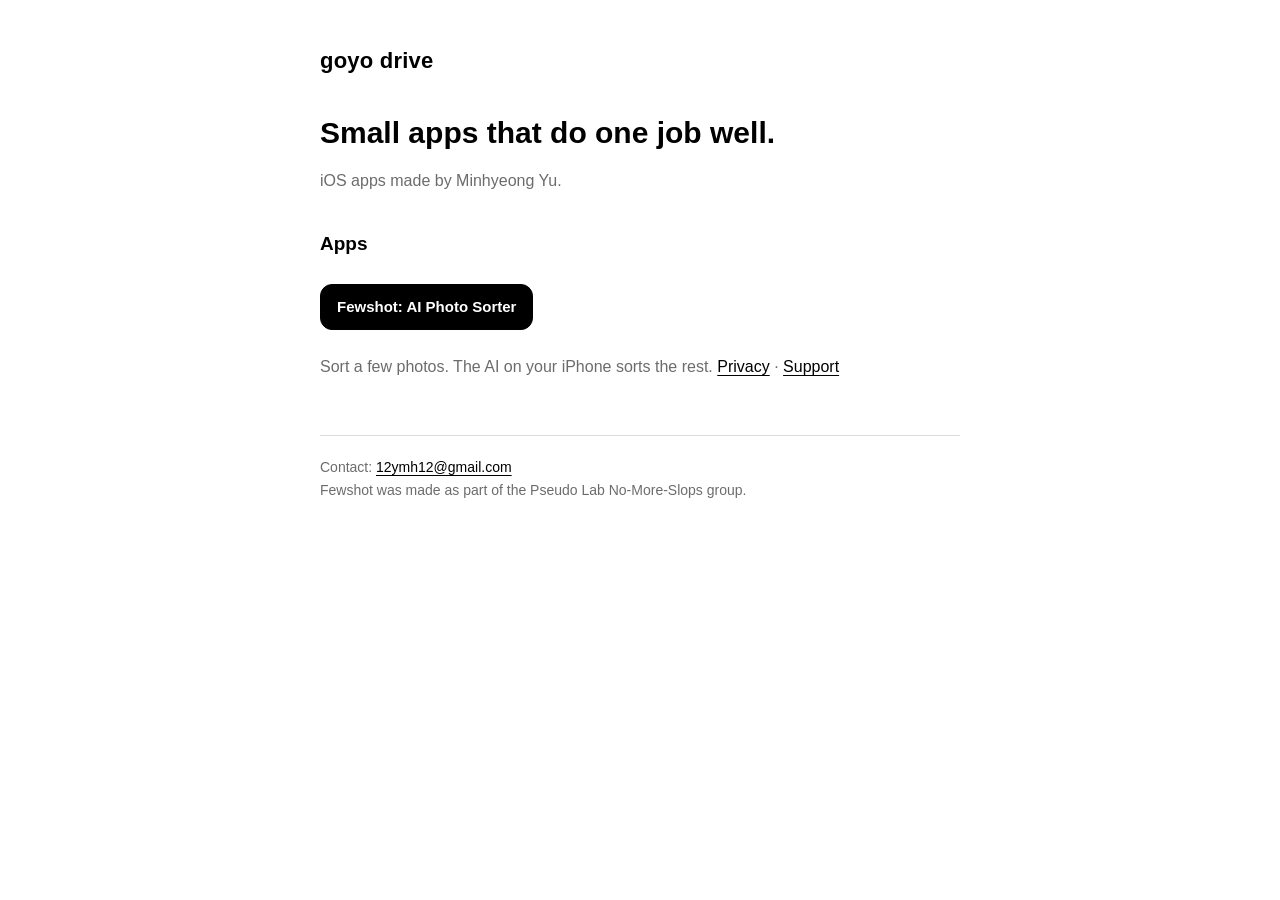
<file: index.html>
<!doctype html>
<html lang="en">
<head>
<meta charset="utf-8">
<meta name="viewport" content="width=device-width, initial-scale=1">
<title>goyo drive</title>
<meta name="description" content="Small iOS apps by goyo drive.">
<link rel="stylesheet" href="fewshot/style.css">
</head>
<body>
<main>
  <header><span class="wordmark">goyo drive</span></header>
  <h1>Small apps that do one job well.</h1>
  <p class="muted">iOS apps made by Minhyeong Yu.</p>

  <h2>Apps</h2>
  <div class="links">
    <a class="primary" href="fewshot/">Fewshot: AI Photo Sorter</a>
  </div>
  <p class="muted">Sort a few photos. The AI on your iPhone sorts the rest. <a href="fewshot/privacy/">Privacy</a> · <a href="fewshot/support/">Support</a></p>

  <footer>
    Contact: <a href="mailto:12ymh12@gmail.com">12ymh12@gmail.com</a><br>
    Fewshot was made as part of the Pseudo Lab No-More-Slops group.
  </footer>
</main>
</body>
</html>
</file>
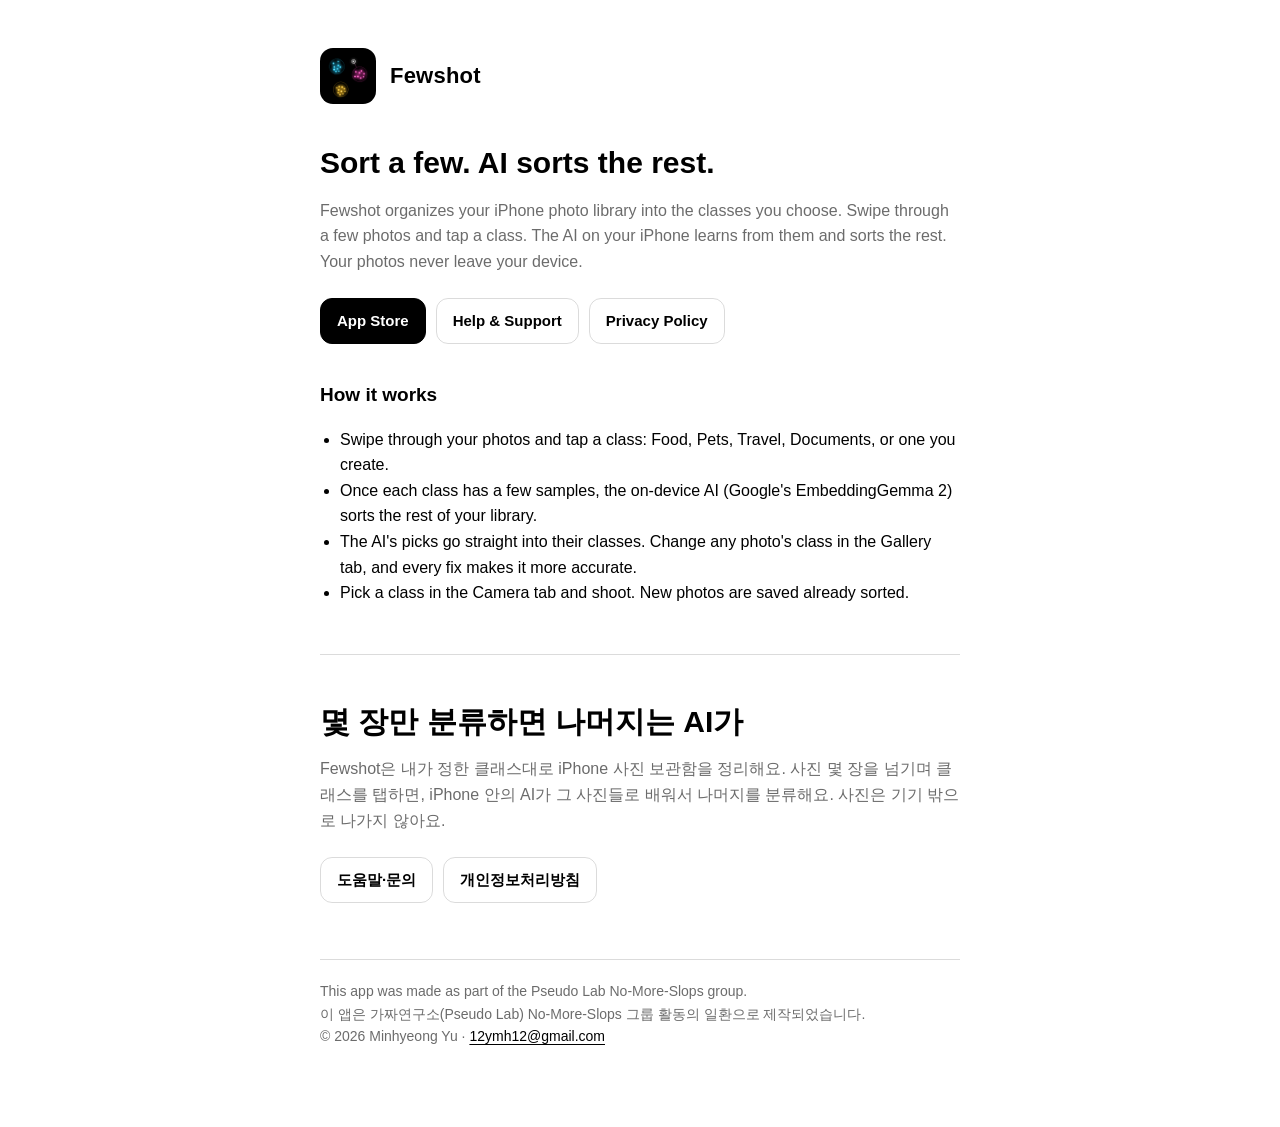
<file: albumate/index.html>
<!doctype html>
<html lang="en">
<head>
<meta charset="utf-8">
<meta name="viewport" content="width=device-width, initial-scale=1">
<title>Fewshot</title>
<!-- 앱 이름이 Albumate에서 Fewshot으로 바뀌었다. 옛 주소는 새 주소로 넘긴다. -->
<meta http-equiv="refresh" content="0; url=/fewshot/">
<link rel="canonical" href="https://goyo-drive.github.io/fewshot/">
</head>
<body><p><a href="/fewshot/">Moved to /fewshot/</a></p></body>
</html>
</file>
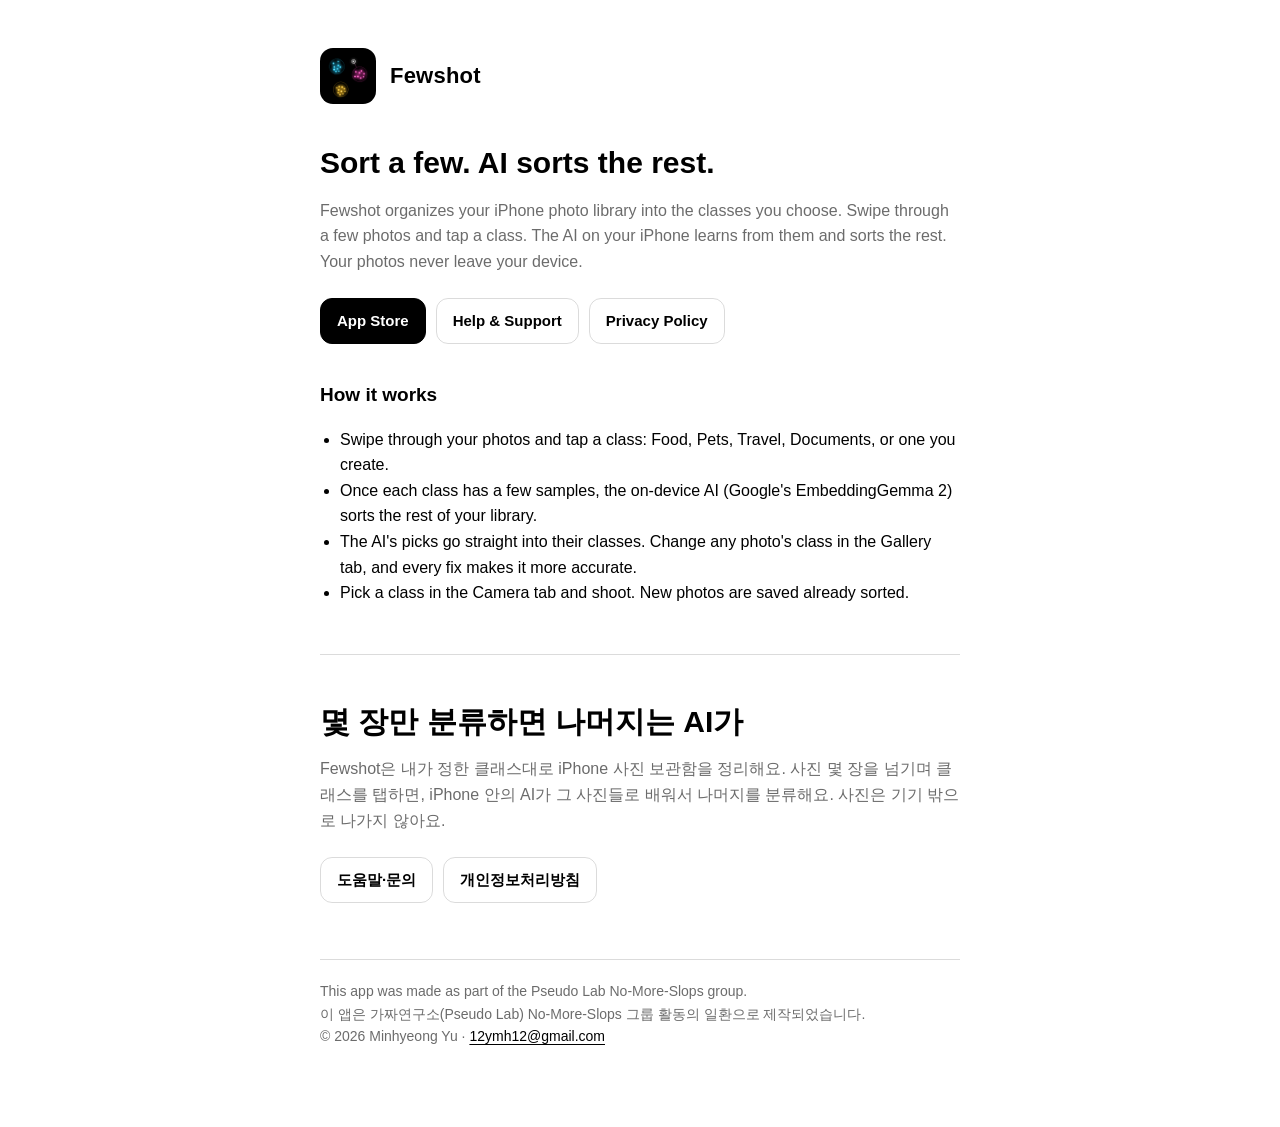
<file: fewshot/index.html>
<!doctype html>
<html lang="en">
<head>
<meta charset="utf-8">
<meta name="viewport" content="width=device-width, initial-scale=1">
<title>Fewshot: AI Photo Sorter</title>
<meta name="description" content="Sort a few photos. The AI on your iPhone sorts the rest. Your photos never leave your device.">
<link rel="stylesheet" href="style.css">
<link rel="icon" href="icon.png">
</head>
<body>
<main>
  <header><img src="icon.png" alt=""><span class="wordmark">Fewshot</span></header>

  <h1>Sort a few. AI sorts the rest.</h1>
  <p class="muted">Fewshot organizes your iPhone photo library into the classes you choose. Swipe through a few photos and tap a class. The AI on your iPhone learns from them and sorts the rest. Your photos never leave your device.</p>

  <div class="links">
    <a class="primary" href="#" id="app-store">App Store</a>
    <a href="support/">Help &amp; Support</a>
    <a href="privacy/">Privacy Policy</a>
  </div>

  <h2>How it works</h2>
  <ul>
    <li>Swipe through your photos and tap a class: Food, Pets, Travel, Documents, or one you create.</li>
    <li>Once each class has a few samples, the on-device AI (Google's EmbeddingGemma 2) sorts the rest of your library.</li>
    <li>The AI's picks go straight into their classes. Change any photo's class in the Gallery tab, and every fix makes it more accurate.</li>
    <li>Pick a class in the Camera tab and shoot. New photos are saved already sorted.</li>
  </ul>

  <hr>

  <div lang="ko">
    <h1>몇 장만 분류하면 나머지는 AI가</h1>
    <p class="muted">Fewshot은 내가 정한 클래스대로 iPhone 사진 보관함을 정리해요. 사진 몇 장을 넘기며 클래스를 탭하면, iPhone 안의 AI가 그 사진들로 배워서 나머지를 분류해요. 사진은 기기 밖으로 나가지 않아요.</p>
    <div class="links">
      <a href="support/#ko">도움말·문의</a>
      <a href="privacy/#ko">개인정보처리방침</a>
    </div>
  </div>

  <footer>
    This app was made as part of the Pseudo Lab No-More-Slops group.<br>
    이 앱은 가짜연구소(Pseudo Lab) No-More-Slops 그룹 활동의 일환으로 제작되었습니다.<br>
    © 2026 Minhyeong Yu · <a href="mailto:12ymh12@gmail.com">12ymh12@gmail.com</a>
  </footer>
</main>
</body>
</html>
</file>
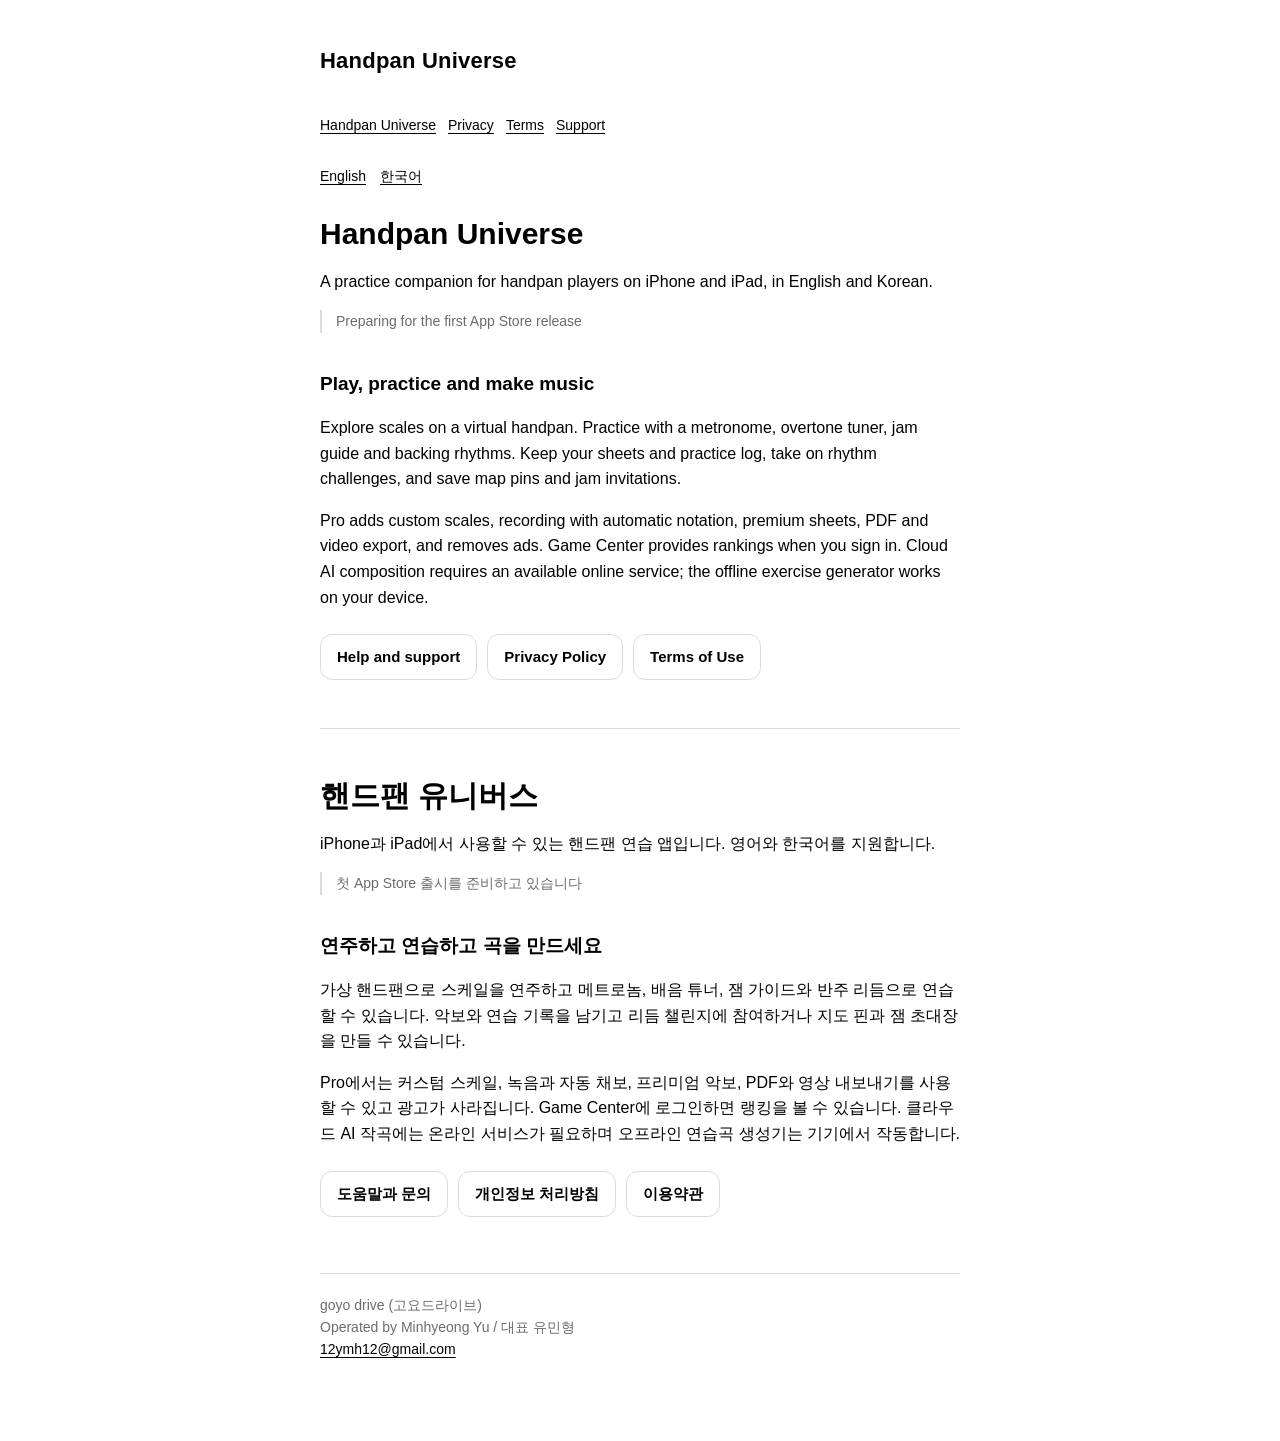
<file: handpan/index.html>
<!doctype html>
<html lang="en">
<head>
<meta charset="utf-8">
<meta name="viewport" content="width=device-width, initial-scale=1">
<title>Handpan Universe</title>
<link rel="stylesheet" href="style.css">
</head>
<body>
<main>
<header><a class="wordmark" href="./">Handpan Universe</a></header>
<nav class="site-nav"><a href="./">Handpan Universe</a><a href="privacy/">Privacy</a><a href="terms/">Terms</a><a href="support/">Support</a></nav>
<nav class="lang"><a href="#en">English</a><a href="#ko">한국어</a></nav>
<section id="en">
<h1>Handpan Universe</h1>
<p>A practice companion for handpan players on iPhone and iPad, in English and Korean.</p>
<p class="meta status">Preparing for the first App Store release</p>
<h2>Play, practice and make music</h2>
<p>Explore scales on a virtual handpan. Practice with a metronome, overtone tuner, jam guide and backing rhythms. Keep your sheets and practice log, take on rhythm challenges, and save map pins and jam invitations.</p>
<p>Pro adds custom scales, recording with automatic notation, premium sheets, PDF and video export, and removes ads. Game Center provides rankings when you sign in. Cloud AI composition requires an available online service; the offline exercise generator works on your device.</p>
<div class="links"><a href="support/">Help and support</a><a href="privacy/">Privacy Policy</a><a href="terms/">Terms of Use</a></div>
</section>
<hr>
<section id="ko" lang="ko">
<h1>핸드팬 유니버스</h1>
<p>iPhone과 iPad에서 사용할 수 있는 핸드팬 연습 앱입니다. 영어와 한국어를 지원합니다.</p>
<p class="meta status">첫 App Store 출시를 준비하고 있습니다</p>
<h2>연주하고 연습하고 곡을 만드세요</h2>
<p>가상 핸드팬으로 스케일을 연주하고 메트로놈, 배음 튜너, 잼 가이드와 반주 리듬으로 연습할 수 있습니다. 악보와 연습 기록을 남기고 리듬 챌린지에 참여하거나 지도 핀과 잼 초대장을 만들 수 있습니다.</p>
<p>Pro에서는 커스텀 스케일, 녹음과 자동 채보, 프리미엄 악보, PDF와 영상 내보내기를 사용할 수 있고 광고가 사라집니다. Game Center에 로그인하면 랭킹을 볼 수 있습니다. 클라우드 AI 작곡에는 온라인 서비스가 필요하며 오프라인 연습곡 생성기는 기기에서 작동합니다.</p>
<div class="links"><a href="support/#ko">도움말과 문의</a><a href="privacy/#ko">개인정보 처리방침</a><a href="terms/#ko">이용약관</a></div>
</section>
<footer>goyo drive (고요드라이브)<br>Operated by Minhyeong Yu / 대표 유민형<br><a href="mailto:12ymh12@gmail.com">12ymh12@gmail.com</a></footer>
</main>
</body>
</html>
</file>
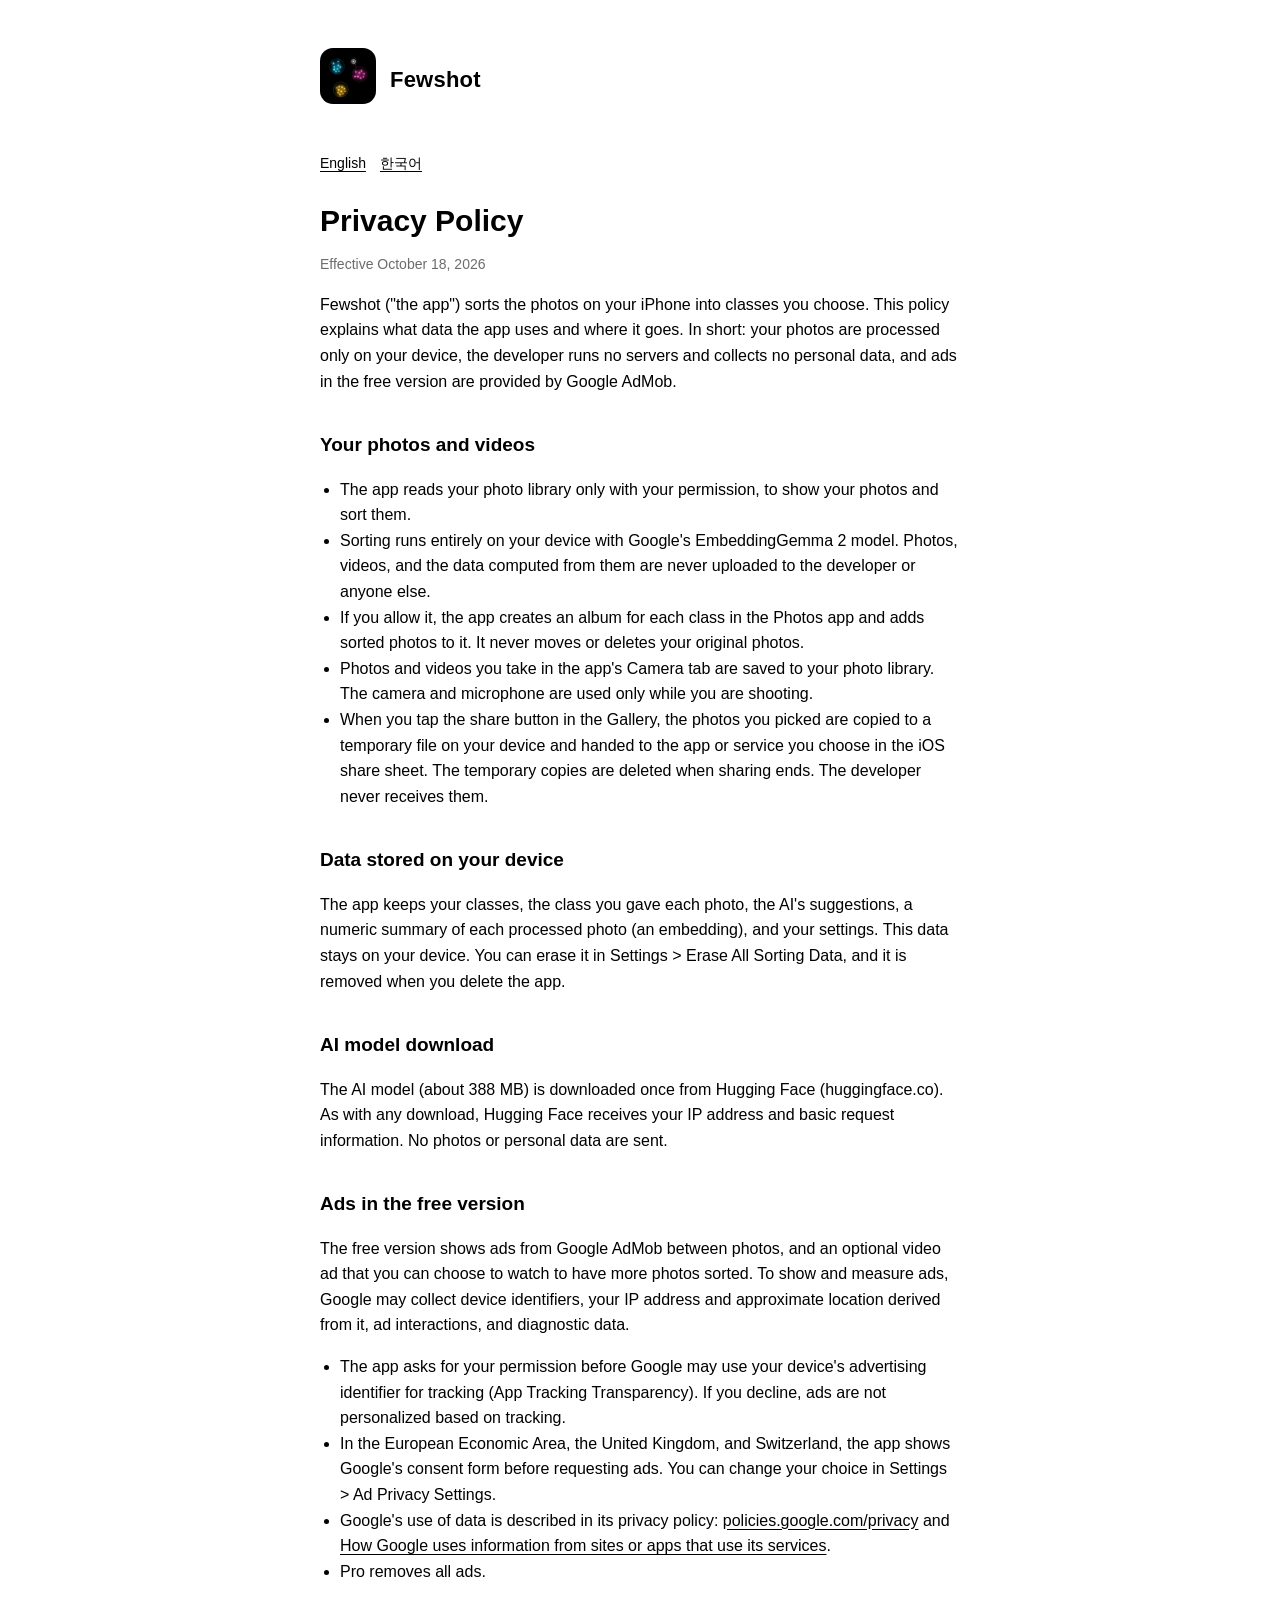
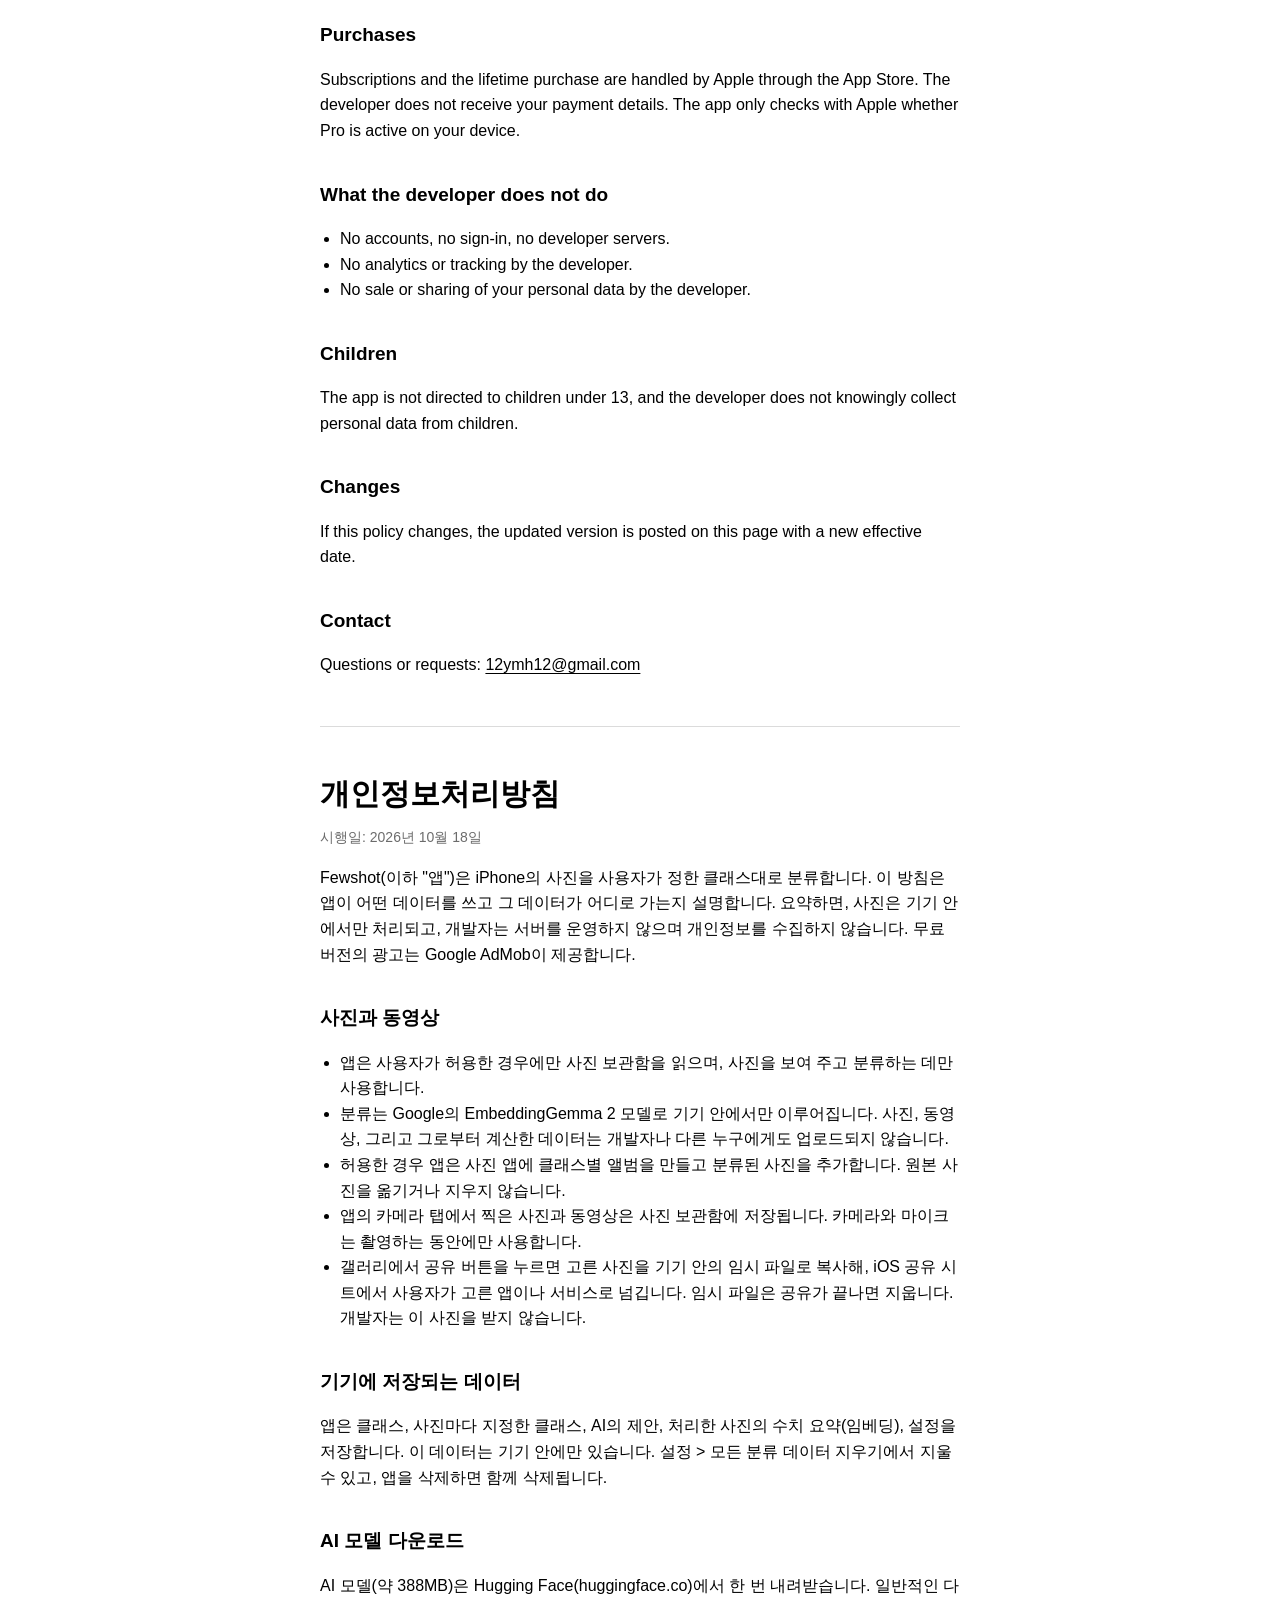
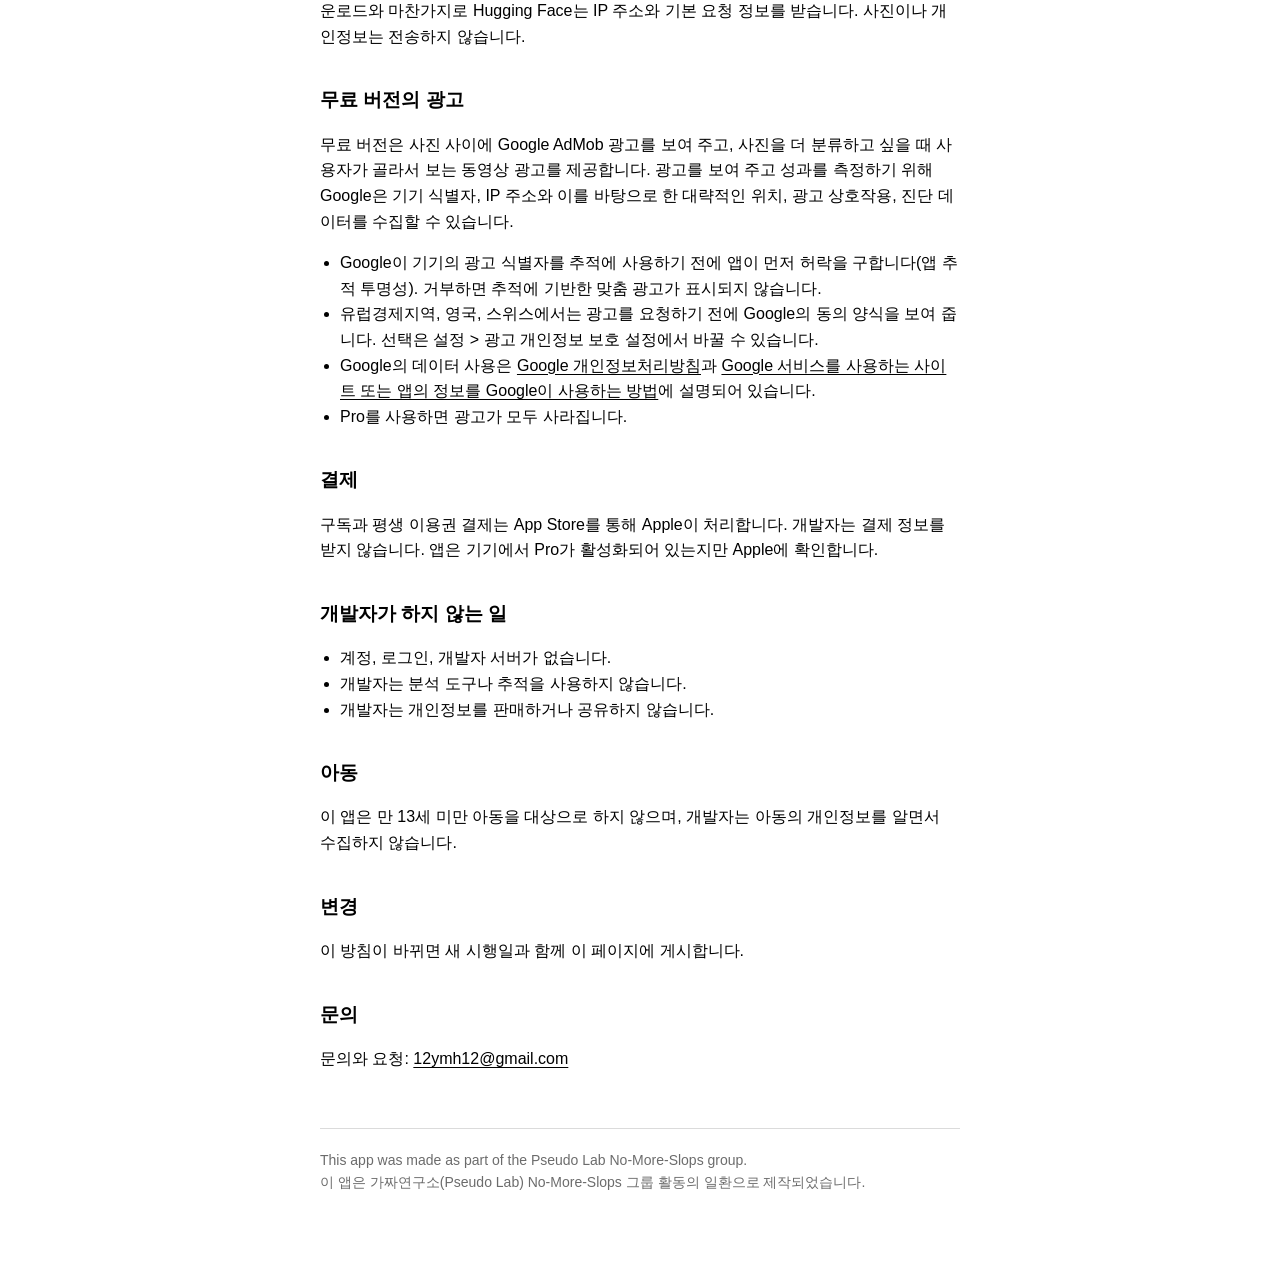
<file: albumate/privacy/index.html>
<!doctype html>
<html lang="en">
<head>
<meta charset="utf-8">
<meta name="viewport" content="width=device-width, initial-scale=1">
<title>Fewshot</title>
<!-- 앱 이름이 Albumate에서 Fewshot으로 바뀌었다. 옛 주소는 새 주소로 넘긴다. -->
<meta http-equiv="refresh" content="0; url=/fewshot/privacy/">
<link rel="canonical" href="https://goyo-drive.github.io/fewshot/privacy/">
</head>
<body><p><a href="/fewshot/privacy/">Moved to /fewshot/privacy/</a></p></body>
</html>
</file>
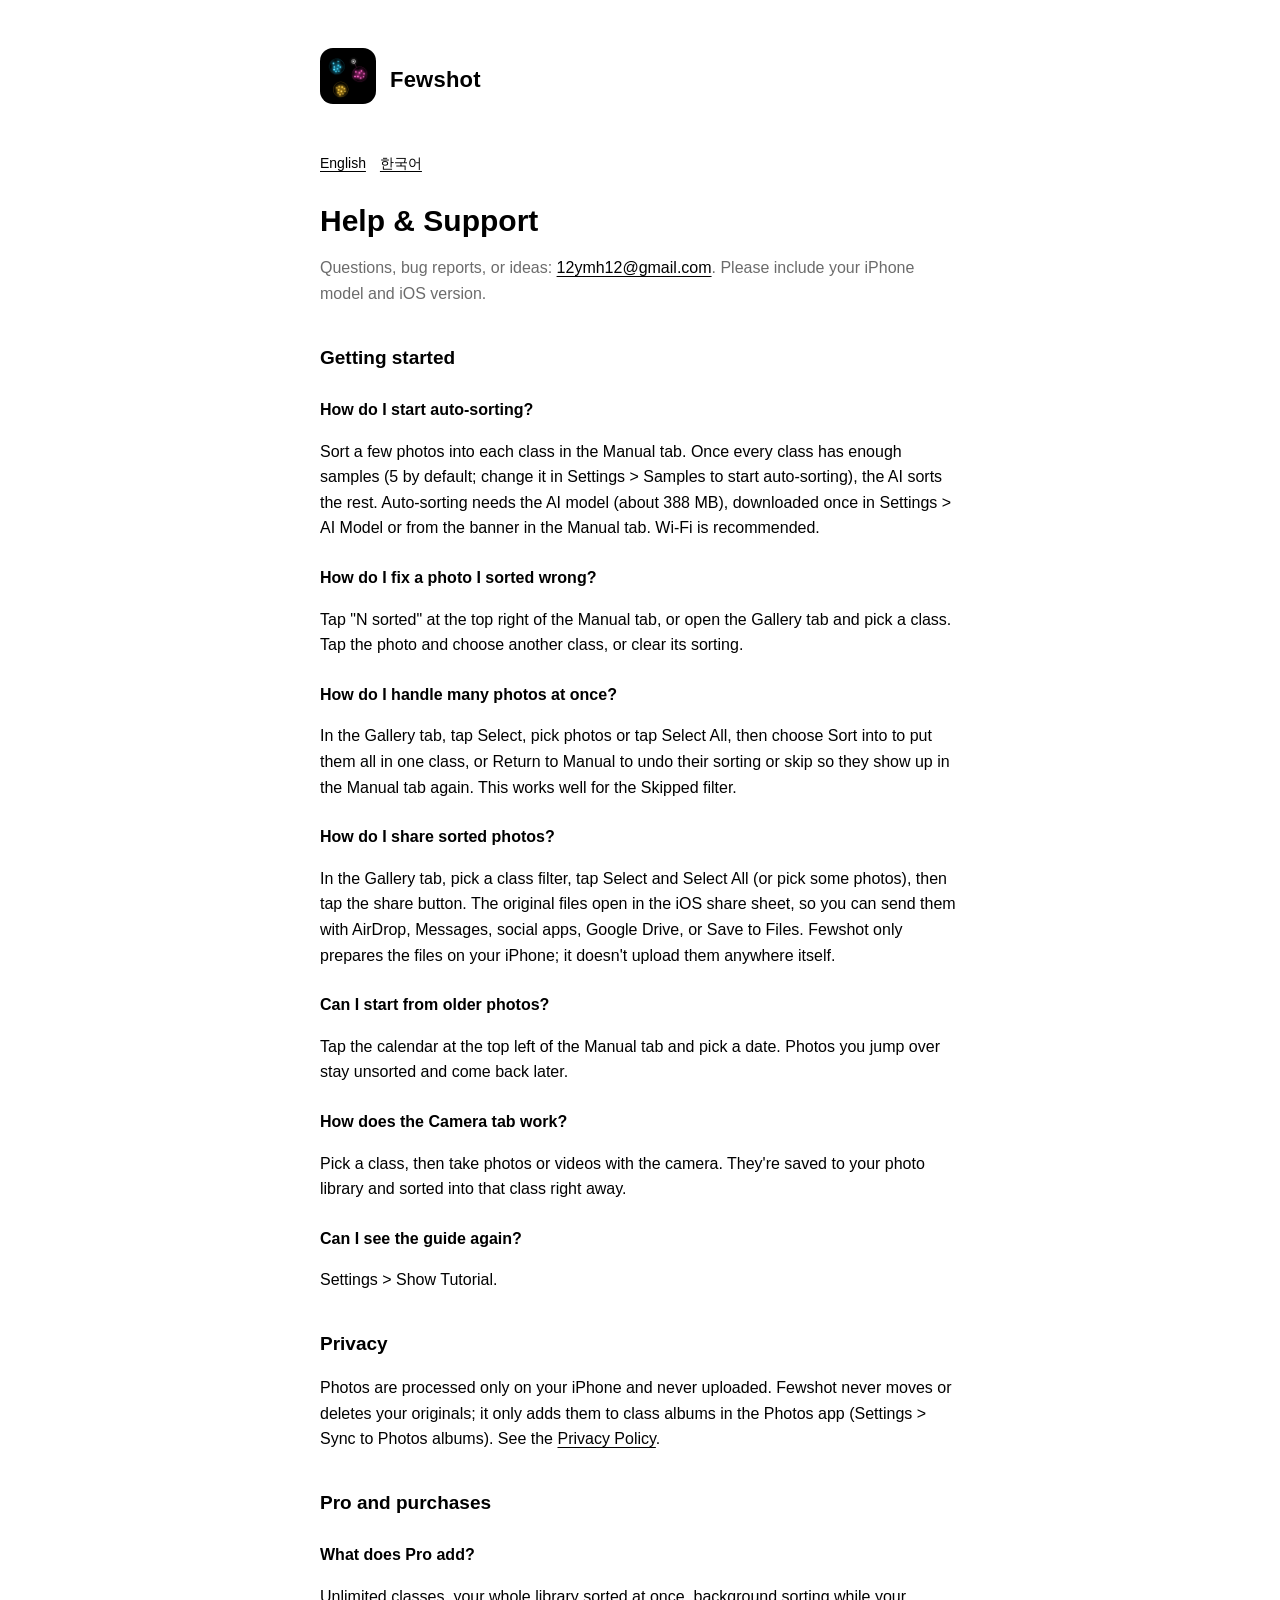
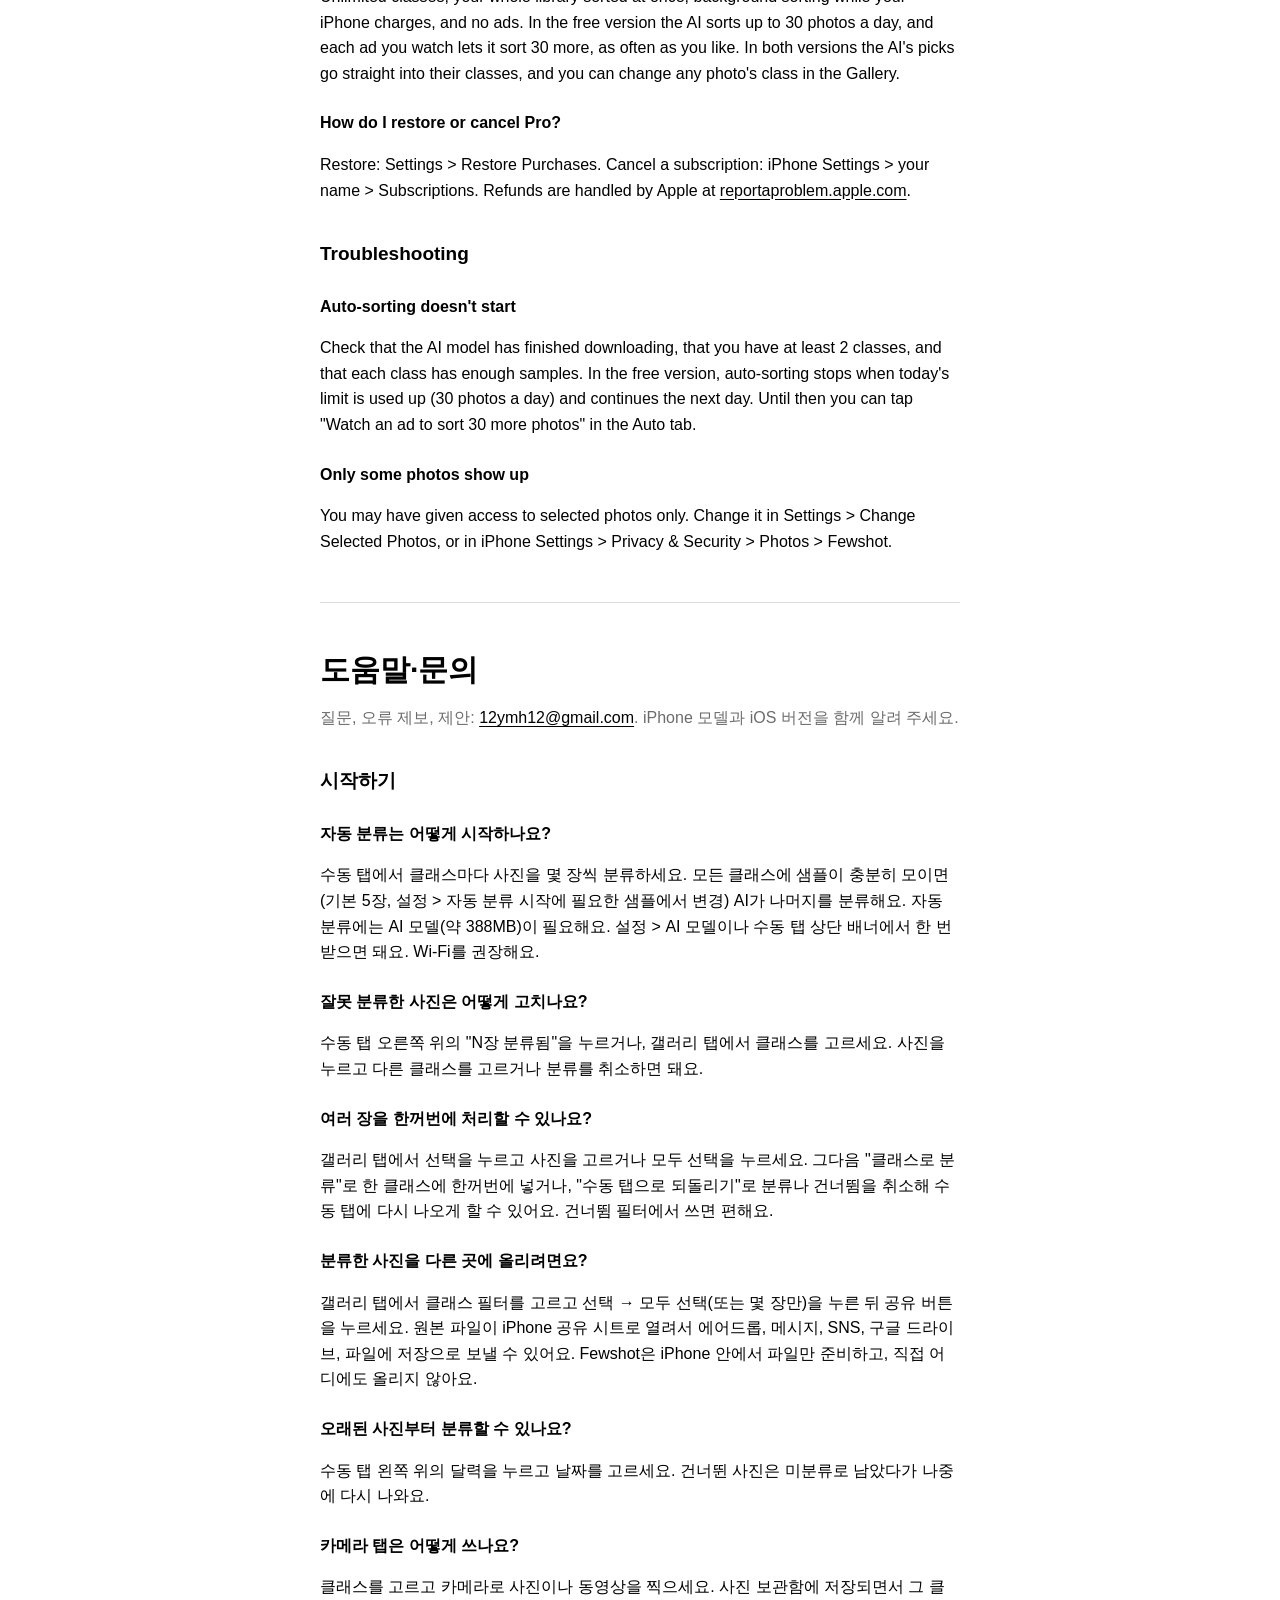
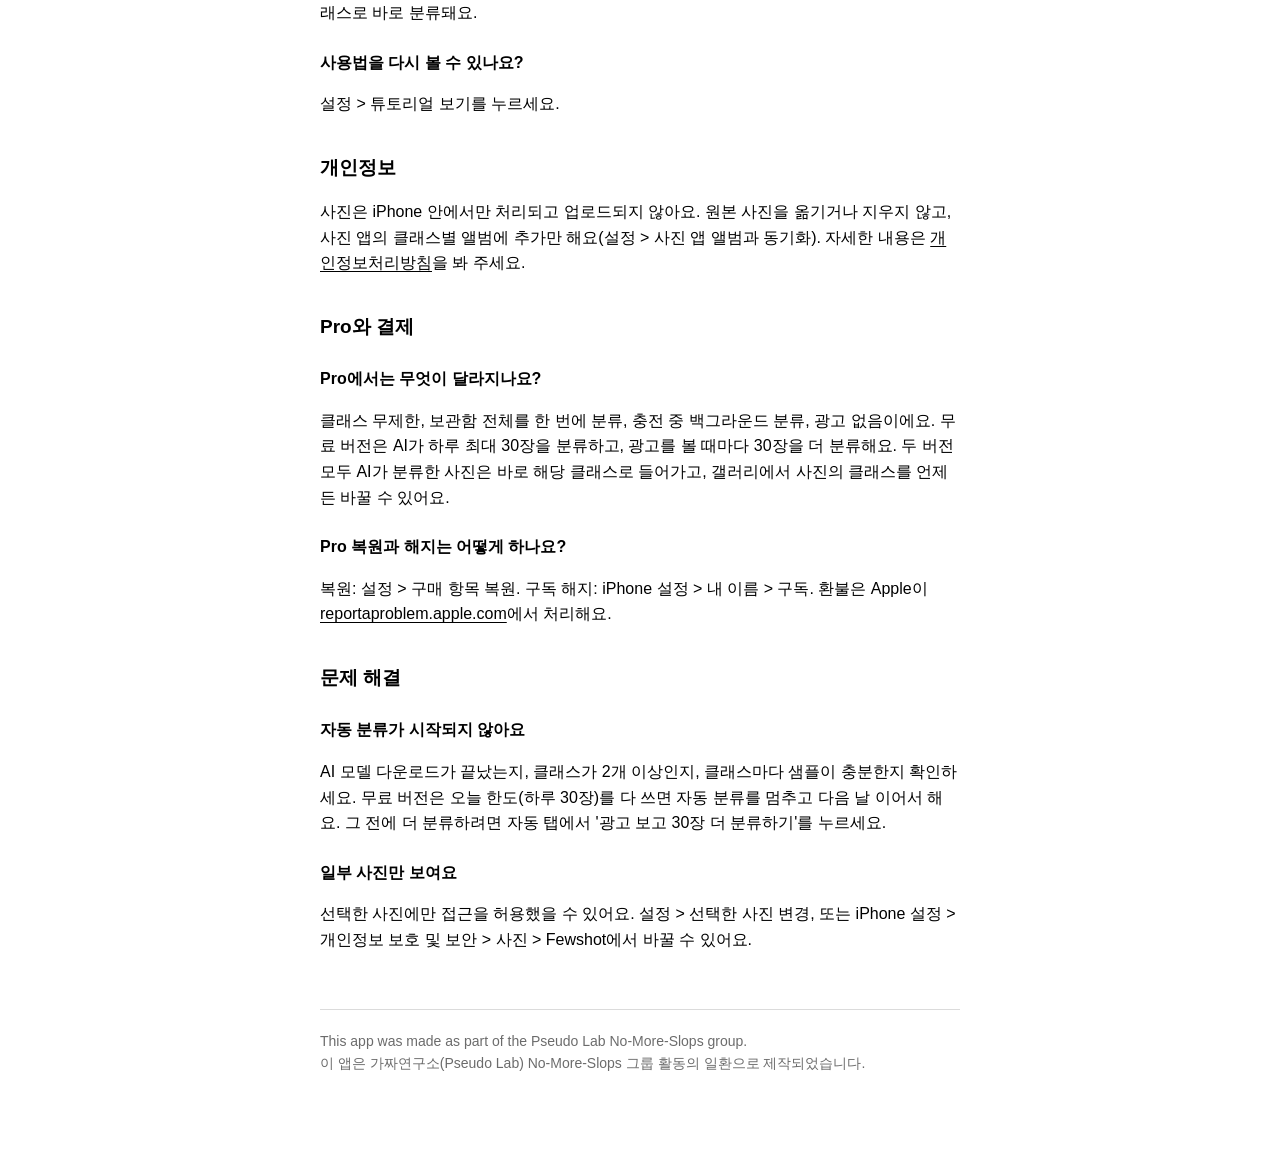
<file: albumate/support/index.html>
<!doctype html>
<html lang="en">
<head>
<meta charset="utf-8">
<meta name="viewport" content="width=device-width, initial-scale=1">
<title>Fewshot</title>
<!-- 앱 이름이 Albumate에서 Fewshot으로 바뀌었다. 옛 주소는 새 주소로 넘긴다. -->
<meta http-equiv="refresh" content="0; url=/fewshot/support/">
<link rel="canonical" href="https://goyo-drive.github.io/fewshot/support/">
</head>
<body><p><a href="/fewshot/support/">Moved to /fewshot/support/</a></p></body>
</html>
</file>
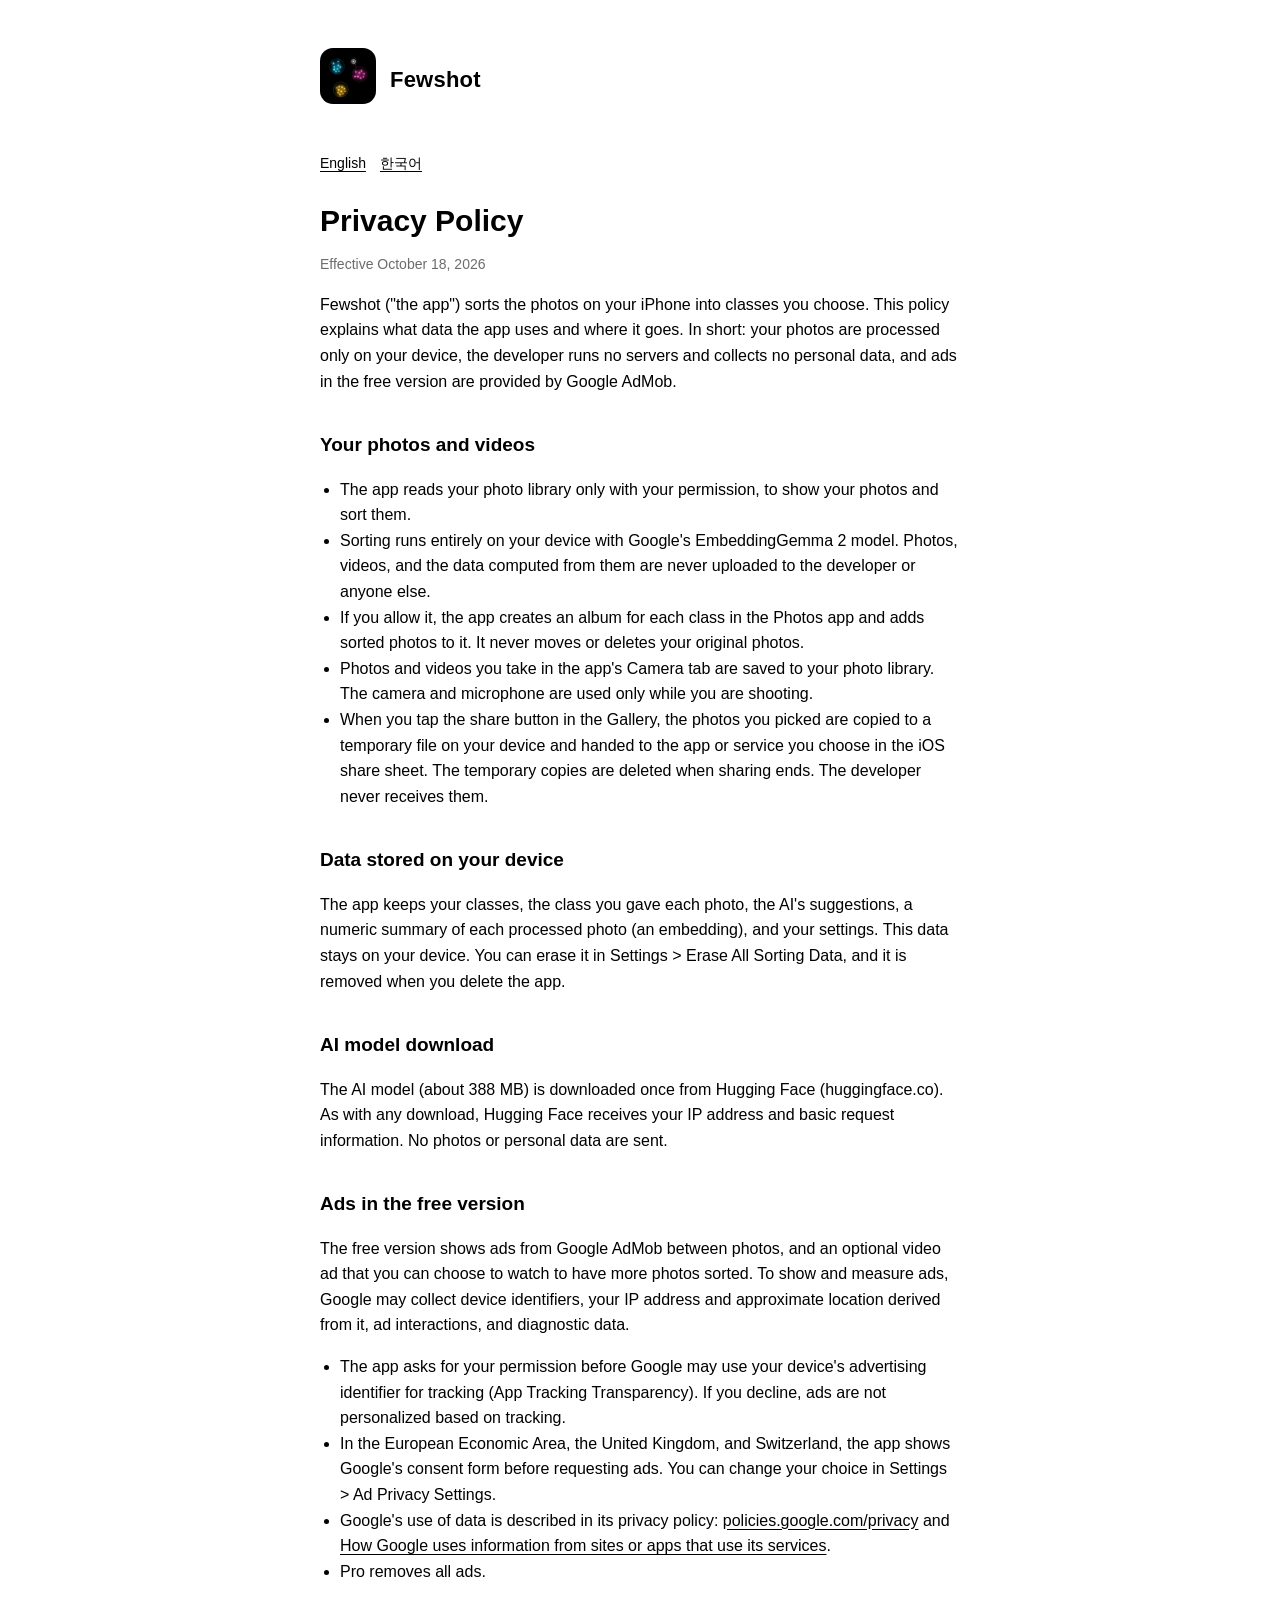
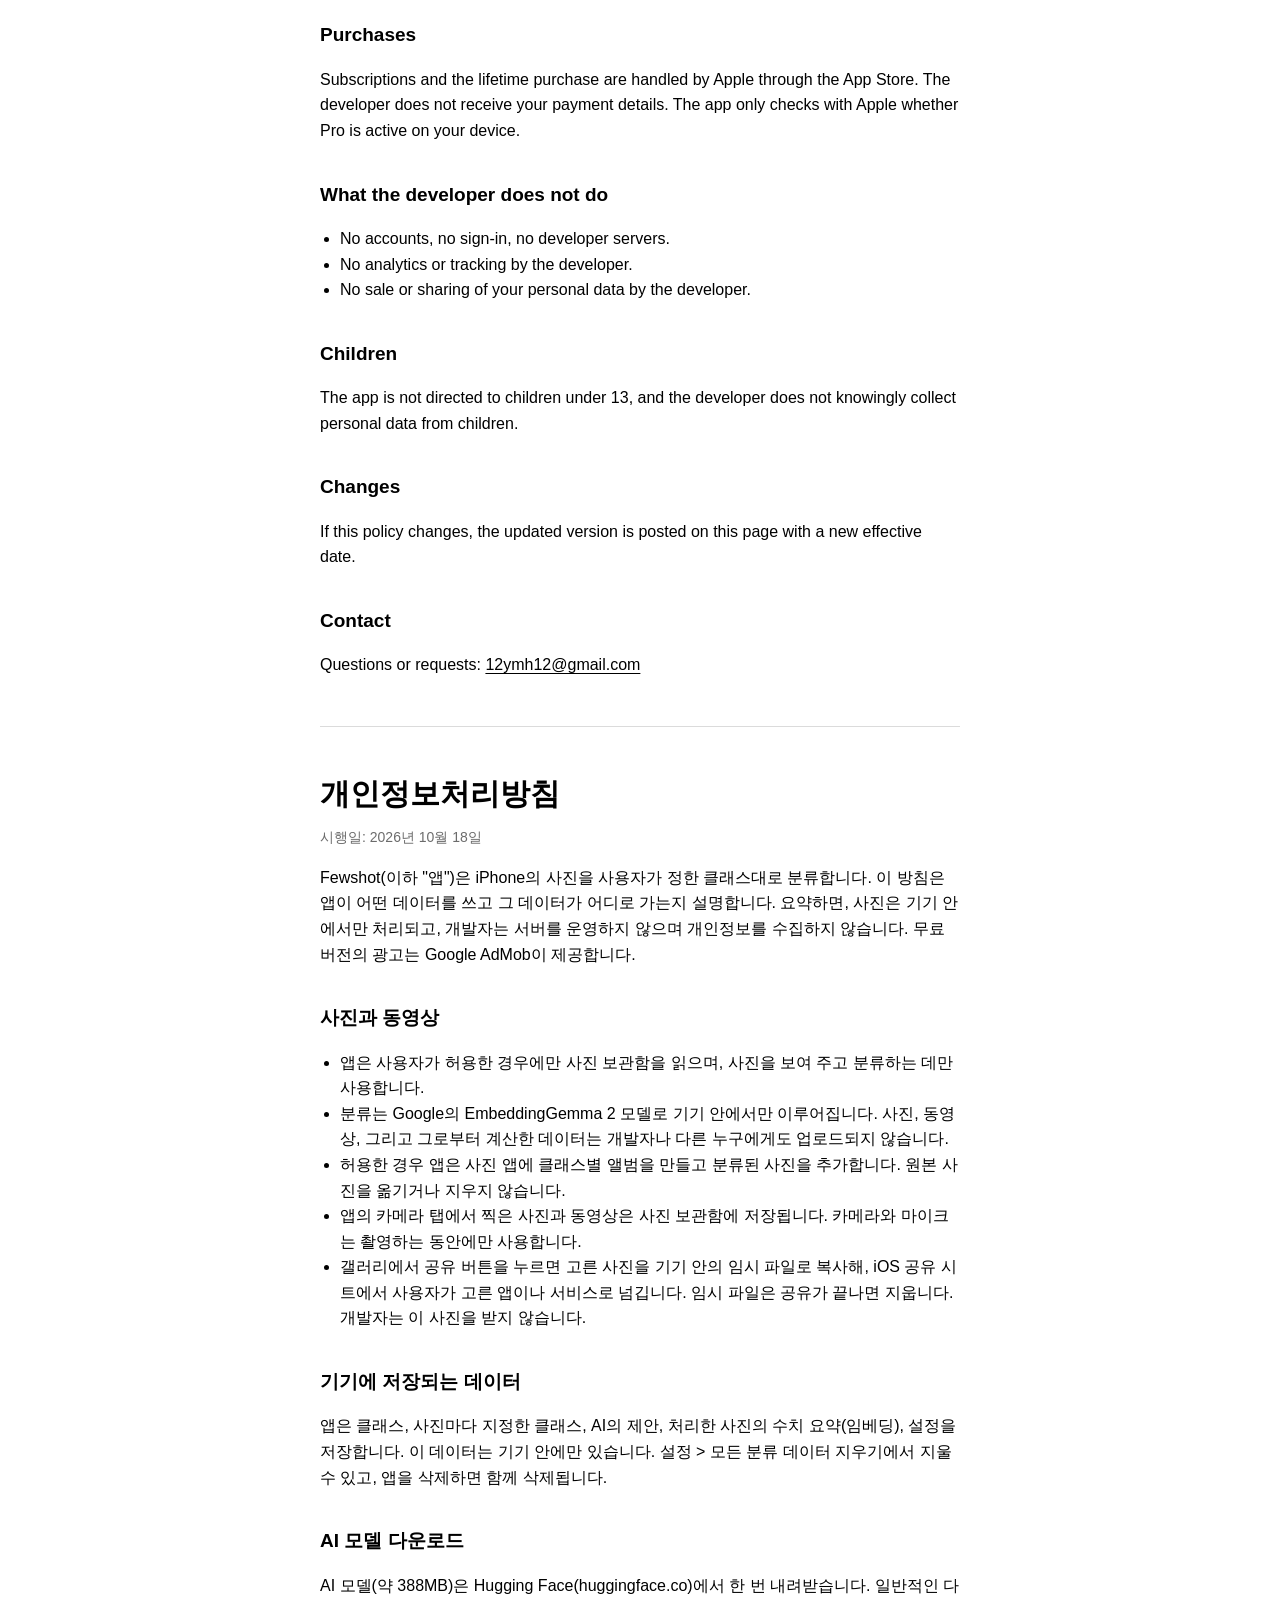
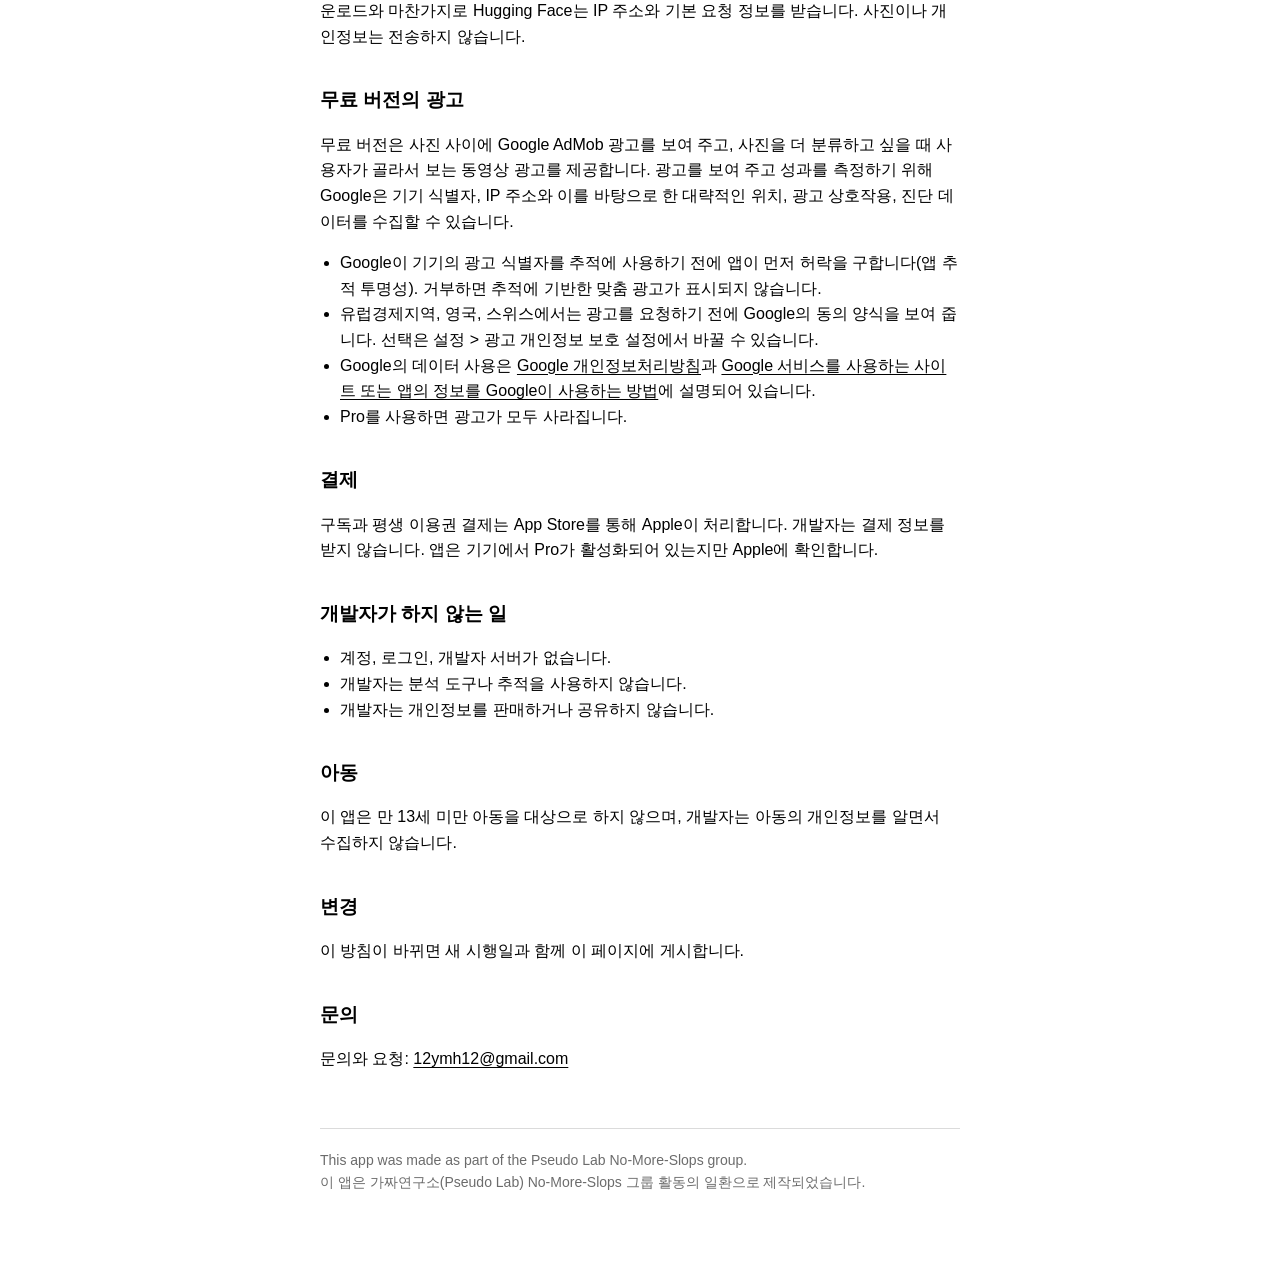
<file: fewshot/privacy/index.html>
<!doctype html>
<html lang="en">
<head>
<meta charset="utf-8">
<meta name="viewport" content="width=device-width, initial-scale=1">
<title>Privacy Policy · Fewshot</title>
<link rel="stylesheet" href="../style.css">
<link rel="icon" href="../icon.png">
</head>
<body>
<main>
  <header><a href="../"><img src="../icon.png" alt=""></a><a href="../" class="wordmark">Fewshot</a></header>
  <nav class="lang"><a href="#en">English</a><a href="#ko">한국어</a></nav>

  <section id="en">
    <h1>Privacy Policy</h1>
    <p class="meta">Effective October 18, 2026</p>

    <p>Fewshot ("the app") sorts the photos on your iPhone into classes you choose. This policy explains what data the app uses and where it goes. In short: your photos are processed only on your device, the developer runs no servers and collects no personal data, and ads in the free version are provided by Google AdMob.</p>

    <h2>Your photos and videos</h2>
    <ul>
      <li>The app reads your photo library only with your permission, to show your photos and sort them.</li>
      <li>Sorting runs entirely on your device with Google's EmbeddingGemma 2 model. Photos, videos, and the data computed from them are never uploaded to the developer or anyone else.</li>
      <li>If you allow it, the app creates an album for each class in the Photos app and adds sorted photos to it. It never moves or deletes your original photos.</li>
      <li>Photos and videos you take in the app's Camera tab are saved to your photo library. The camera and microphone are used only while you are shooting.</li>
      <li>When you tap the share button in the Gallery, the photos you picked are copied to a temporary file on your device and handed to the app or service you choose in the iOS share sheet. The temporary copies are deleted when sharing ends. The developer never receives them.</li>
    </ul>

    <h2>Data stored on your device</h2>
    <p>The app keeps your classes, the class you gave each photo, the AI's suggestions, a numeric summary of each processed photo (an embedding), and your settings. This data stays on your device. You can erase it in Settings &gt; Erase All Sorting Data, and it is removed when you delete the app.</p>

    <h2>AI model download</h2>
    <p>The AI model (about 388 MB) is downloaded once from Hugging Face (huggingface.co). As with any download, Hugging Face receives your IP address and basic request information. No photos or personal data are sent.</p>

    <h2>Ads in the free version</h2>
    <p>The free version shows ads from Google AdMob between photos, and an optional video ad that you can choose to watch to have more photos sorted. To show and measure ads, Google may collect device identifiers, your IP address and approximate location derived from it, ad interactions, and diagnostic data.</p>
    <ul>
      <li>The app asks for your permission before Google may use your device's advertising identifier for tracking (App Tracking Transparency). If you decline, ads are not personalized based on tracking.</li>
      <li>In the European Economic Area, the United Kingdom, and Switzerland, the app shows Google's consent form before requesting ads. You can change your choice in Settings &gt; Ad Privacy Settings.</li>
      <li>Google's use of data is described in its privacy policy: <a href="https://policies.google.com/privacy">policies.google.com/privacy</a> and <a href="https://policies.google.com/technologies/partner-sites">How Google uses information from sites or apps that use its services</a>.</li>
      <li>Pro removes all ads.</li>
    </ul>

    <h2>Purchases</h2>
    <p>Subscriptions and the lifetime purchase are handled by Apple through the App Store. The developer does not receive your payment details. The app only checks with Apple whether Pro is active on your device.</p>

    <h2>What the developer does not do</h2>
    <ul>
      <li>No accounts, no sign-in, no developer servers.</li>
      <li>No analytics or tracking by the developer.</li>
      <li>No sale or sharing of your personal data by the developer.</li>
    </ul>

    <h2>Children</h2>
    <p>The app is not directed to children under 13, and the developer does not knowingly collect personal data from children.</p>

    <h2>Changes</h2>
    <p>If this policy changes, the updated version is posted on this page with a new effective date.</p>

    <h2>Contact</h2>
    <p>Questions or requests: <a href="mailto:12ymh12@gmail.com">12ymh12@gmail.com</a></p>
  </section>

  <hr>

  <section id="ko" lang="ko">
    <h1>개인정보처리방침</h1>
    <p class="meta">시행일: 2026년 10월 18일</p>

    <p>Fewshot(이하 "앱")은 iPhone의 사진을 사용자가 정한 클래스대로 분류합니다. 이 방침은 앱이 어떤 데이터를 쓰고 그 데이터가 어디로 가는지 설명합니다. 요약하면, 사진은 기기 안에서만 처리되고, 개발자는 서버를 운영하지 않으며 개인정보를 수집하지 않습니다. 무료 버전의 광고는 Google AdMob이 제공합니다.</p>

    <h2>사진과 동영상</h2>
    <ul>
      <li>앱은 사용자가 허용한 경우에만 사진 보관함을 읽으며, 사진을 보여 주고 분류하는 데만 사용합니다.</li>
      <li>분류는 Google의 EmbeddingGemma 2 모델로 기기 안에서만 이루어집니다. 사진, 동영상, 그리고 그로부터 계산한 데이터는 개발자나 다른 누구에게도 업로드되지 않습니다.</li>
      <li>허용한 경우 앱은 사진 앱에 클래스별 앨범을 만들고 분류된 사진을 추가합니다. 원본 사진을 옮기거나 지우지 않습니다.</li>
      <li>앱의 카메라 탭에서 찍은 사진과 동영상은 사진 보관함에 저장됩니다. 카메라와 마이크는 촬영하는 동안에만 사용합니다.</li>
      <li>갤러리에서 공유 버튼을 누르면 고른 사진을 기기 안의 임시 파일로 복사해, iOS 공유 시트에서 사용자가 고른 앱이나 서비스로 넘깁니다. 임시 파일은 공유가 끝나면 지웁니다. 개발자는 이 사진을 받지 않습니다.</li>
    </ul>

    <h2>기기에 저장되는 데이터</h2>
    <p>앱은 클래스, 사진마다 지정한 클래스, AI의 제안, 처리한 사진의 수치 요약(임베딩), 설정을 저장합니다. 이 데이터는 기기 안에만 있습니다. 설정 &gt; 모든 분류 데이터 지우기에서 지울 수 있고, 앱을 삭제하면 함께 삭제됩니다.</p>

    <h2>AI 모델 다운로드</h2>
    <p>AI 모델(약 388MB)은 Hugging Face(huggingface.co)에서 한 번 내려받습니다. 일반적인 다운로드와 마찬가지로 Hugging Face는 IP 주소와 기본 요청 정보를 받습니다. 사진이나 개인정보는 전송하지 않습니다.</p>

    <h2>무료 버전의 광고</h2>
    <p>무료 버전은 사진 사이에 Google AdMob 광고를 보여 주고, 사진을 더 분류하고 싶을 때 사용자가 골라서 보는 동영상 광고를 제공합니다. 광고를 보여 주고 성과를 측정하기 위해 Google은 기기 식별자, IP 주소와 이를 바탕으로 한 대략적인 위치, 광고 상호작용, 진단 데이터를 수집할 수 있습니다.</p>
    <ul>
      <li>Google이 기기의 광고 식별자를 추적에 사용하기 전에 앱이 먼저 허락을 구합니다(앱 추적 투명성). 거부하면 추적에 기반한 맞춤 광고가 표시되지 않습니다.</li>
      <li>유럽경제지역, 영국, 스위스에서는 광고를 요청하기 전에 Google의 동의 양식을 보여 줍니다. 선택은 설정 &gt; 광고 개인정보 보호 설정에서 바꿀 수 있습니다.</li>
      <li>Google의 데이터 사용은 <a href="https://policies.google.com/privacy">Google 개인정보처리방침</a>과 <a href="https://policies.google.com/technologies/partner-sites">Google 서비스를 사용하는 사이트 또는 앱의 정보를 Google이 사용하는 방법</a>에 설명되어 있습니다.</li>
      <li>Pro를 사용하면 광고가 모두 사라집니다.</li>
    </ul>

    <h2>결제</h2>
    <p>구독과 평생 이용권 결제는 App Store를 통해 Apple이 처리합니다. 개발자는 결제 정보를 받지 않습니다. 앱은 기기에서 Pro가 활성화되어 있는지만 Apple에 확인합니다.</p>

    <h2>개발자가 하지 않는 일</h2>
    <ul>
      <li>계정, 로그인, 개발자 서버가 없습니다.</li>
      <li>개발자는 분석 도구나 추적을 사용하지 않습니다.</li>
      <li>개발자는 개인정보를 판매하거나 공유하지 않습니다.</li>
    </ul>

    <h2>아동</h2>
    <p>이 앱은 만 13세 미만 아동을 대상으로 하지 않으며, 개발자는 아동의 개인정보를 알면서 수집하지 않습니다.</p>

    <h2>변경</h2>
    <p>이 방침이 바뀌면 새 시행일과 함께 이 페이지에 게시합니다.</p>

    <h2>문의</h2>
    <p>문의와 요청: <a href="mailto:12ymh12@gmail.com">12ymh12@gmail.com</a></p>
  </section>

  <footer>
    This app was made as part of the Pseudo Lab No-More-Slops group.<br>
    이 앱은 가짜연구소(Pseudo Lab) No-More-Slops 그룹 활동의 일환으로 제작되었습니다.
  </footer>
</main>
</body>
</html>
</file>
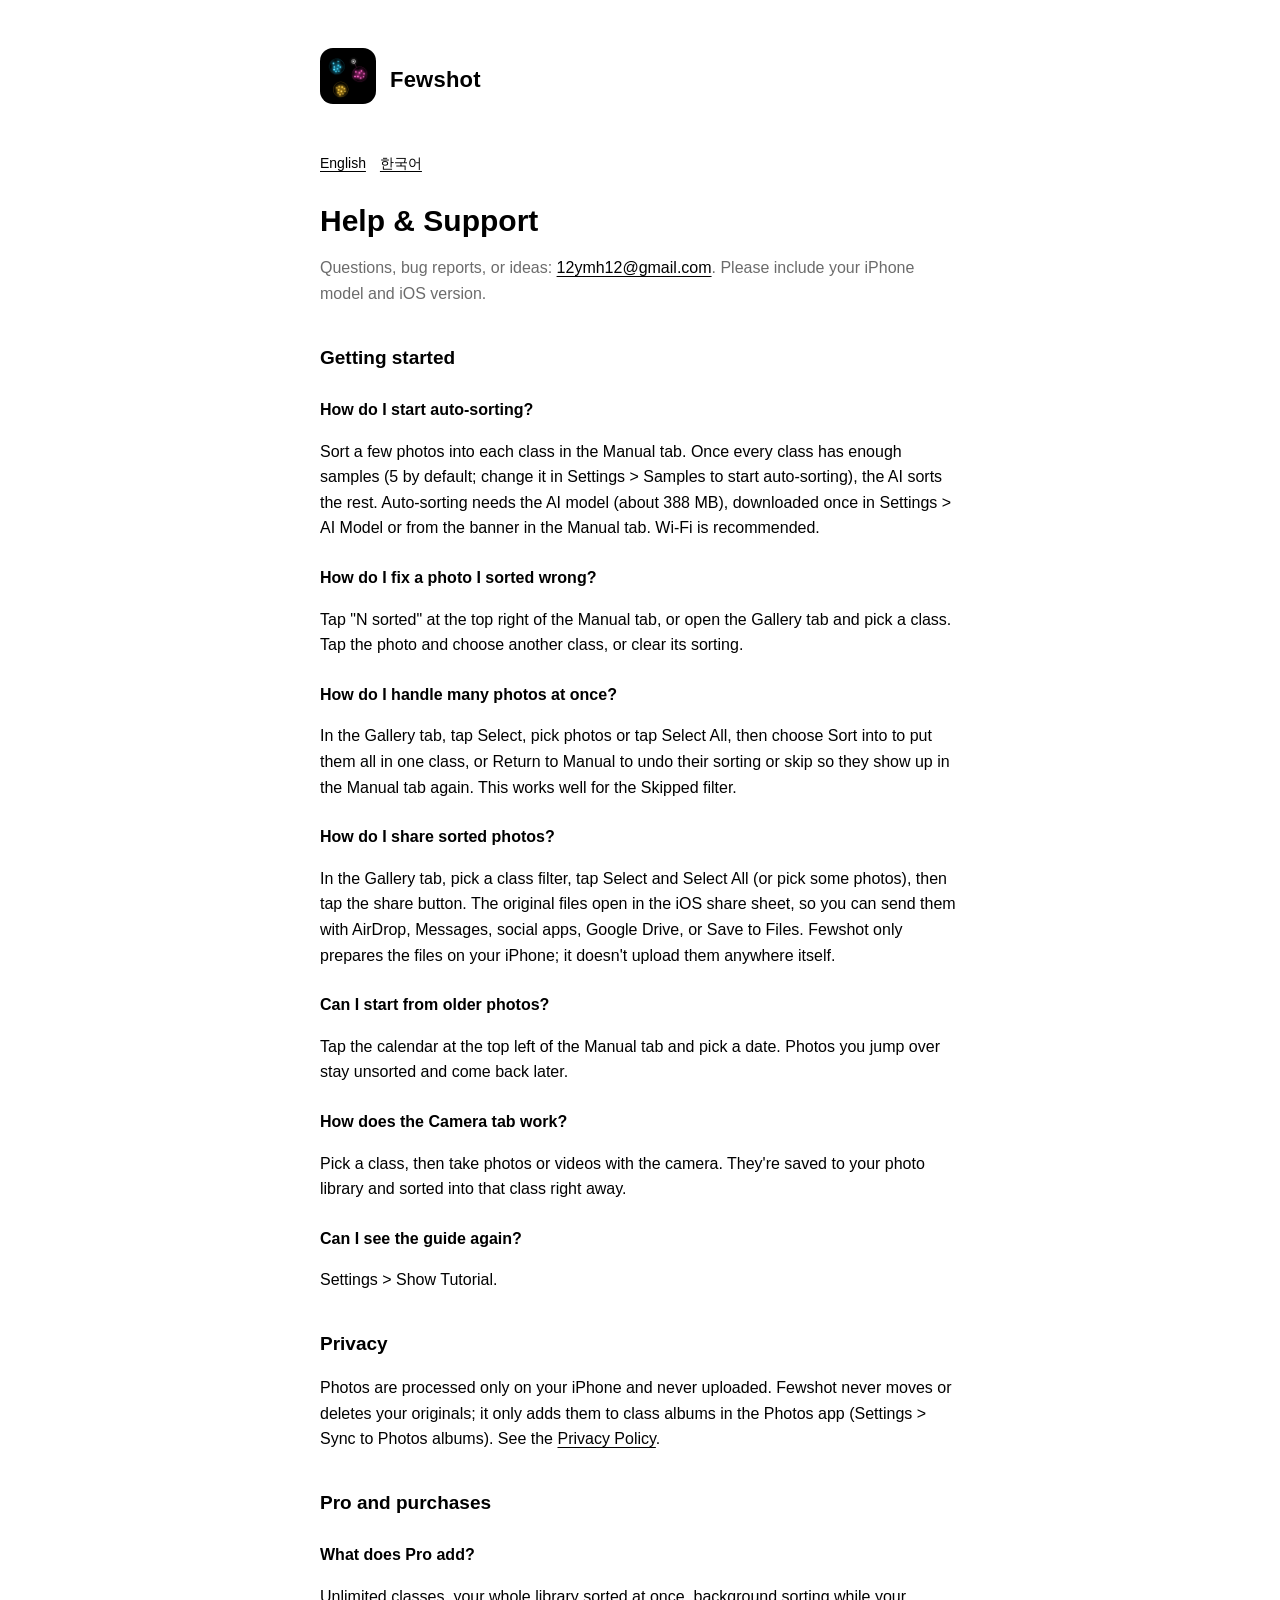
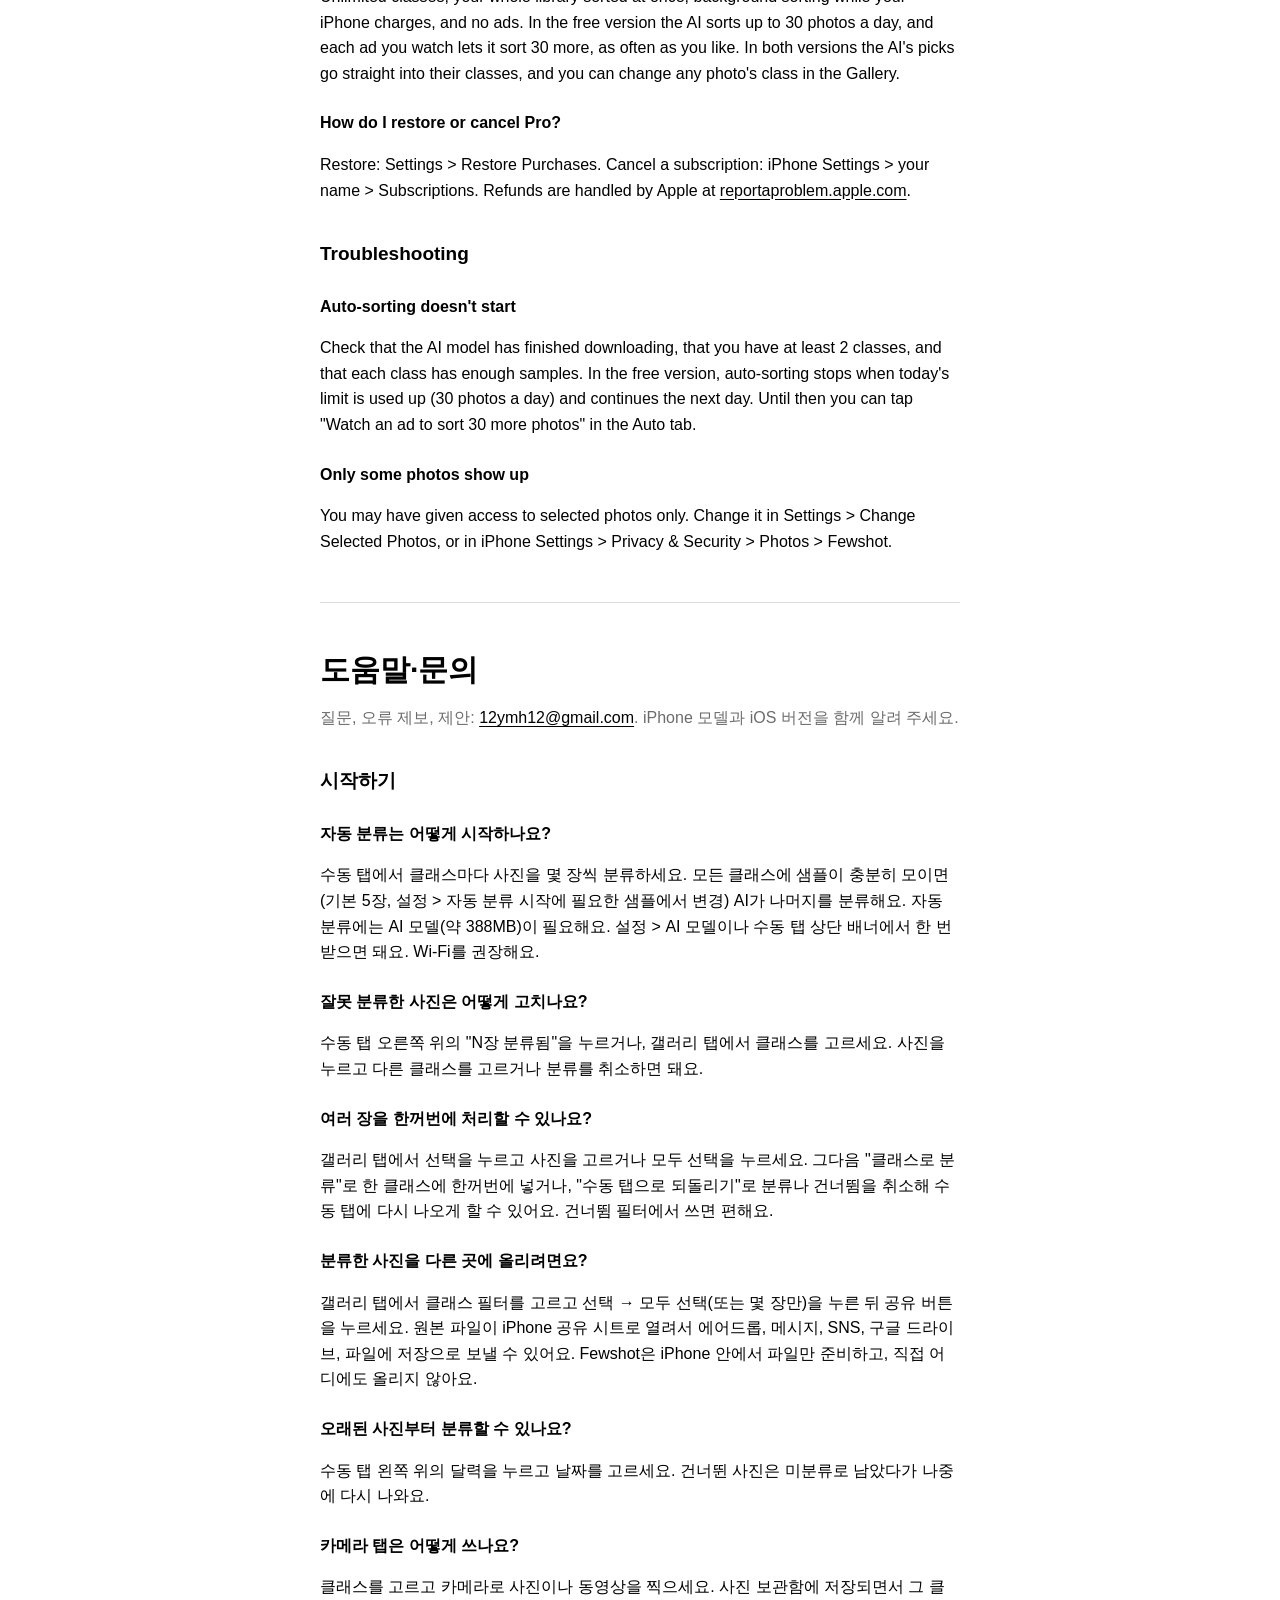
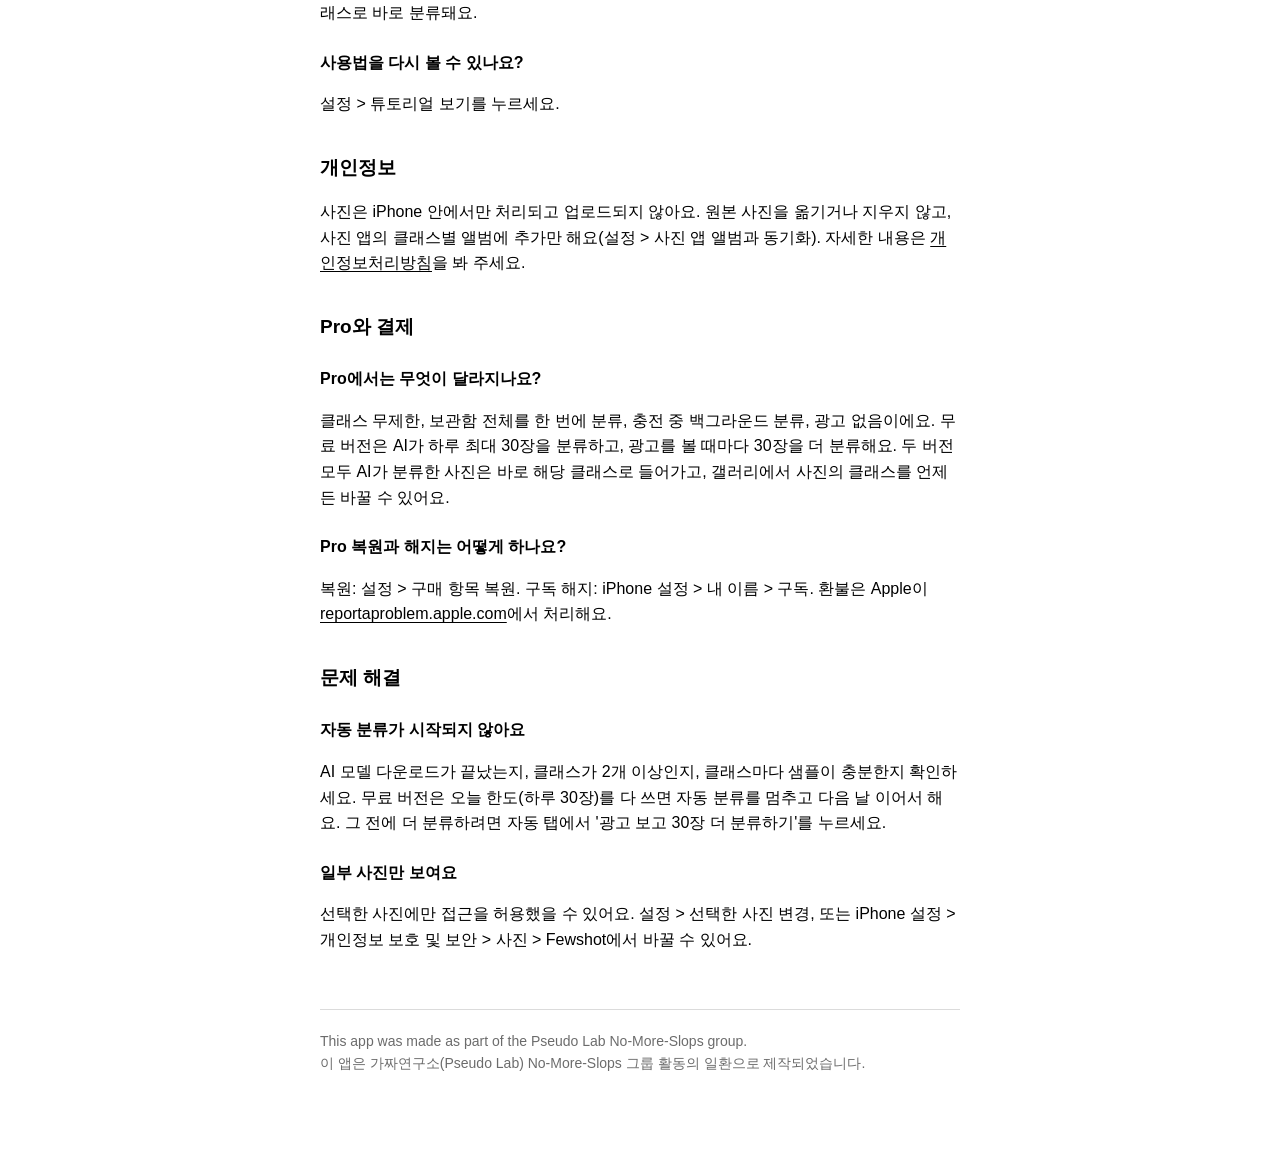
<file: fewshot/support/index.html>
<!doctype html>
<html lang="en">
<head>
<meta charset="utf-8">
<meta name="viewport" content="width=device-width, initial-scale=1">
<title>Help &amp; Support · Fewshot</title>
<link rel="stylesheet" href="../style.css">
<link rel="icon" href="../icon.png">
</head>
<body>
<main>
  <header><a href="../"><img src="../icon.png" alt=""></a><a href="../" class="wordmark">Fewshot</a></header>
  <nav class="lang"><a href="#en">English</a><a href="#ko">한국어</a></nav>

  <section id="en">
    <h1>Help &amp; Support</h1>
    <p class="muted">Questions, bug reports, or ideas: <a href="mailto:12ymh12@gmail.com">12ymh12@gmail.com</a>. Please include your iPhone model and iOS version.</p>

    <h2>Getting started</h2>
    <h3>How do I start auto-sorting?</h3>
    <p>Sort a few photos into each class in the Manual tab. Once every class has enough samples (5 by default; change it in Settings &gt; Samples to start auto-sorting), the AI sorts the rest. Auto-sorting needs the AI model (about 388 MB), downloaded once in Settings &gt; AI Model or from the banner in the Manual tab. Wi‑Fi is recommended.</p>
    <h3>How do I fix a photo I sorted wrong?</h3>
    <p>Tap "N sorted" at the top right of the Manual tab, or open the Gallery tab and pick a class. Tap the photo and choose another class, or clear its sorting.</p>
    <h3>How do I handle many photos at once?</h3>
    <p>In the Gallery tab, tap Select, pick photos or tap Select All, then choose Sort into to put them all in one class, or Return to Manual to undo their sorting or skip so they show up in the Manual tab again. This works well for the Skipped filter.</p>
    <h3>How do I share sorted photos?</h3>
    <p>In the Gallery tab, pick a class filter, tap Select and Select All (or pick some photos), then tap the share button. The original files open in the iOS share sheet, so you can send them with AirDrop, Messages, social apps, Google Drive, or Save to Files. Fewshot only prepares the files on your iPhone; it doesn't upload them anywhere itself.</p>
    <h3>Can I start from older photos?</h3>
    <p>Tap the calendar at the top left of the Manual tab and pick a date. Photos you jump over stay unsorted and come back later.</p>
    <h3>How does the Camera tab work?</h3>
    <p>Pick a class, then take photos or videos with the camera. They're saved to your photo library and sorted into that class right away.</p>
    <h3>Can I see the guide again?</h3>
    <p>Settings &gt; Show Tutorial.</p>

    <h2>Privacy</h2>
    <p>Photos are processed only on your iPhone and never uploaded. Fewshot never moves or deletes your originals; it only adds them to class albums in the Photos app (Settings &gt; Sync to Photos albums). See the <a href="../privacy/">Privacy Policy</a>.</p>

    <h2>Pro and purchases</h2>
    <h3>What does Pro add?</h3>
    <p>Unlimited classes, your whole library sorted at once, background sorting while your iPhone charges, and no ads. In the free version the AI sorts up to 30 photos a day, and each ad you watch lets it sort 30 more, as often as you like. In both versions the AI's picks go straight into their classes, and you can change any photo's class in the Gallery.</p>
    <h3>How do I restore or cancel Pro?</h3>
    <p>Restore: Settings &gt; Restore Purchases. Cancel a subscription: iPhone Settings &gt; your name &gt; Subscriptions. Refunds are handled by Apple at <a href="https://reportaproblem.apple.com">reportaproblem.apple.com</a>.</p>

    <h2>Troubleshooting</h2>
    <h3>Auto-sorting doesn't start</h3>
    <p>Check that the AI model has finished downloading, that you have at least 2 classes, and that each class has enough samples. In the free version, auto-sorting stops when today's limit is used up (30 photos a day) and continues the next day. Until then you can tap "Watch an ad to sort 30 more photos" in the Auto tab.</p>
    <h3>Only some photos show up</h3>
    <p>You may have given access to selected photos only. Change it in Settings &gt; Change Selected Photos, or in iPhone Settings &gt; Privacy &amp; Security &gt; Photos &gt; Fewshot.</p>
  </section>

  <hr>

  <section id="ko" lang="ko">
    <h1>도움말·문의</h1>
    <p class="muted">질문, 오류 제보, 제안: <a href="mailto:12ymh12@gmail.com">12ymh12@gmail.com</a>. iPhone 모델과 iOS 버전을 함께 알려 주세요.</p>

    <h2>시작하기</h2>
    <h3>자동 분류는 어떻게 시작하나요?</h3>
    <p>수동 탭에서 클래스마다 사진을 몇 장씩 분류하세요. 모든 클래스에 샘플이 충분히 모이면(기본 5장, 설정 &gt; 자동 분류 시작에 필요한 샘플에서 변경) AI가 나머지를 분류해요. 자동 분류에는 AI 모델(약 388MB)이 필요해요. 설정 &gt; AI 모델이나 수동 탭 상단 배너에서 한 번 받으면 돼요. Wi‑Fi를 권장해요.</p>
    <h3>잘못 분류한 사진은 어떻게 고치나요?</h3>
    <p>수동 탭 오른쪽 위의 "N장 분류됨"을 누르거나, 갤러리 탭에서 클래스를 고르세요. 사진을 누르고 다른 클래스를 고르거나 분류를 취소하면 돼요.</p>
    <h3>여러 장을 한꺼번에 처리할 수 있나요?</h3>
    <p>갤러리 탭에서 선택을 누르고 사진을 고르거나 모두 선택을 누르세요. 그다음 "클래스로 분류"로 한 클래스에 한꺼번에 넣거나, "수동 탭으로 되돌리기"로 분류나 건너뜀을 취소해 수동 탭에 다시 나오게 할 수 있어요. 건너뜀 필터에서 쓰면 편해요.</p>
    <h3>분류한 사진을 다른 곳에 올리려면요?</h3>
    <p>갤러리 탭에서 클래스 필터를 고르고 선택 → 모두 선택(또는 몇 장만)을 누른 뒤 공유 버튼을 누르세요. 원본 파일이 iPhone 공유 시트로 열려서 에어드롭, 메시지, SNS, 구글 드라이브, 파일에 저장으로 보낼 수 있어요. Fewshot은 iPhone 안에서 파일만 준비하고, 직접 어디에도 올리지 않아요.</p>
    <h3>오래된 사진부터 분류할 수 있나요?</h3>
    <p>수동 탭 왼쪽 위의 달력을 누르고 날짜를 고르세요. 건너뛴 사진은 미분류로 남았다가 나중에 다시 나와요.</p>
    <h3>카메라 탭은 어떻게 쓰나요?</h3>
    <p>클래스를 고르고 카메라로 사진이나 동영상을 찍으세요. 사진 보관함에 저장되면서 그 클래스로 바로 분류돼요.</p>
    <h3>사용법을 다시 볼 수 있나요?</h3>
    <p>설정 &gt; 튜토리얼 보기를 누르세요.</p>

    <h2>개인정보</h2>
    <p>사진은 iPhone 안에서만 처리되고 업로드되지 않아요. 원본 사진을 옮기거나 지우지 않고, 사진 앱의 클래스별 앨범에 추가만 해요(설정 &gt; 사진 앱 앨범과 동기화). 자세한 내용은 <a href="../privacy/#ko">개인정보처리방침</a>을 봐 주세요.</p>

    <h2>Pro와 결제</h2>
    <h3>Pro에서는 무엇이 달라지나요?</h3>
    <p>클래스 무제한, 보관함 전체를 한 번에 분류, 충전 중 백그라운드 분류, 광고 없음이에요. 무료 버전은 AI가 하루 최대 30장을 분류하고, 광고를 볼 때마다 30장을 더 분류해요. 두 버전 모두 AI가 분류한 사진은 바로 해당 클래스로 들어가고, 갤러리에서 사진의 클래스를 언제든 바꿀 수 있어요.</p>
    <h3>Pro 복원과 해지는 어떻게 하나요?</h3>
    <p>복원: 설정 &gt; 구매 항목 복원. 구독 해지: iPhone 설정 &gt; 내 이름 &gt; 구독. 환불은 Apple이 <a href="https://reportaproblem.apple.com">reportaproblem.apple.com</a>에서 처리해요.</p>

    <h2>문제 해결</h2>
    <h3>자동 분류가 시작되지 않아요</h3>
    <p>AI 모델 다운로드가 끝났는지, 클래스가 2개 이상인지, 클래스마다 샘플이 충분한지 확인하세요. 무료 버전은 오늘 한도(하루 30장)를 다 쓰면 자동 분류를 멈추고 다음 날 이어서 해요. 그 전에 더 분류하려면 자동 탭에서 '광고 보고 30장 더 분류하기'를 누르세요.</p>
    <h3>일부 사진만 보여요</h3>
    <p>선택한 사진에만 접근을 허용했을 수 있어요. 설정 &gt; 선택한 사진 변경, 또는 iPhone 설정 &gt; 개인정보 보호 및 보안 &gt; 사진 &gt; Fewshot에서 바꿀 수 있어요.</p>
  </section>

  <footer>
    This app was made as part of the Pseudo Lab No-More-Slops group.<br>
    이 앱은 가짜연구소(Pseudo Lab) No-More-Slops 그룹 활동의 일환으로 제작되었습니다.
  </footer>
</main>
</body>
</html>
</file>
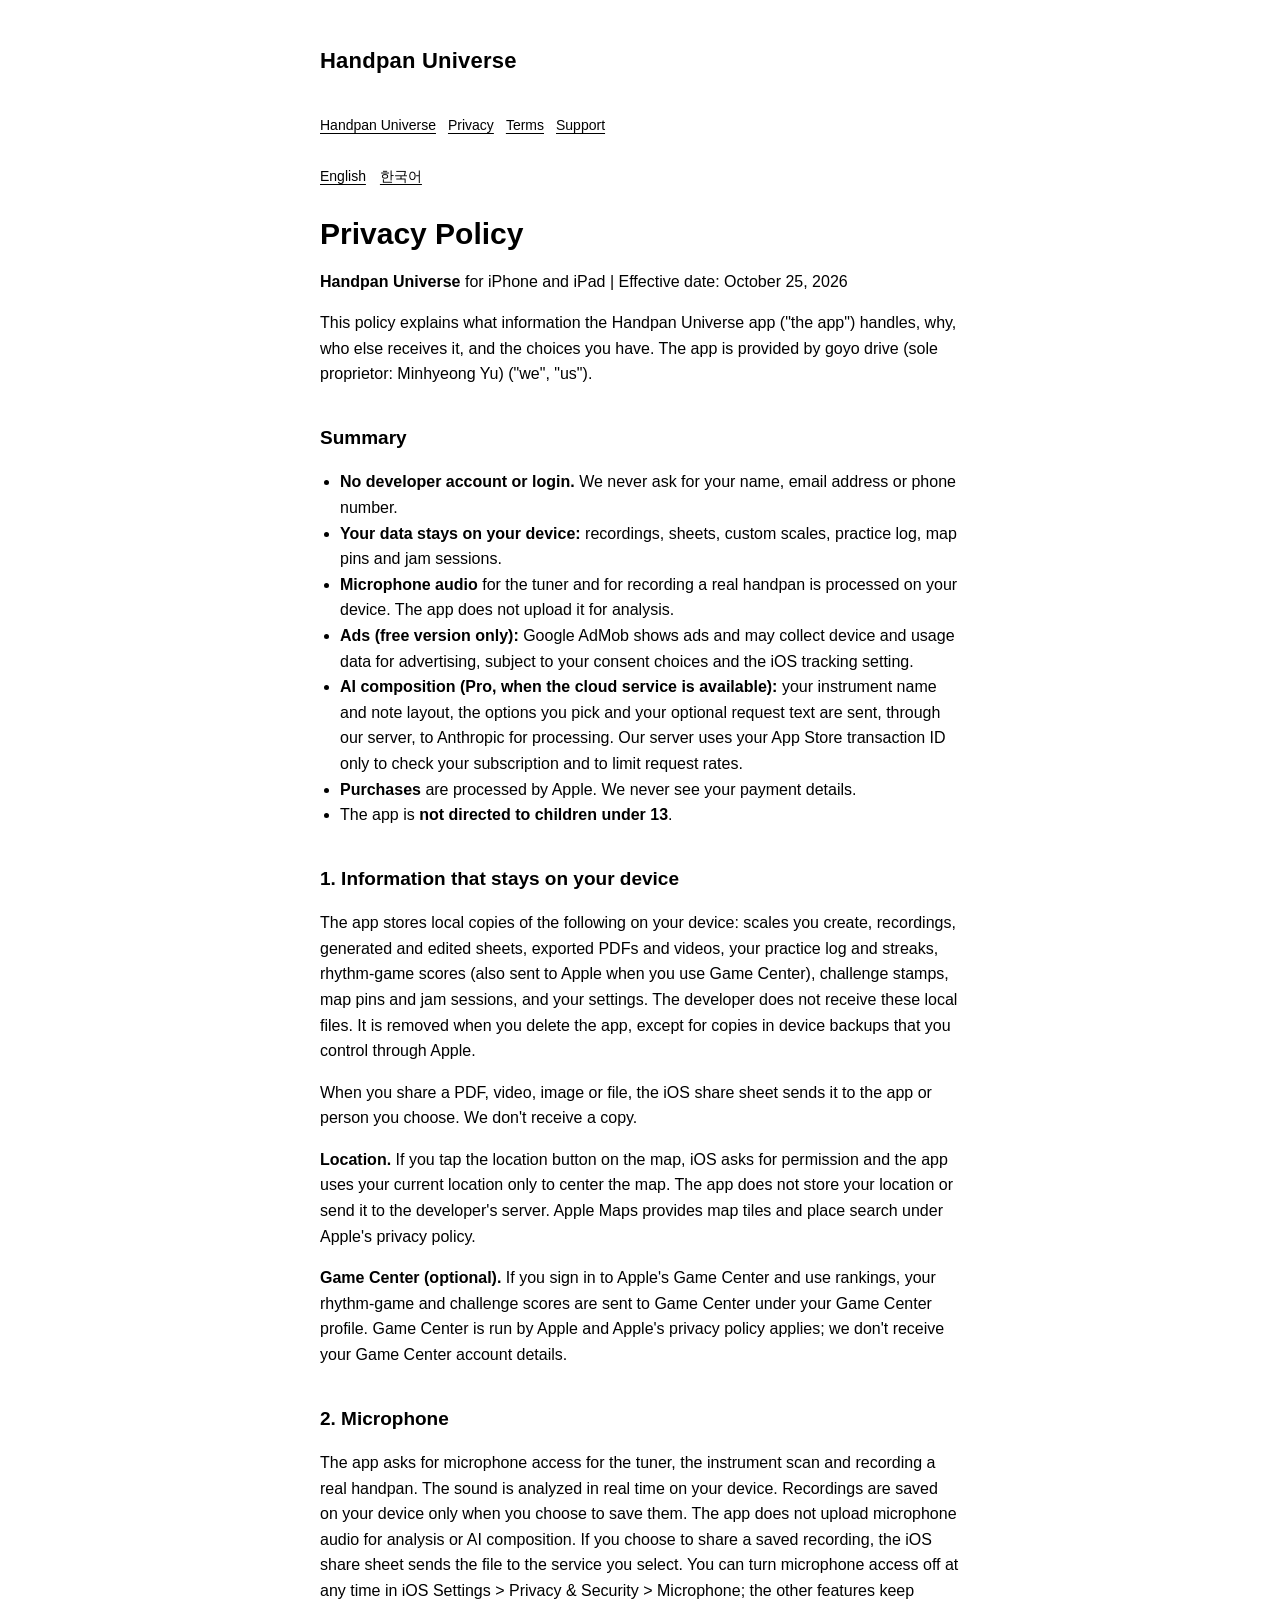
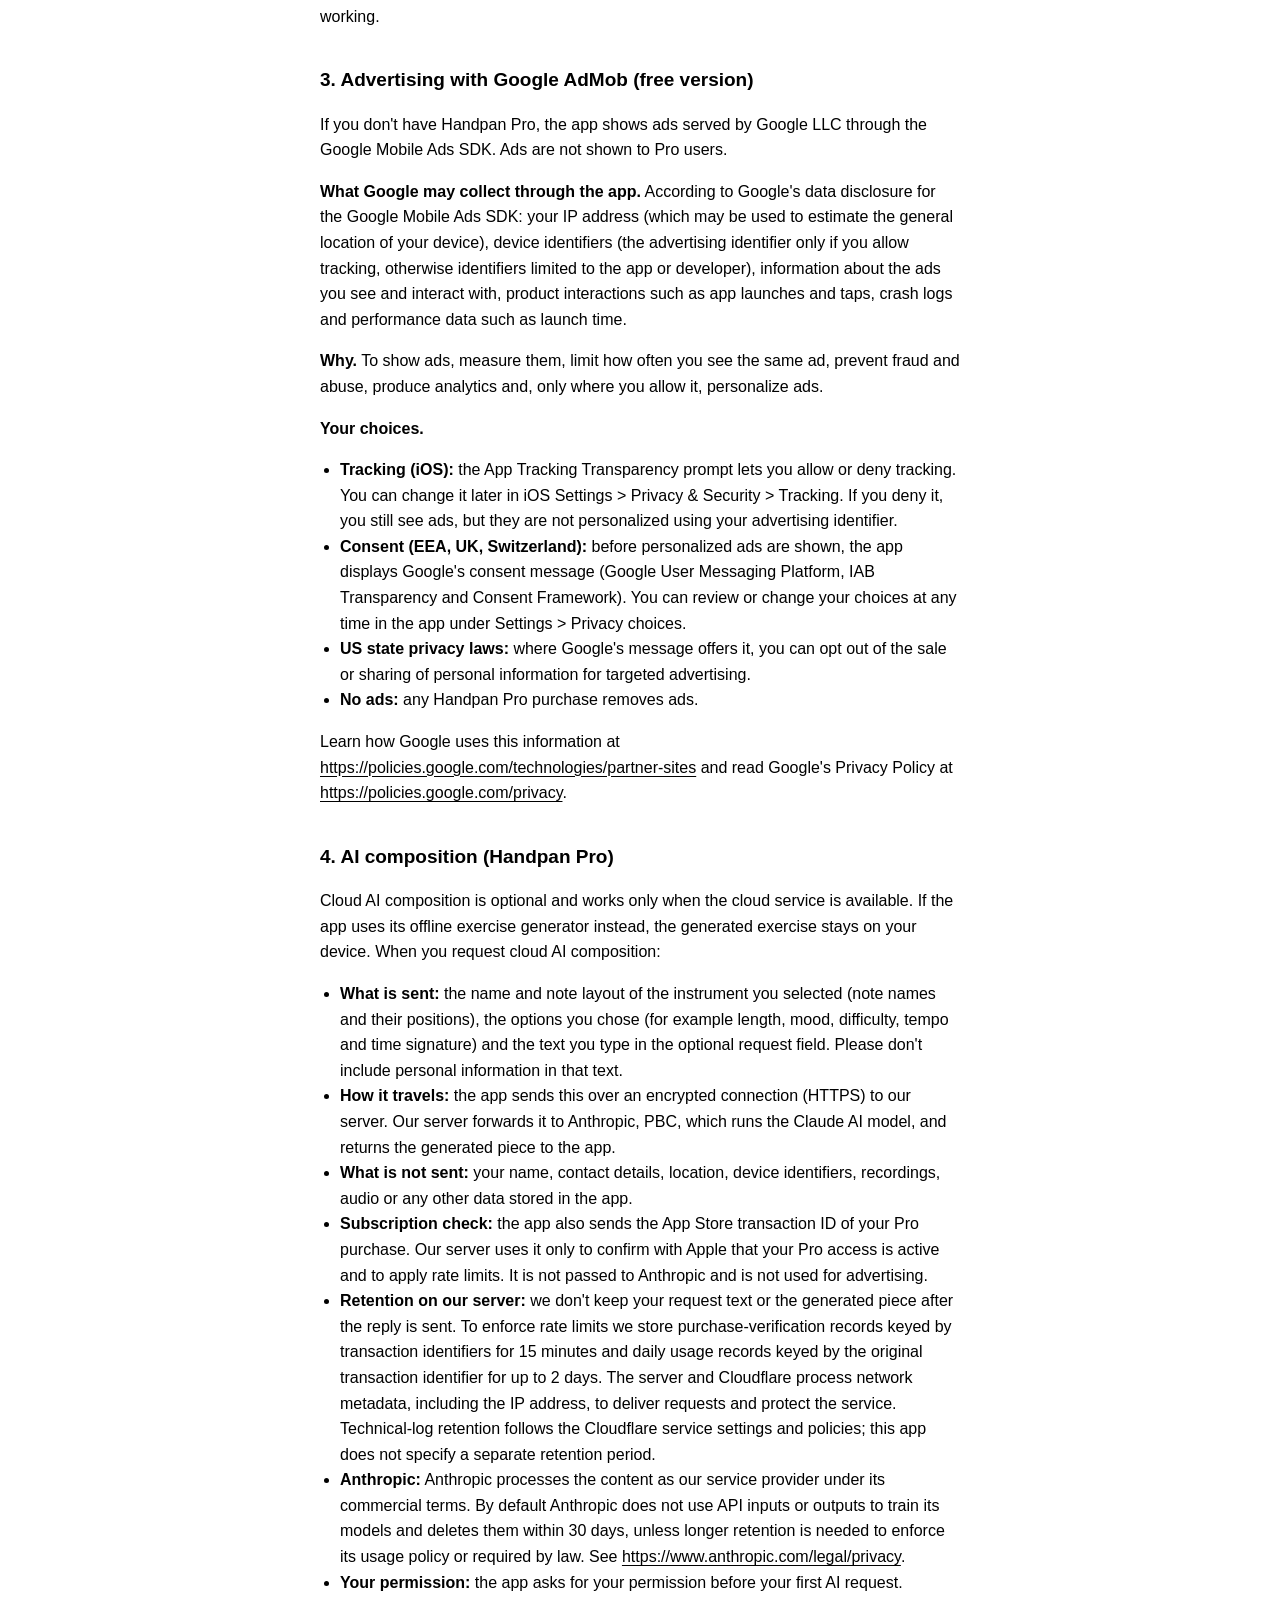
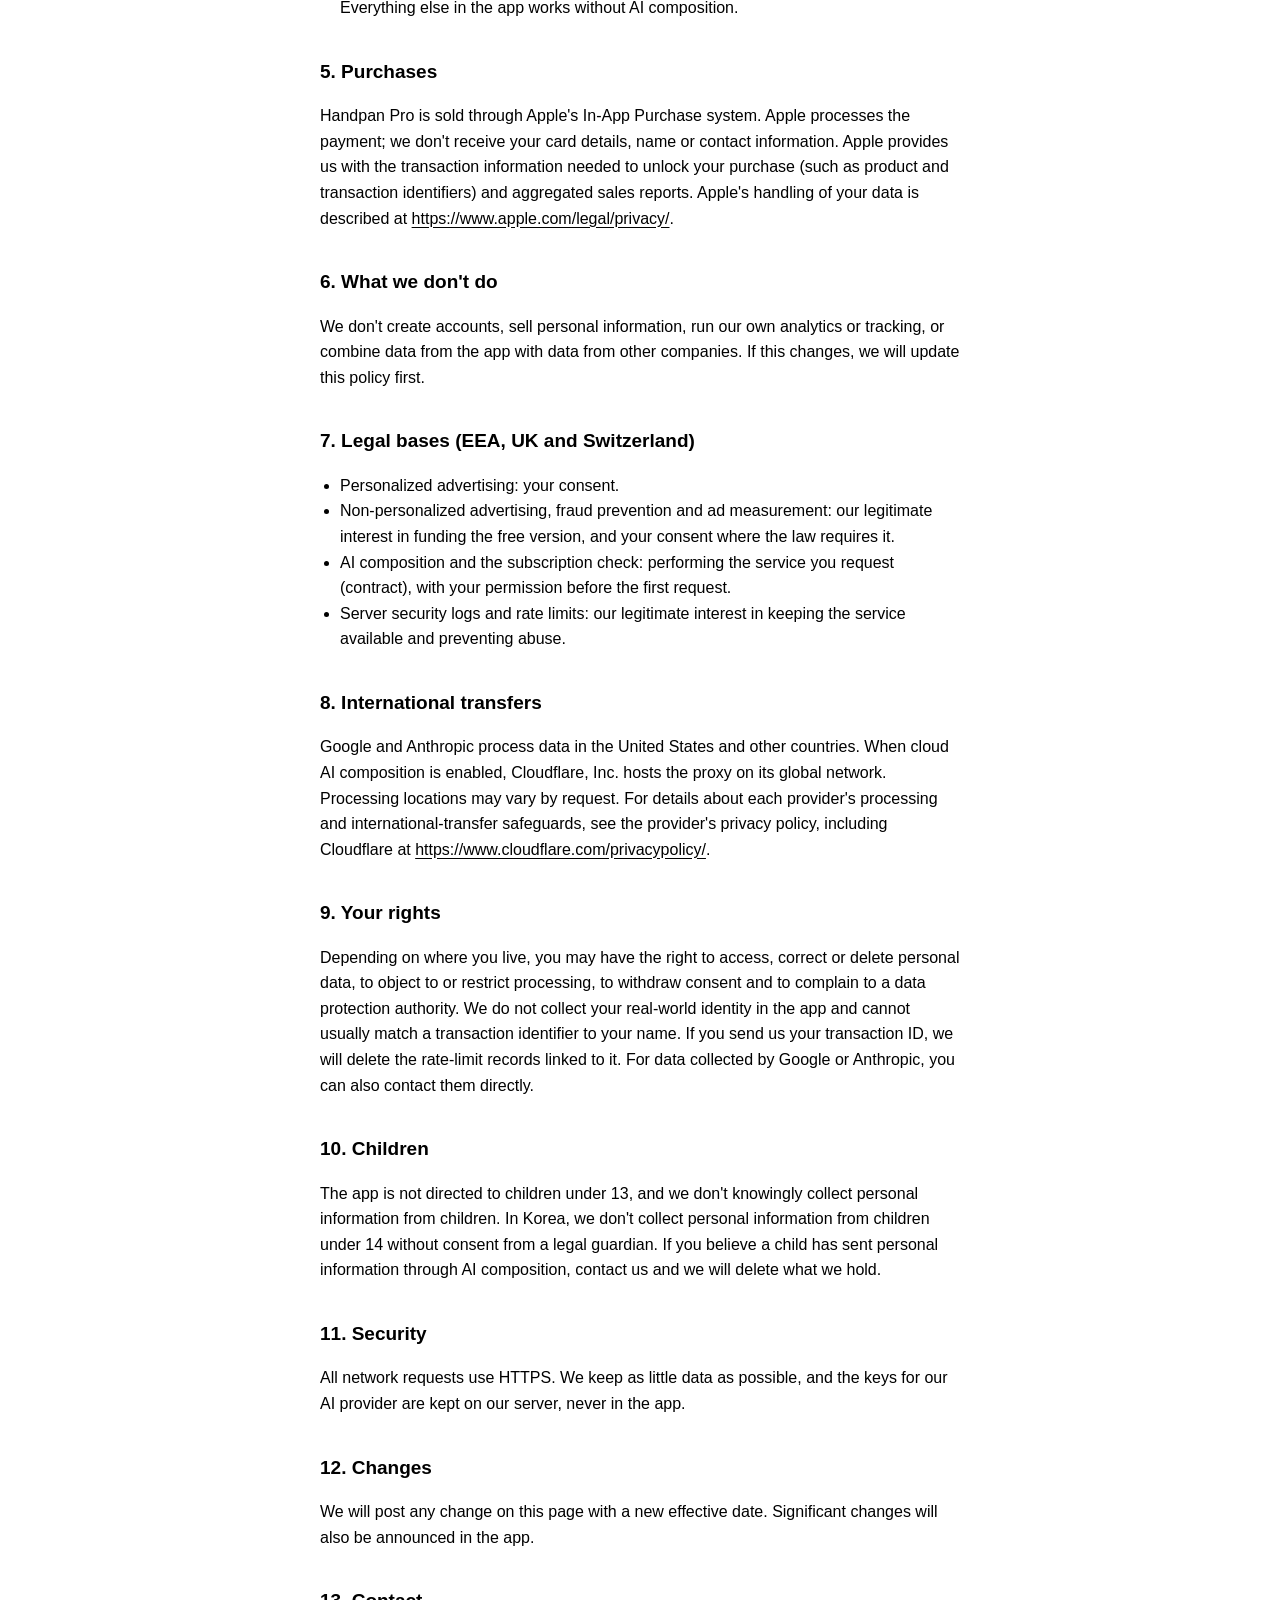
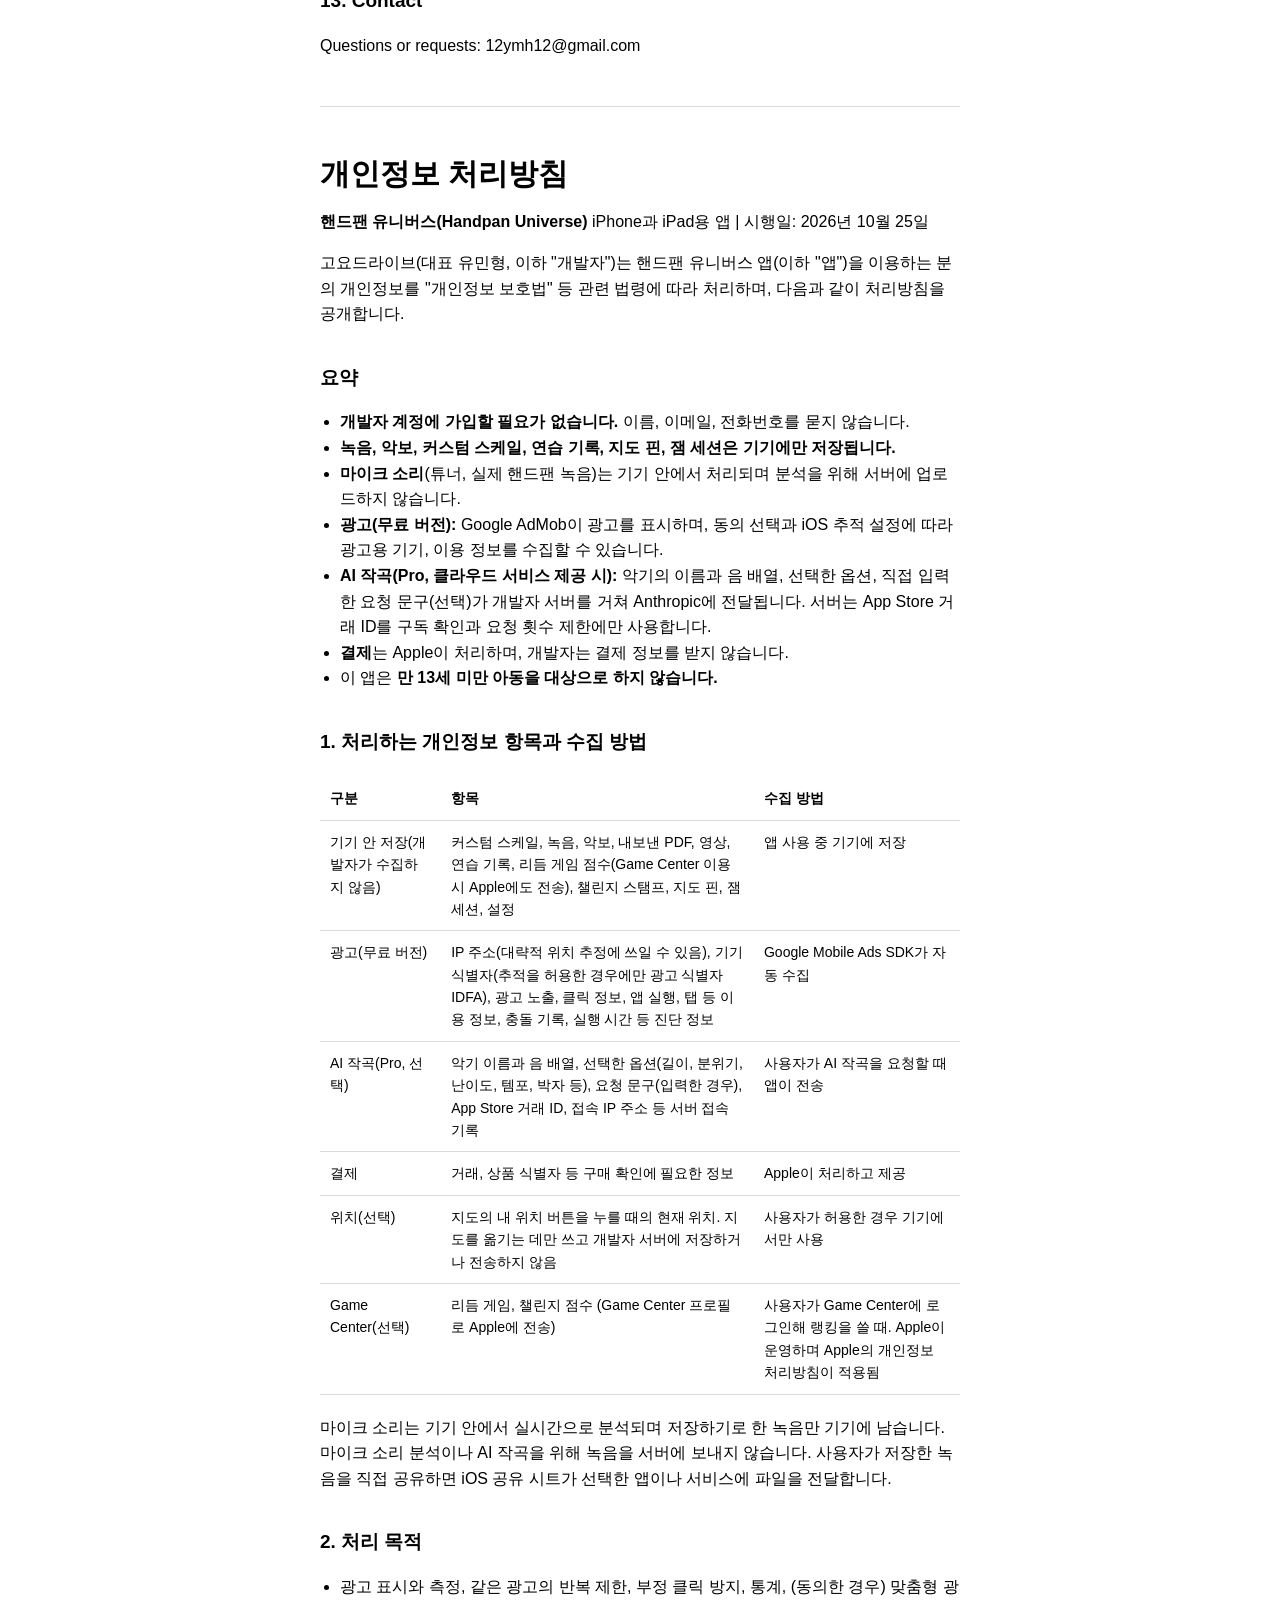
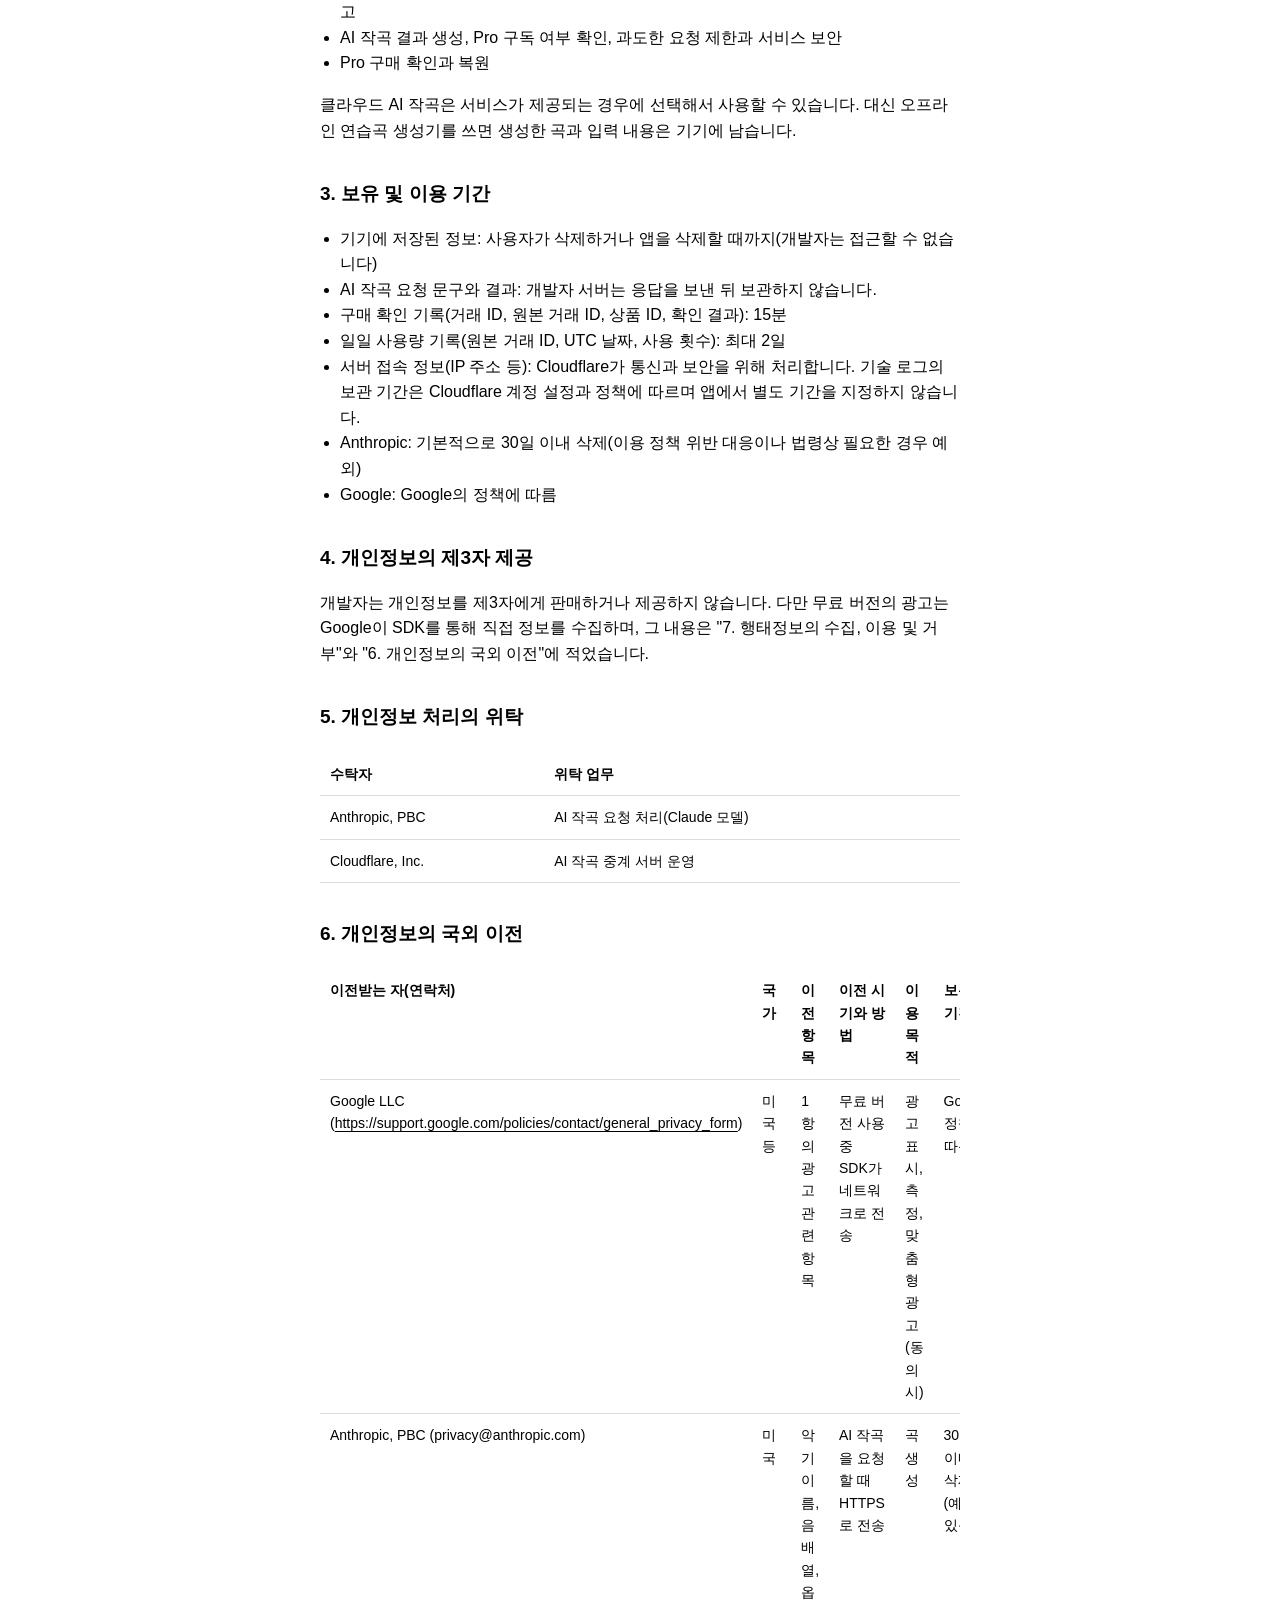
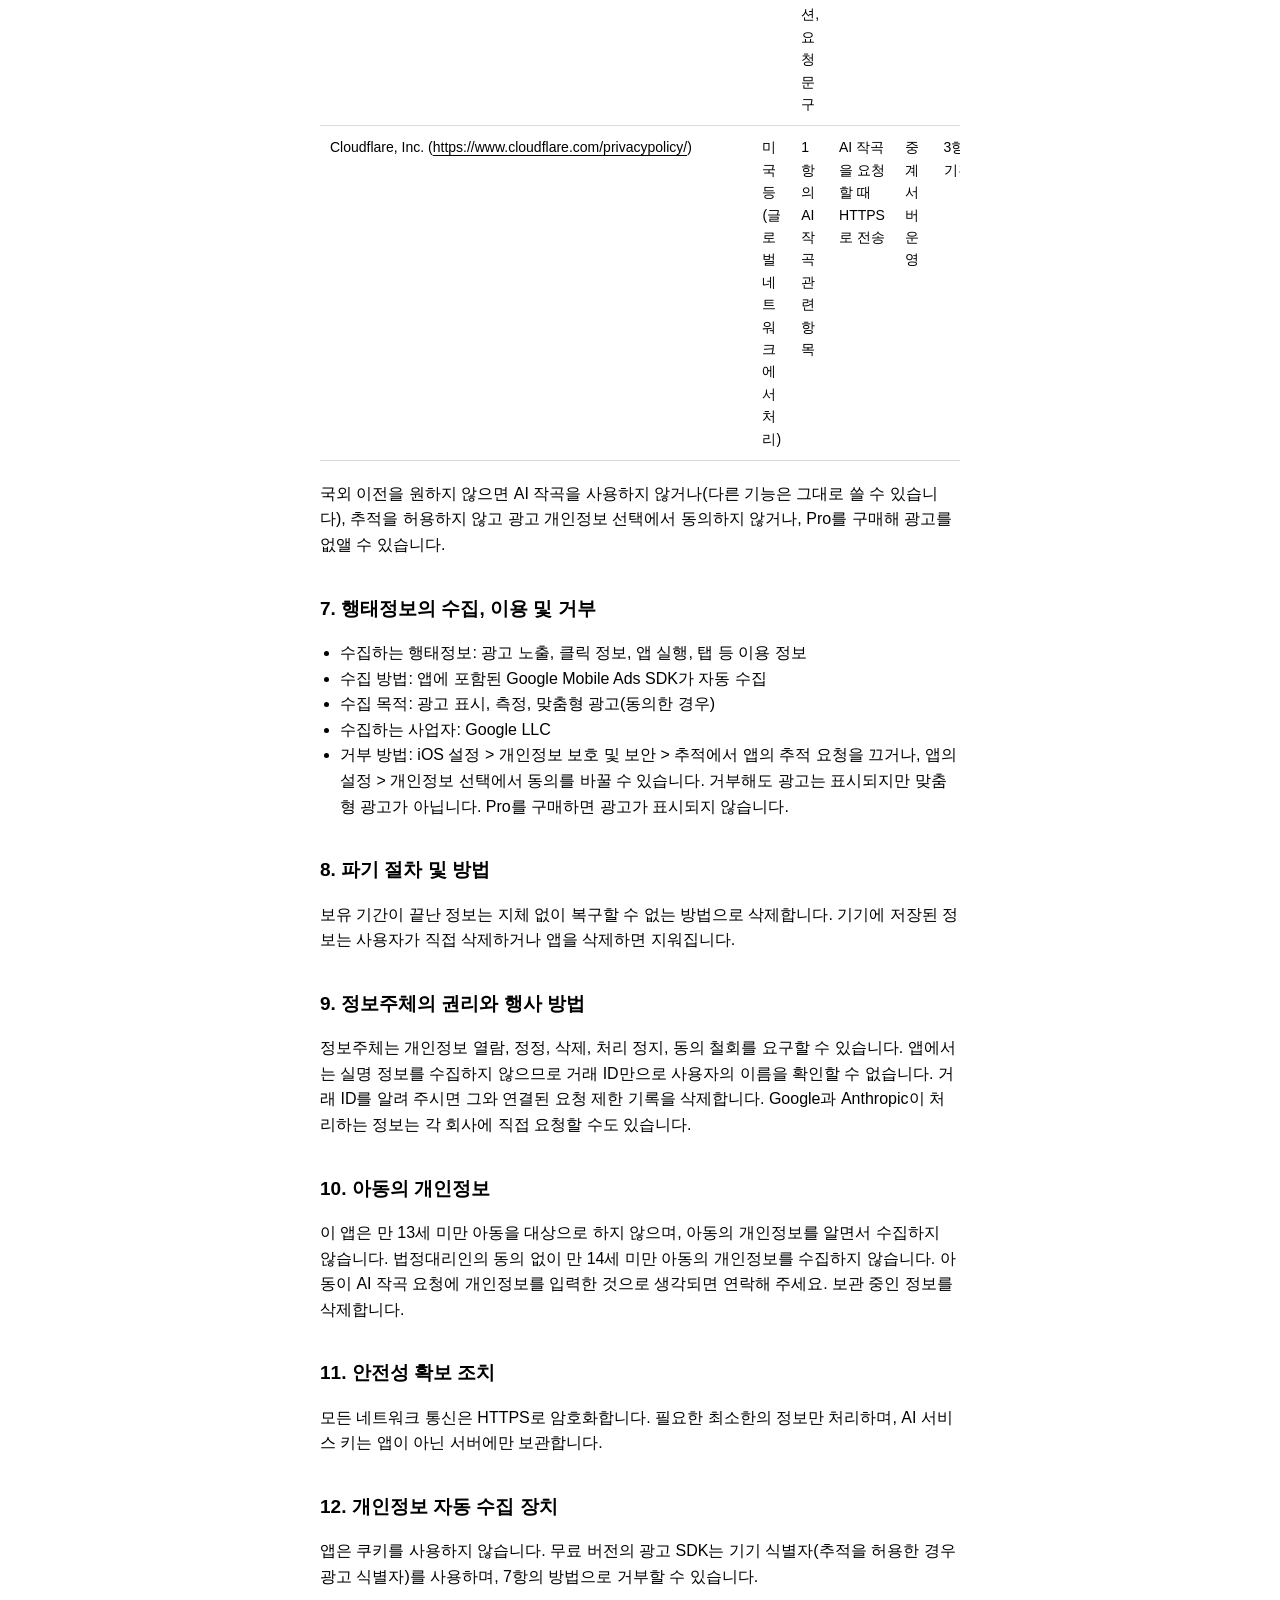
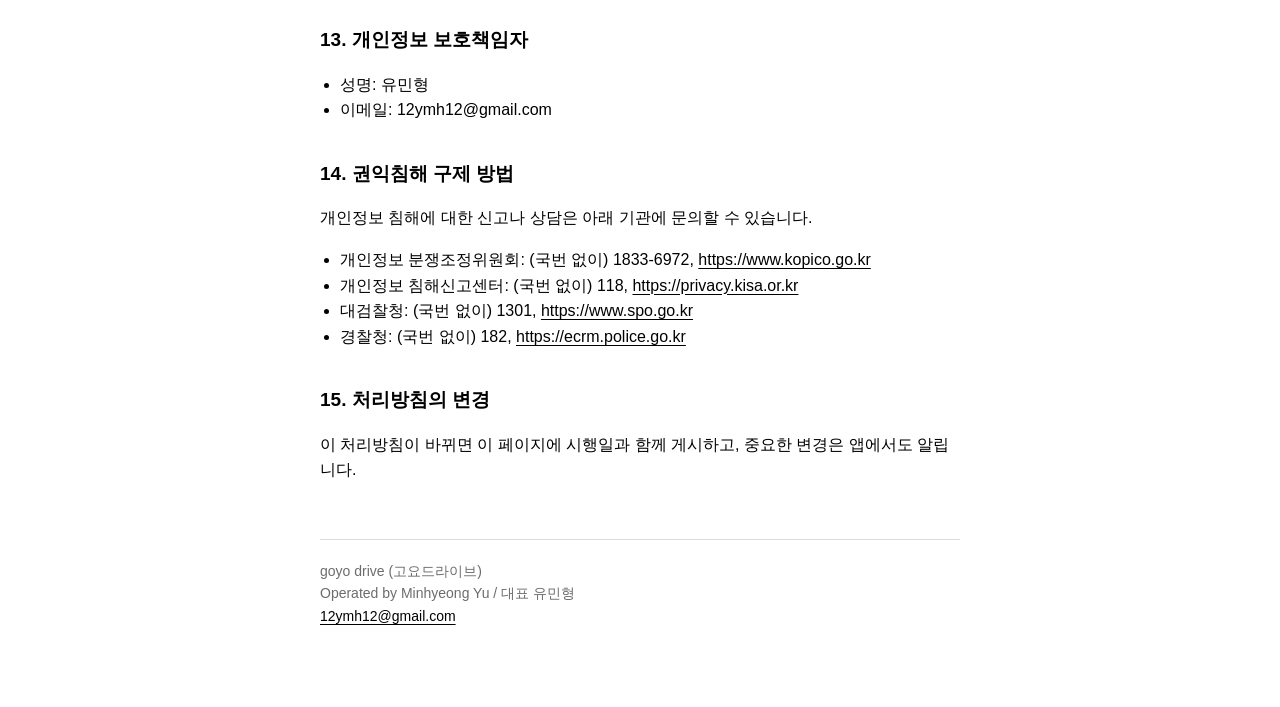
<file: handpan/privacy/index.html>
<!doctype html>
<html lang="en">
<head>
<meta charset="utf-8">
<meta name="viewport" content="width=device-width, initial-scale=1">
<title>Privacy Policy | Handpan Universe</title>
<link rel="stylesheet" href="../style.css">
</head>
<body>
<main>
<header><a class="wordmark" href="../">Handpan Universe</a></header>
<nav class="site-nav"><a href="../">Handpan Universe</a><a href="../privacy/">Privacy</a><a href="../terms/">Terms</a><a href="../support/">Support</a></nav>
<nav class="lang"><a href="#en">English</a><a href="#ko">한국어</a></nav>
<section id="en">
<h1>Privacy Policy</h1>
<p><strong>Handpan Universe</strong> for iPhone and iPad | Effective date: October 25, 2026</p>
<p>This policy explains what information the Handpan Universe app ("the app") handles, why, who else receives it, and the choices you have. The app is provided by goyo drive (sole proprietor: Minhyeong Yu) ("we", "us").</p>
<h2>Summary</h2>
<ul>
<li><strong>No developer account or login.</strong> We never ask for your name, email address or phone number.</li>
<li><strong>Your data stays on your device:</strong> recordings, sheets, custom scales, practice log, map pins and jam sessions.</li>
<li><strong>Microphone audio</strong> for the tuner and for recording a real handpan is processed on your device. The app does not upload it for analysis.</li>
<li><strong>Ads (free version only):</strong> Google AdMob shows ads and may collect device and usage data for advertising, subject to your consent choices and the iOS tracking setting.</li>
<li><strong>AI composition (Pro, when the cloud service is available):</strong> your instrument name and note layout, the options you pick and your optional request text are sent, through our server, to Anthropic for processing. Our server uses your App Store transaction ID only to check your subscription and to limit request rates.</li>
<li><strong>Purchases</strong> are processed by Apple. We never see your payment details.</li>
<li>The app is <strong>not directed to children under 13</strong>.</li>
</ul>
<h2>1. Information that stays on your device</h2>
<p>The app stores local copies of the following on your device: scales you create, recordings, generated and edited sheets, exported PDFs and videos, your practice log and streaks, rhythm-game scores (also sent to Apple when you use Game Center), challenge stamps, map pins and jam sessions, and your settings. The developer does not receive these local files. It is removed when you delete the app, except for copies in device backups that you control through Apple.</p>
<p>When you share a PDF, video, image or file, the iOS share sheet sends it to the app or person you choose. We don't receive a copy.</p>
<p><strong>Location.</strong> If you tap the location button on the map, iOS asks for permission and the app uses your current location only to center the map. The app does not store your location or send it to the developer's server. Apple Maps provides map tiles and place search under Apple's privacy policy.</p>
<p><strong>Game Center (optional).</strong> If you sign in to Apple's Game Center and use rankings, your rhythm-game and challenge scores are sent to Game Center under your Game Center profile. Game Center is run by Apple and Apple's privacy policy applies; we don't receive your Game Center account details.</p>
<h2>2. Microphone</h2>
<p>The app asks for microphone access for the tuner, the instrument scan and recording a real handpan. The sound is analyzed in real time on your device. Recordings are saved on your device only when you choose to save them. The app does not upload microphone audio for analysis or AI composition. If you choose to share a saved recording, the iOS share sheet sends the file to the service you select. You can turn microphone access off at any time in iOS Settings &gt; Privacy &amp; Security &gt; Microphone; the other features keep working.</p>
<h2>3. Advertising with Google AdMob (free version)</h2>
<p>If you don't have Handpan Pro, the app shows ads served by Google LLC through the Google Mobile Ads SDK. Ads are not shown to Pro users.</p>
<p><strong>What Google may collect through the app.</strong> According to Google's data disclosure for the Google Mobile Ads SDK: your IP address (which may be used to estimate the general location of your device), device identifiers (the advertising identifier only if you allow tracking, otherwise identifiers limited to the app or developer), information about the ads you see and interact with, product interactions such as app launches and taps, crash logs and performance data such as launch time.</p>
<p><strong>Why.</strong> To show ads, measure them, limit how often you see the same ad, prevent fraud and abuse, produce analytics and, only where you allow it, personalize ads.</p>
<p><strong>Your choices.</strong></p>
<ul>
<li><strong>Tracking (iOS):</strong> the App Tracking Transparency prompt lets you allow or deny tracking. You can change it later in iOS Settings &gt; Privacy &amp; Security &gt; Tracking. If you deny it, you still see ads, but they are not personalized using your advertising identifier.</li>
<li><strong>Consent (EEA, UK, Switzerland):</strong> before personalized ads are shown, the app displays Google's consent message (Google User Messaging Platform, IAB Transparency and Consent Framework). You can review or change your choices at any time in the app under Settings &gt; Privacy choices.</li>
<li><strong>US state privacy laws:</strong> where Google's message offers it, you can opt out of the sale or sharing of personal information for targeted advertising.</li>
<li><strong>No ads:</strong> any Handpan Pro purchase removes ads.</li>
</ul>
<p>Learn how Google uses this information at <a href="https://policies.google.com/technologies/partner-sites">https://policies.google.com/technologies/partner-sites</a> and read Google's Privacy Policy at <a href="https://policies.google.com/privacy">https://policies.google.com/privacy</a>.</p>
<h2>4. AI composition (Handpan Pro)</h2>
<p>Cloud AI composition is optional and works only when the cloud service is available. If the app uses its offline exercise generator instead, the generated exercise stays on your device. When you request cloud AI composition:</p>
<ul>
<li><strong>What is sent:</strong> the name and note layout of the instrument you selected (note names and their positions), the options you chose (for example length, mood, difficulty, tempo and time signature) and the text you type in the optional request field. Please don't include personal information in that text.</li>
<li><strong>How it travels:</strong> the app sends this over an encrypted connection (HTTPS) to our server. Our server forwards it to Anthropic, PBC, which runs the Claude AI model, and returns the generated piece to the app.</li>
<li><strong>What is not sent:</strong> your name, contact details, location, device identifiers, recordings, audio or any other data stored in the app.</li>
<li><strong>Subscription check:</strong> the app also sends the App Store transaction ID of your Pro purchase. Our server uses it only to confirm with Apple that your Pro access is active and to apply rate limits. It is not passed to Anthropic and is not used for advertising.</li>
<li><strong>Retention on our server:</strong> we don't keep your request text or the generated piece after the reply is sent. To enforce rate limits we store purchase-verification records keyed by transaction identifiers for 15 minutes and daily usage records keyed by the original transaction identifier for up to 2 days. The server and Cloudflare process network metadata, including the IP address, to deliver requests and protect the service. Technical-log retention follows the Cloudflare service settings and policies; this app does not specify a separate retention period.</li>
<li><strong>Anthropic:</strong> Anthropic processes the content as our service provider under its commercial terms. By default Anthropic does not use API inputs or outputs to train its models and deletes them within 30 days, unless longer retention is needed to enforce its usage policy or required by law. See <a href="https://www.anthropic.com/legal/privacy">https://www.anthropic.com/legal/privacy</a>.</li>
<li><strong>Your permission:</strong> the app asks for your permission before your first AI request. Everything else in the app works without AI composition.</li>
</ul>
<h2>5. Purchases</h2>
<p>Handpan Pro is sold through Apple's In-App Purchase system. Apple processes the payment; we don't receive your card details, name or contact information. Apple provides us with the transaction information needed to unlock your purchase (such as product and transaction identifiers) and aggregated sales reports. Apple's handling of your data is described at <a href="https://www.apple.com/legal/privacy/">https://www.apple.com/legal/privacy/</a>.</p>
<h2>6. What we don't do</h2>
<p>We don't create accounts, sell personal information, run our own analytics or tracking, or combine data from the app with data from other companies. If this changes, we will update this policy first.</p>
<h2>7. Legal bases (EEA, UK and Switzerland)</h2>
<ul>
<li>Personalized advertising: your consent.</li>
<li>Non-personalized advertising, fraud prevention and ad measurement: our legitimate interest in funding the free version, and your consent where the law requires it.</li>
<li>AI composition and the subscription check: performing the service you request (contract), with your permission before the first request.</li>
<li>Server security logs and rate limits: our legitimate interest in keeping the service available and preventing abuse.</li>
</ul>
<h2>8. International transfers</h2>
<p>Google and Anthropic process data in the United States and other countries. When cloud AI composition is enabled, Cloudflare, Inc. hosts the proxy on its global network. Processing locations may vary by request. For details about each provider's processing and international-transfer safeguards, see the provider's privacy policy, including Cloudflare at <a href="https://www.cloudflare.com/privacypolicy/">https://www.cloudflare.com/privacypolicy/</a>.</p>
<h2>9. Your rights</h2>
<p>Depending on where you live, you may have the right to access, correct or delete personal data, to object to or restrict processing, to withdraw consent and to complain to a data protection authority. We do not collect your real-world identity in the app and cannot usually match a transaction identifier to your name. If you send us your transaction ID, we will delete the rate-limit records linked to it. For data collected by Google or Anthropic, you can also contact them directly.</p>
<h2>10. Children</h2>
<p>The app is not directed to children under 13, and we don't knowingly collect personal information from children. In Korea, we don't collect personal information from children under 14 without consent from a legal guardian. If you believe a child has sent personal information through AI composition, contact us and we will delete what we hold.</p>
<h2>11. Security</h2>
<p>All network requests use HTTPS. We keep as little data as possible, and the keys for our AI provider are kept on our server, never in the app.</p>
<h2>12. Changes</h2>
<p>We will post any change on this page with a new effective date. Significant changes will also be announced in the app.</p>
<h2>13. Contact</h2>
<p>Questions or requests: 12ymh12@gmail.com</p>
</section>
<hr>
<section id="ko" lang="ko">
<h1>개인정보 처리방침</h1>
<p><strong>핸드팬 유니버스(Handpan Universe)</strong> iPhone과 iPad용 앱 | 시행일: 2026년 10월 25일</p>
<p>고요드라이브(대표 유민형, 이하 "개발자")는 핸드팬 유니버스 앱(이하 "앱")을 이용하는 분의 개인정보를 "개인정보 보호법" 등 관련 법령에 따라 처리하며, 다음과 같이 처리방침을 공개합니다.</p>
<h2>요약</h2>
<ul>
<li><strong>개발자 계정에 가입할 필요가 없습니다.</strong> 이름, 이메일, 전화번호를 묻지 않습니다.</li>
<li><strong>녹음, 악보, 커스텀 스케일, 연습 기록, 지도 핀, 잼 세션은 기기에만 저장됩니다.</strong></li>
<li><strong>마이크 소리</strong>(튜너, 실제 핸드팬 녹음)는 기기 안에서 처리되며 분석을 위해 서버에 업로드하지 않습니다.</li>
<li><strong>광고(무료 버전):</strong> Google AdMob이 광고를 표시하며, 동의 선택과 iOS 추적 설정에 따라 광고용 기기, 이용 정보를 수집할 수 있습니다.</li>
<li><strong>AI 작곡(Pro, 클라우드 서비스 제공 시):</strong> 악기의 이름과 음 배열, 선택한 옵션, 직접 입력한 요청 문구(선택)가 개발자 서버를 거쳐 Anthropic에 전달됩니다. 서버는 App Store 거래 ID를 구독 확인과 요청 횟수 제한에만 사용합니다.</li>
<li><strong>결제</strong>는 Apple이 처리하며, 개발자는 결제 정보를 받지 않습니다.</li>
<li>이 앱은 <strong>만 13세 미만 아동을 대상으로 하지 않습니다.</strong></li>
</ul>
<h2>1. 처리하는 개인정보 항목과 수집 방법</h2>
<div class="table-scroll"><table>
<thead>
<tr>
<th>구분</th>
<th>항목</th>
<th>수집 방법</th>
</tr>
</thead>
<tbody>
<tr>
<td>기기 안 저장(개발자가 수집하지 않음)</td>
<td>커스텀 스케일, 녹음, 악보, 내보낸 PDF, 영상, 연습 기록, 리듬 게임 점수(Game Center 이용 시 Apple에도 전송), 챌린지 스탬프, 지도 핀, 잼 세션, 설정</td>
<td>앱 사용 중 기기에 저장</td>
</tr>
<tr>
<td>광고(무료 버전)</td>
<td>IP 주소(대략적 위치 추정에 쓰일 수 있음), 기기 식별자(추적을 허용한 경우에만 광고 식별자 IDFA), 광고 노출, 클릭 정보, 앱 실행, 탭 등 이용 정보, 충돌 기록, 실행 시간 등 진단 정보</td>
<td>Google Mobile Ads SDK가 자동 수집</td>
</tr>
<tr>
<td>AI 작곡(Pro, 선택)</td>
<td>악기 이름과 음 배열, 선택한 옵션(길이, 분위기, 난이도, 템포, 박자 등), 요청 문구(입력한 경우), App Store 거래 ID, 접속 IP 주소 등 서버 접속 기록</td>
<td>사용자가 AI 작곡을 요청할 때 앱이 전송</td>
</tr>
<tr>
<td>결제</td>
<td>거래, 상품 식별자 등 구매 확인에 필요한 정보</td>
<td>Apple이 처리하고 제공</td>
</tr>
<tr>
<td>위치(선택)</td>
<td>지도의 내 위치 버튼을 누를 때의 현재 위치. 지도를 옮기는 데만 쓰고 개발자 서버에 저장하거나 전송하지 않음</td>
<td>사용자가 허용한 경우 기기에서만 사용</td>
</tr>
<tr>
<td>Game Center(선택)</td>
<td>리듬 게임, 챌린지 점수 (Game Center 프로필로 Apple에 전송)</td>
<td>사용자가 Game Center에 로그인해 랭킹을 쓸 때. Apple이 운영하며 Apple의 개인정보 처리방침이 적용됨</td>
</tr>
</tbody>
</table></div>
<p>마이크 소리는 기기 안에서 실시간으로 분석되며 저장하기로 한 녹음만 기기에 남습니다. 마이크 소리 분석이나 AI 작곡을 위해 녹음을 서버에 보내지 않습니다. 사용자가 저장한 녹음을 직접 공유하면 iOS 공유 시트가 선택한 앱이나 서비스에 파일을 전달합니다.</p>
<h2>2. 처리 목적</h2>
<ul>
<li>광고 표시와 측정, 같은 광고의 반복 제한, 부정 클릭 방지, 통계, (동의한 경우) 맞춤형 광고</li>
<li>AI 작곡 결과 생성, Pro 구독 여부 확인, 과도한 요청 제한과 서비스 보안</li>
<li>Pro 구매 확인과 복원</li>
</ul>
<p>클라우드 AI 작곡은 서비스가 제공되는 경우에 선택해서 사용할 수 있습니다. 대신 오프라인 연습곡 생성기를 쓰면 생성한 곡과 입력 내용은 기기에 남습니다.</p>
<h2>3. 보유 및 이용 기간</h2>
<ul>
<li>기기에 저장된 정보: 사용자가 삭제하거나 앱을 삭제할 때까지(개발자는 접근할 수 없습니다)</li>
<li>AI 작곡 요청 문구와 결과: 개발자 서버는 응답을 보낸 뒤 보관하지 않습니다.</li>
<li>구매 확인 기록(거래 ID, 원본 거래 ID, 상품 ID, 확인 결과): 15분</li>
<li>일일 사용량 기록(원본 거래 ID, UTC 날짜, 사용 횟수): 최대 2일</li>
<li>서버 접속 정보(IP 주소 등): Cloudflare가 통신과 보안을 위해 처리합니다. 기술 로그의 보관 기간은 Cloudflare 계정 설정과 정책에 따르며 앱에서 별도 기간을 지정하지 않습니다.</li>
<li>Anthropic: 기본적으로 30일 이내 삭제(이용 정책 위반 대응이나 법령상 필요한 경우 예외)</li>
<li>Google: Google의 정책에 따름</li>
</ul>
<h2>4. 개인정보의 제3자 제공</h2>
<p>개발자는 개인정보를 제3자에게 판매하거나 제공하지 않습니다. 다만 무료 버전의 광고는 Google이 SDK를 통해 직접 정보를 수집하며, 그 내용은 "7. 행태정보의 수집, 이용 및 거부"와 "6. 개인정보의 국외 이전"에 적었습니다.</p>
<h2>5. 개인정보 처리의 위탁</h2>
<div class="table-scroll"><table>
<thead>
<tr>
<th>수탁자</th>
<th>위탁 업무</th>
</tr>
</thead>
<tbody>
<tr>
<td>Anthropic, PBC</td>
<td>AI 작곡 요청 처리(Claude 모델)</td>
</tr>
<tr>
<td>Cloudflare, Inc.</td>
<td>AI 작곡 중계 서버 운영</td>
</tr>
</tbody>
</table></div>
<h2>6. 개인정보의 국외 이전</h2>
<div class="table-scroll"><table>
<thead>
<tr>
<th>이전받는 자(연락처)</th>
<th>국가</th>
<th>이전 항목</th>
<th>이전 시기와 방법</th>
<th>이용 목적</th>
<th>보유 기간</th>
</tr>
</thead>
<tbody>
<tr>
<td>Google LLC (<a href="https://support.google.com/policies/contact/general_privacy_form">https://support.google.com/policies/contact/general_privacy_form</a>)</td>
<td>미국 등</td>
<td>1항의 광고 관련 항목</td>
<td>무료 버전 사용 중 SDK가 네트워크로 전송</td>
<td>광고 표시, 측정, 맞춤형 광고(동의 시)</td>
<td>Google 정책에 따름</td>
</tr>
<tr>
<td>Anthropic, PBC (privacy@anthropic.com)</td>
<td>미국</td>
<td>악기 이름, 음 배열, 옵션, 요청 문구</td>
<td>AI 작곡을 요청할 때 HTTPS로 전송</td>
<td>곡 생성</td>
<td>30일 이내 삭제(예외 있음)</td>
</tr>
<tr>
<td>Cloudflare, Inc. (<a href="https://www.cloudflare.com/privacypolicy/">https://www.cloudflare.com/privacypolicy/</a>)</td>
<td>미국 등(글로벌 네트워크에서 처리)</td>
<td>1항의 AI 작곡 관련 항목</td>
<td>AI 작곡을 요청할 때 HTTPS로 전송</td>
<td>중계 서버 운영</td>
<td>3항의 기간</td>
</tr>
</tbody>
</table></div>
<p>국외 이전을 원하지 않으면 AI 작곡을 사용하지 않거나(다른 기능은 그대로 쓸 수 있습니다), 추적을 허용하지 않고 광고 개인정보 선택에서 동의하지 않거나, Pro를 구매해 광고를 없앨 수 있습니다.</p>
<h2>7. 행태정보의 수집, 이용 및 거부</h2>
<ul>
<li>수집하는 행태정보: 광고 노출, 클릭 정보, 앱 실행, 탭 등 이용 정보</li>
<li>수집 방법: 앱에 포함된 Google Mobile Ads SDK가 자동 수집</li>
<li>수집 목적: 광고 표시, 측정, 맞춤형 광고(동의한 경우)</li>
<li>수집하는 사업자: Google LLC</li>
<li>거부 방법: iOS 설정 &gt; 개인정보 보호 및 보안 &gt; 추적에서 앱의 추적 요청을 끄거나, 앱의 설정 &gt; 개인정보 선택에서 동의를 바꿀 수 있습니다. 거부해도 광고는 표시되지만 맞춤형 광고가 아닙니다. Pro를 구매하면 광고가 표시되지 않습니다.</li>
</ul>
<h2>8. 파기 절차 및 방법</h2>
<p>보유 기간이 끝난 정보는 지체 없이 복구할 수 없는 방법으로 삭제합니다. 기기에 저장된 정보는 사용자가 직접 삭제하거나 앱을 삭제하면 지워집니다.</p>
<h2>9. 정보주체의 권리와 행사 방법</h2>
<p>정보주체는 개인정보 열람, 정정, 삭제, 처리 정지, 동의 철회를 요구할 수 있습니다. 앱에서는 실명 정보를 수집하지 않으므로 거래 ID만으로 사용자의 이름을 확인할 수 없습니다. 거래 ID를 알려 주시면 그와 연결된 요청 제한 기록을 삭제합니다. Google과 Anthropic이 처리하는 정보는 각 회사에 직접 요청할 수도 있습니다.</p>
<h2>10. 아동의 개인정보</h2>
<p>이 앱은 만 13세 미만 아동을 대상으로 하지 않으며, 아동의 개인정보를 알면서 수집하지 않습니다. 법정대리인의 동의 없이 만 14세 미만 아동의 개인정보를 수집하지 않습니다. 아동이 AI 작곡 요청에 개인정보를 입력한 것으로 생각되면 연락해 주세요. 보관 중인 정보를 삭제합니다.</p>
<h2>11. 안전성 확보 조치</h2>
<p>모든 네트워크 통신은 HTTPS로 암호화합니다. 필요한 최소한의 정보만 처리하며, AI 서비스 키는 앱이 아닌 서버에만 보관합니다.</p>
<h2>12. 개인정보 자동 수집 장치</h2>
<p>앱은 쿠키를 사용하지 않습니다. 무료 버전의 광고 SDK는 기기 식별자(추적을 허용한 경우 광고 식별자)를 사용하며, 7항의 방법으로 거부할 수 있습니다.</p>
<h2>13. 개인정보 보호책임자</h2>
<ul>
<li>성명: 유민형</li>
<li>이메일: 12ymh12@gmail.com</li>
</ul>
<h2>14. 권익침해 구제 방법</h2>
<p>개인정보 침해에 대한 신고나 상담은 아래 기관에 문의할 수 있습니다.</p>
<ul>
<li>개인정보 분쟁조정위원회: (국번 없이) 1833-6972, <a href="https://www.kopico.go.kr">https://www.kopico.go.kr</a></li>
<li>개인정보 침해신고센터: (국번 없이) 118, <a href="https://privacy.kisa.or.kr">https://privacy.kisa.or.kr</a></li>
<li>대검찰청: (국번 없이) 1301, <a href="https://www.spo.go.kr">https://www.spo.go.kr</a></li>
<li>경찰청: (국번 없이) 182, <a href="https://ecrm.police.go.kr">https://ecrm.police.go.kr</a></li>
</ul>
<h2>15. 처리방침의 변경</h2>
<p>이 처리방침이 바뀌면 이 페이지에 시행일과 함께 게시하고, 중요한 변경은 앱에서도 알립니다.</p>
</section>
<footer>goyo drive (고요드라이브)<br>Operated by Minhyeong Yu / 대표 유민형<br><a href="mailto:12ymh12@gmail.com">12ymh12@gmail.com</a></footer>
</main>
</body>
</html>
</file>
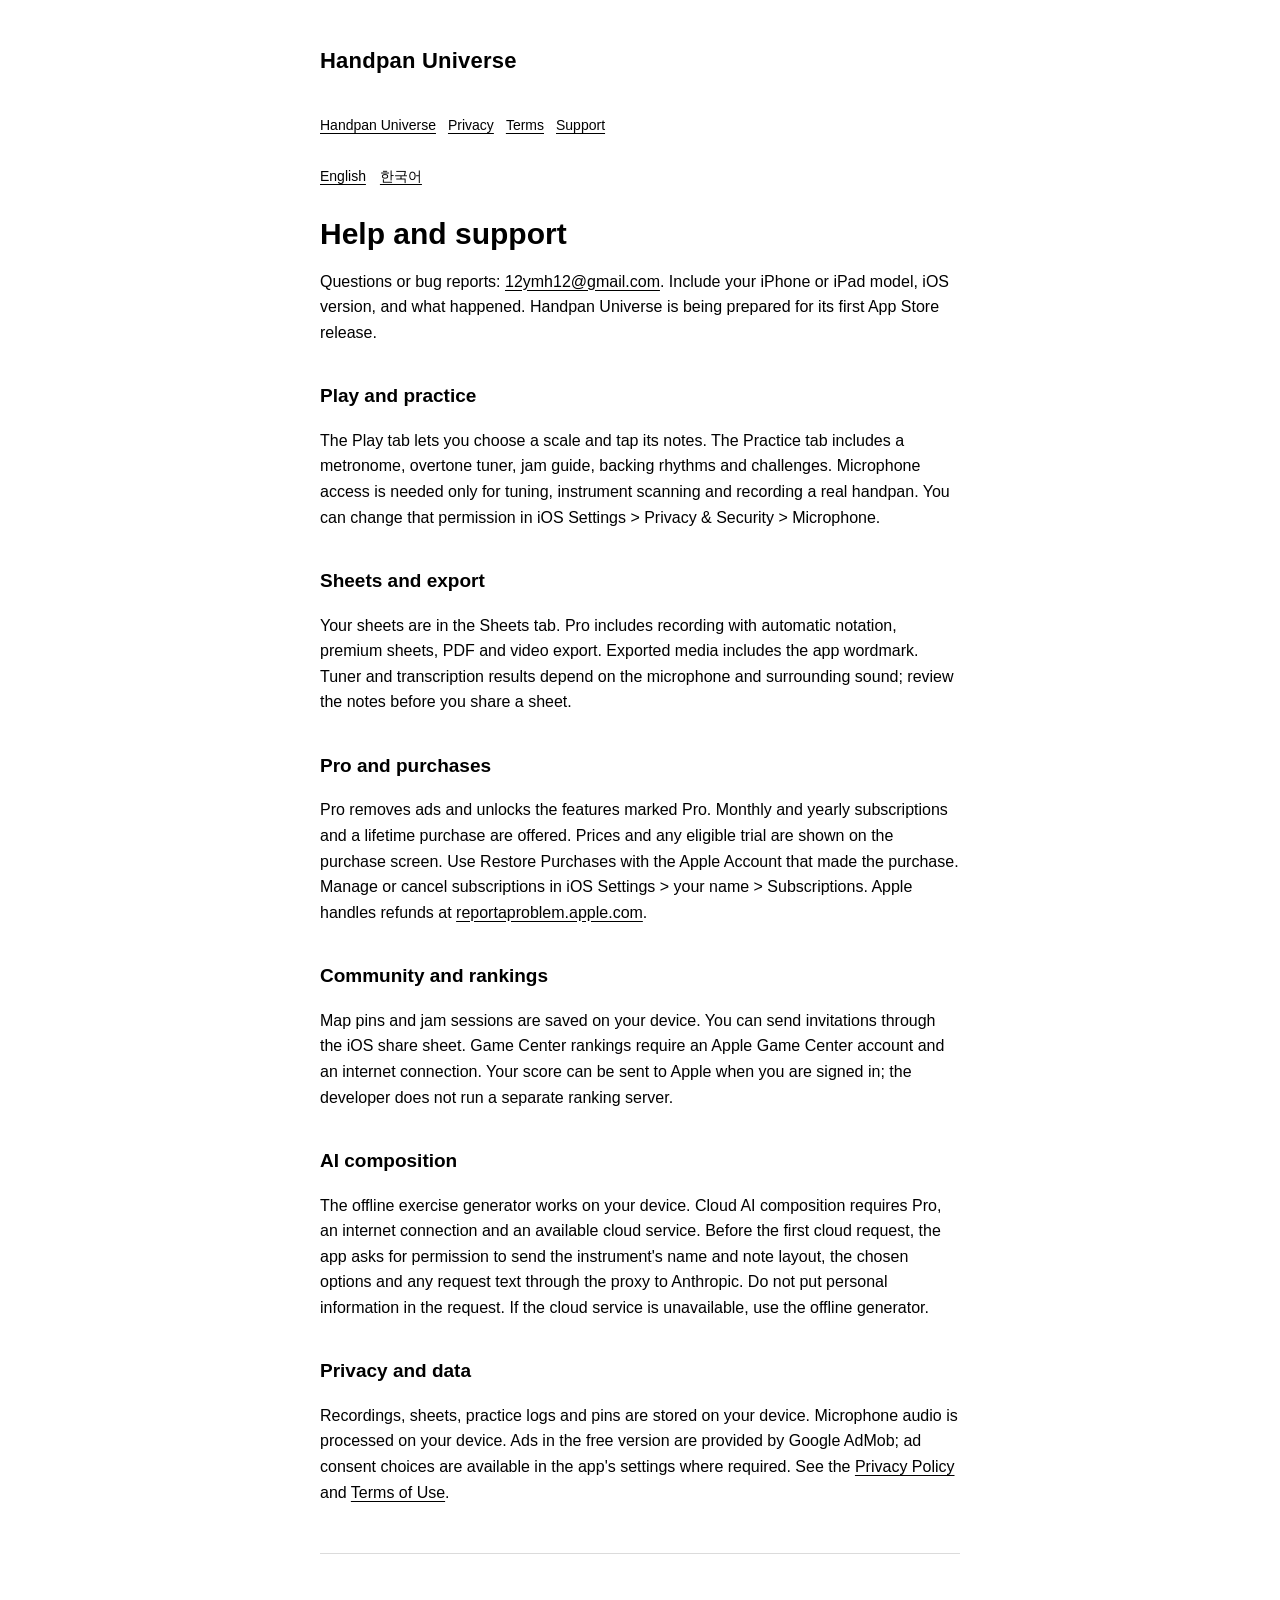
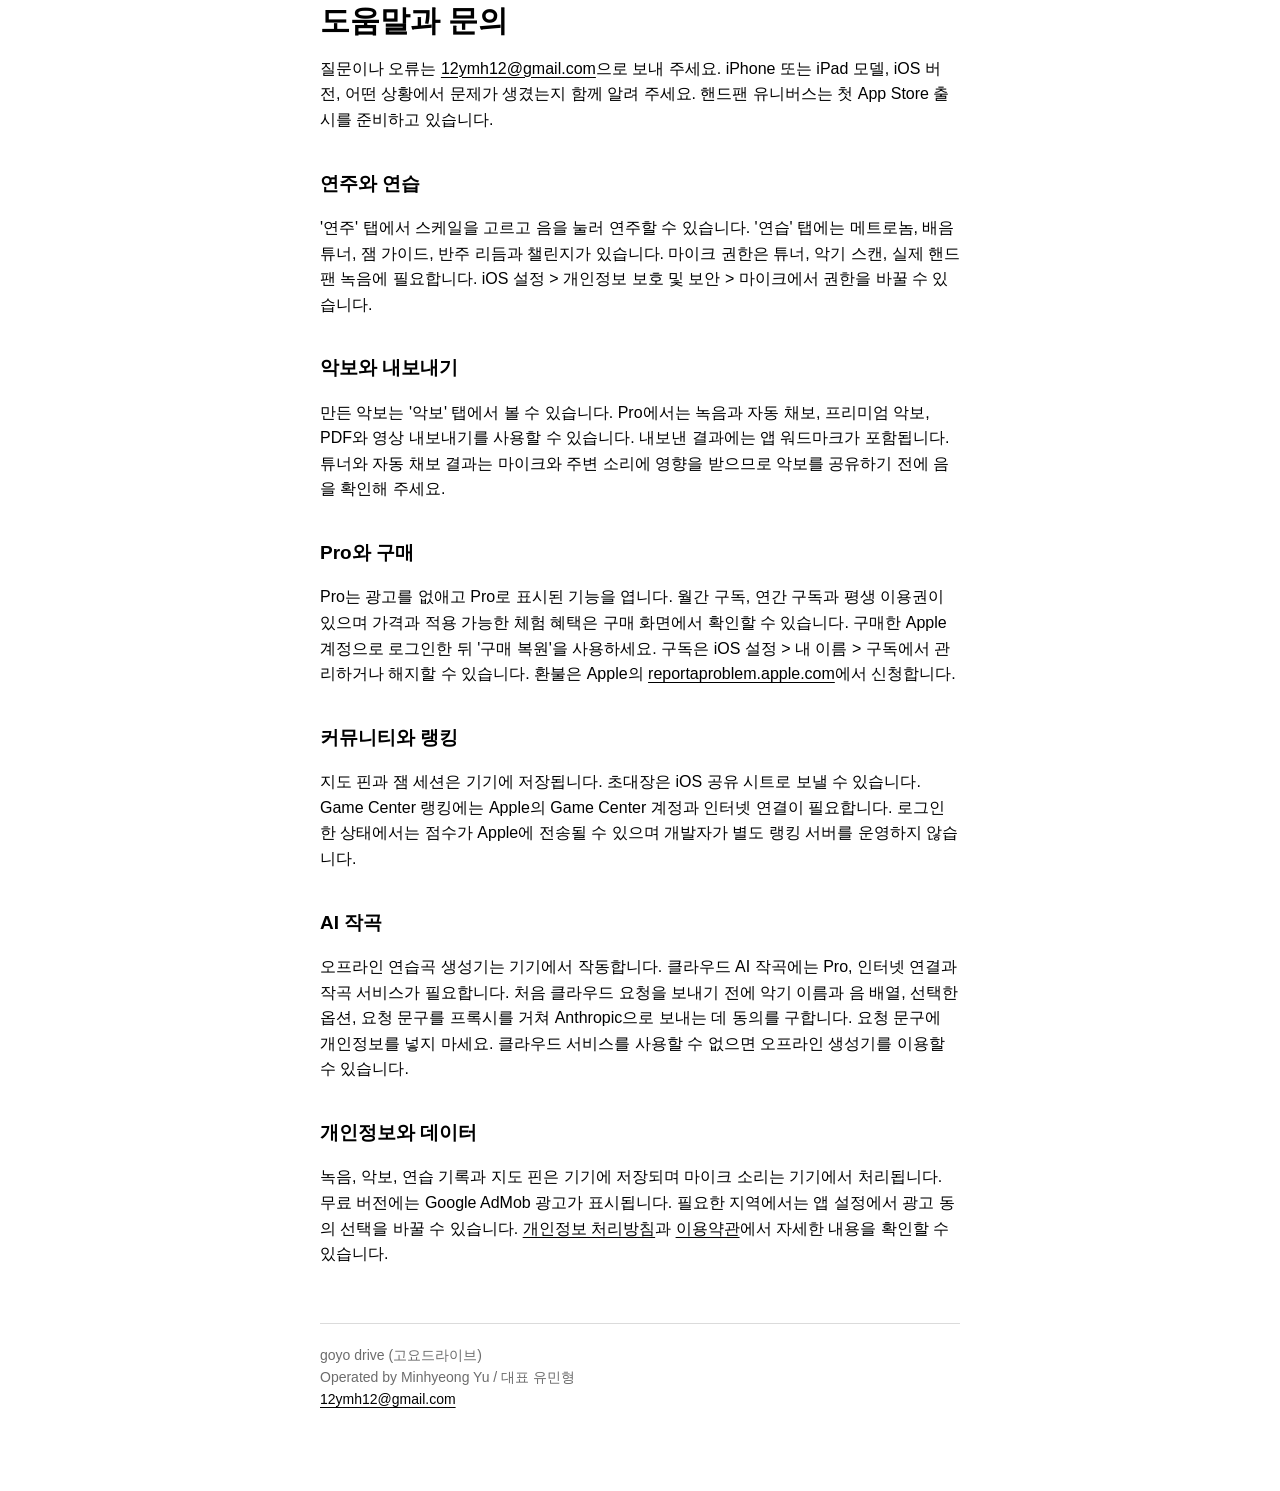
<file: handpan/support/index.html>
<!doctype html>
<html lang="en">
<head>
<meta charset="utf-8">
<meta name="viewport" content="width=device-width, initial-scale=1">
<title>Help and Support | Handpan Universe</title>
<link rel="stylesheet" href="../style.css">
</head>
<body>
<main>
<header><a class="wordmark" href="../">Handpan Universe</a></header>
<nav class="site-nav"><a href="../">Handpan Universe</a><a href="../privacy/">Privacy</a><a href="../terms/">Terms</a><a href="../support/">Support</a></nav>
<nav class="lang"><a href="#en">English</a><a href="#ko">한국어</a></nav>
<section id="en">
<h1>Help and support</h1>
<p>Questions or bug reports: <a href="mailto:12ymh12@gmail.com">12ymh12@gmail.com</a>. Include your iPhone or iPad model, iOS version, and what happened. Handpan Universe is being prepared for its first App Store release.</p>
<h2>Play and practice</h2>
<p>The Play tab lets you choose a scale and tap its notes. The Practice tab includes a metronome, overtone tuner, jam guide, backing rhythms and challenges. Microphone access is needed only for tuning, instrument scanning and recording a real handpan. You can change that permission in iOS Settings &gt; Privacy &amp; Security &gt; Microphone.</p>
<h2>Sheets and export</h2>
<p>Your sheets are in the Sheets tab. Pro includes recording with automatic notation, premium sheets, PDF and video export. Exported media includes the app wordmark. Tuner and transcription results depend on the microphone and surrounding sound; review the notes before you share a sheet.</p>
<h2>Pro and purchases</h2>
<p>Pro removes ads and unlocks the features marked Pro. Monthly and yearly subscriptions and a lifetime purchase are offered. Prices and any eligible trial are shown on the purchase screen. Use Restore Purchases with the Apple Account that made the purchase. Manage or cancel subscriptions in iOS Settings &gt; your name &gt; Subscriptions. Apple handles refunds at <a href="https://reportaproblem.apple.com">reportaproblem.apple.com</a>.</p>
<h2>Community and rankings</h2>
<p>Map pins and jam sessions are saved on your device. You can send invitations through the iOS share sheet. Game Center rankings require an Apple Game Center account and an internet connection. Your score can be sent to Apple when you are signed in; the developer does not run a separate ranking server.</p>
<h2>AI composition</h2>
<p>The offline exercise generator works on your device. Cloud AI composition requires Pro, an internet connection and an available cloud service. Before the first cloud request, the app asks for permission to send the instrument's name and note layout, the chosen options and any request text through the proxy to Anthropic. Do not put personal information in the request. If the cloud service is unavailable, use the offline generator.</p>
<h2>Privacy and data</h2>
<p>Recordings, sheets, practice logs and pins are stored on your device. Microphone audio is processed on your device. Ads in the free version are provided by Google AdMob; ad consent choices are available in the app's settings where required. See the <a href="https://goyo-drive.github.io/handpan/privacy/">Privacy Policy</a> and <a href="https://goyo-drive.github.io/handpan/terms/">Terms of Use</a>.</p>
</section>
<hr>
<section id="ko" lang="ko">
<h1>도움말과 문의</h1>
<p>질문이나 오류는 <a href="mailto:12ymh12@gmail.com">12ymh12@gmail.com</a>으로 보내 주세요. iPhone 또는 iPad 모델, iOS 버전, 어떤 상황에서 문제가 생겼는지 함께 알려 주세요. 핸드팬 유니버스는 첫 App Store 출시를 준비하고 있습니다.</p>
<h2>연주와 연습</h2>
<p>'연주' 탭에서 스케일을 고르고 음을 눌러 연주할 수 있습니다. '연습' 탭에는 메트로놈, 배음 튜너, 잼 가이드, 반주 리듬과 챌린지가 있습니다. 마이크 권한은 튜너, 악기 스캔, 실제 핸드팬 녹음에 필요합니다. iOS 설정 &gt; 개인정보 보호 및 보안 &gt; 마이크에서 권한을 바꿀 수 있습니다.</p>
<h2>악보와 내보내기</h2>
<p>만든 악보는 '악보' 탭에서 볼 수 있습니다. Pro에서는 녹음과 자동 채보, 프리미엄 악보, PDF와 영상 내보내기를 사용할 수 있습니다. 내보낸 결과에는 앱 워드마크가 포함됩니다. 튜너와 자동 채보 결과는 마이크와 주변 소리에 영향을 받으므로 악보를 공유하기 전에 음을 확인해 주세요.</p>
<h2>Pro와 구매</h2>
<p>Pro는 광고를 없애고 Pro로 표시된 기능을 엽니다. 월간 구독, 연간 구독과 평생 이용권이 있으며 가격과 적용 가능한 체험 혜택은 구매 화면에서 확인할 수 있습니다. 구매한 Apple 계정으로 로그인한 뒤 '구매 복원'을 사용하세요. 구독은 iOS 설정 &gt; 내 이름 &gt; 구독에서 관리하거나 해지할 수 있습니다. 환불은 Apple의 <a href="https://reportaproblem.apple.com">reportaproblem.apple.com</a>에서 신청합니다.</p>
<h2>커뮤니티와 랭킹</h2>
<p>지도 핀과 잼 세션은 기기에 저장됩니다. 초대장은 iOS 공유 시트로 보낼 수 있습니다. Game Center 랭킹에는 Apple의 Game Center 계정과 인터넷 연결이 필요합니다. 로그인한 상태에서는 점수가 Apple에 전송될 수 있으며 개발자가 별도 랭킹 서버를 운영하지 않습니다.</p>
<h2>AI 작곡</h2>
<p>오프라인 연습곡 생성기는 기기에서 작동합니다. 클라우드 AI 작곡에는 Pro, 인터넷 연결과 작곡 서비스가 필요합니다. 처음 클라우드 요청을 보내기 전에 악기 이름과 음 배열, 선택한 옵션, 요청 문구를 프록시를 거쳐 Anthropic으로 보내는 데 동의를 구합니다. 요청 문구에 개인정보를 넣지 마세요. 클라우드 서비스를 사용할 수 없으면 오프라인 생성기를 이용할 수 있습니다.</p>
<h2>개인정보와 데이터</h2>
<p>녹음, 악보, 연습 기록과 지도 핀은 기기에 저장되며 마이크 소리는 기기에서 처리됩니다. 무료 버전에는 Google AdMob 광고가 표시됩니다. 필요한 지역에서는 앱 설정에서 광고 동의 선택을 바꿀 수 있습니다. <a href="https://goyo-drive.github.io/handpan/privacy/#ko">개인정보 처리방침</a>과 <a href="https://goyo-drive.github.io/handpan/terms/#ko">이용약관</a>에서 자세한 내용을 확인할 수 있습니다.</p>
</section>
<footer>goyo drive (고요드라이브)<br>Operated by Minhyeong Yu / 대표 유민형<br><a href="mailto:12ymh12@gmail.com">12ymh12@gmail.com</a></footer>
</main>
</body>
</html>
</file>
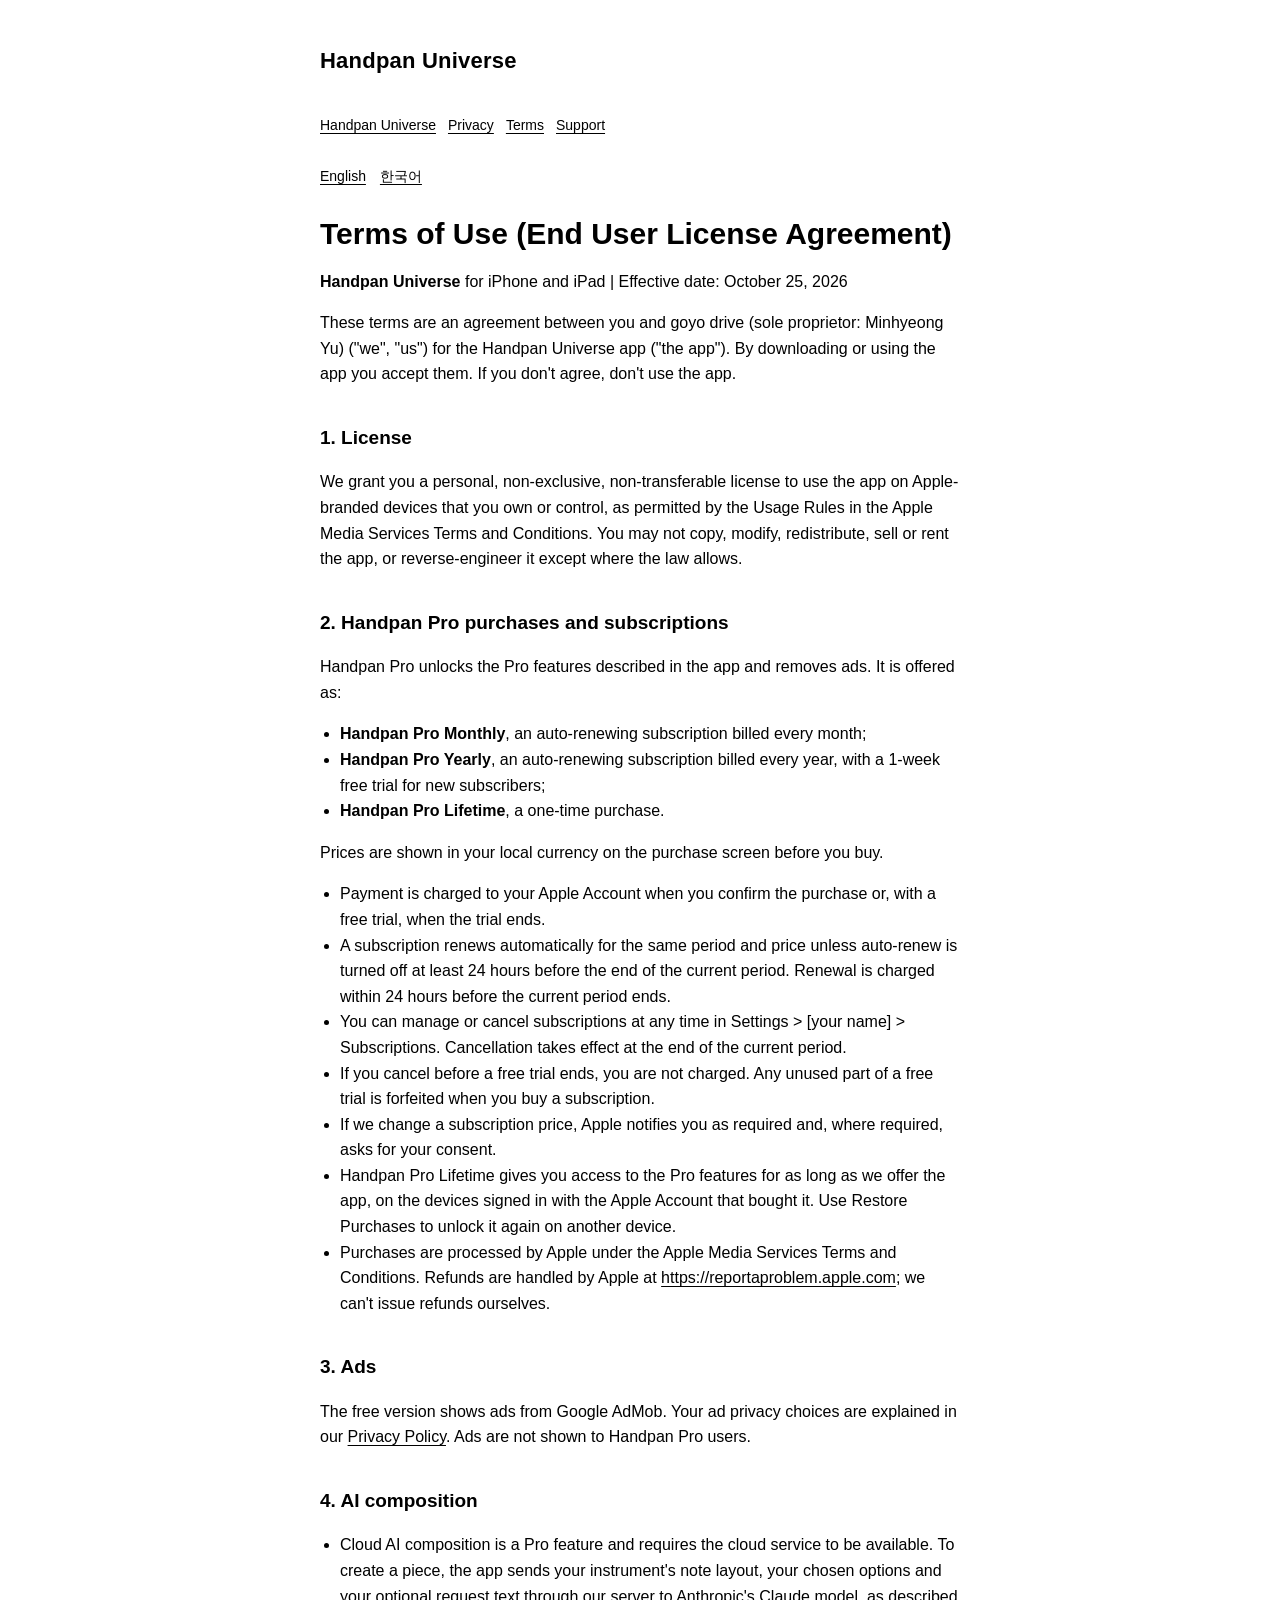
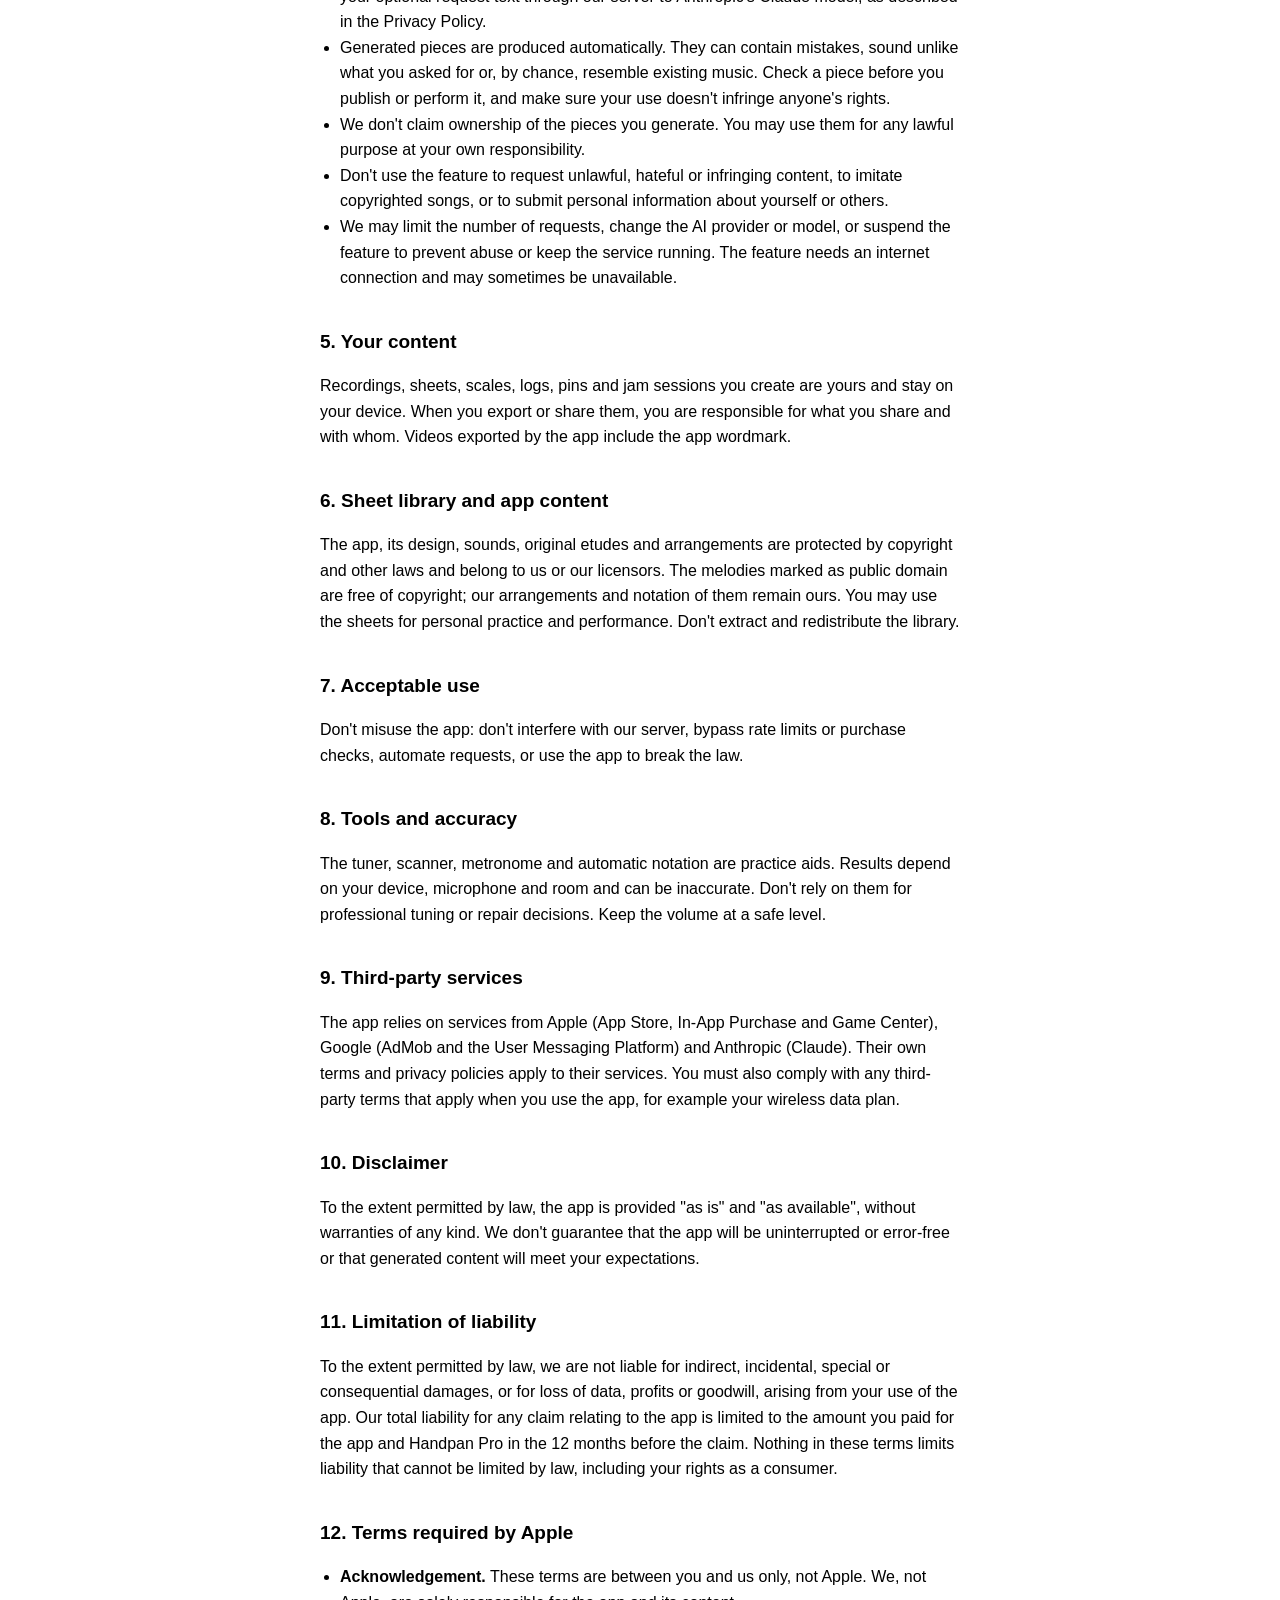
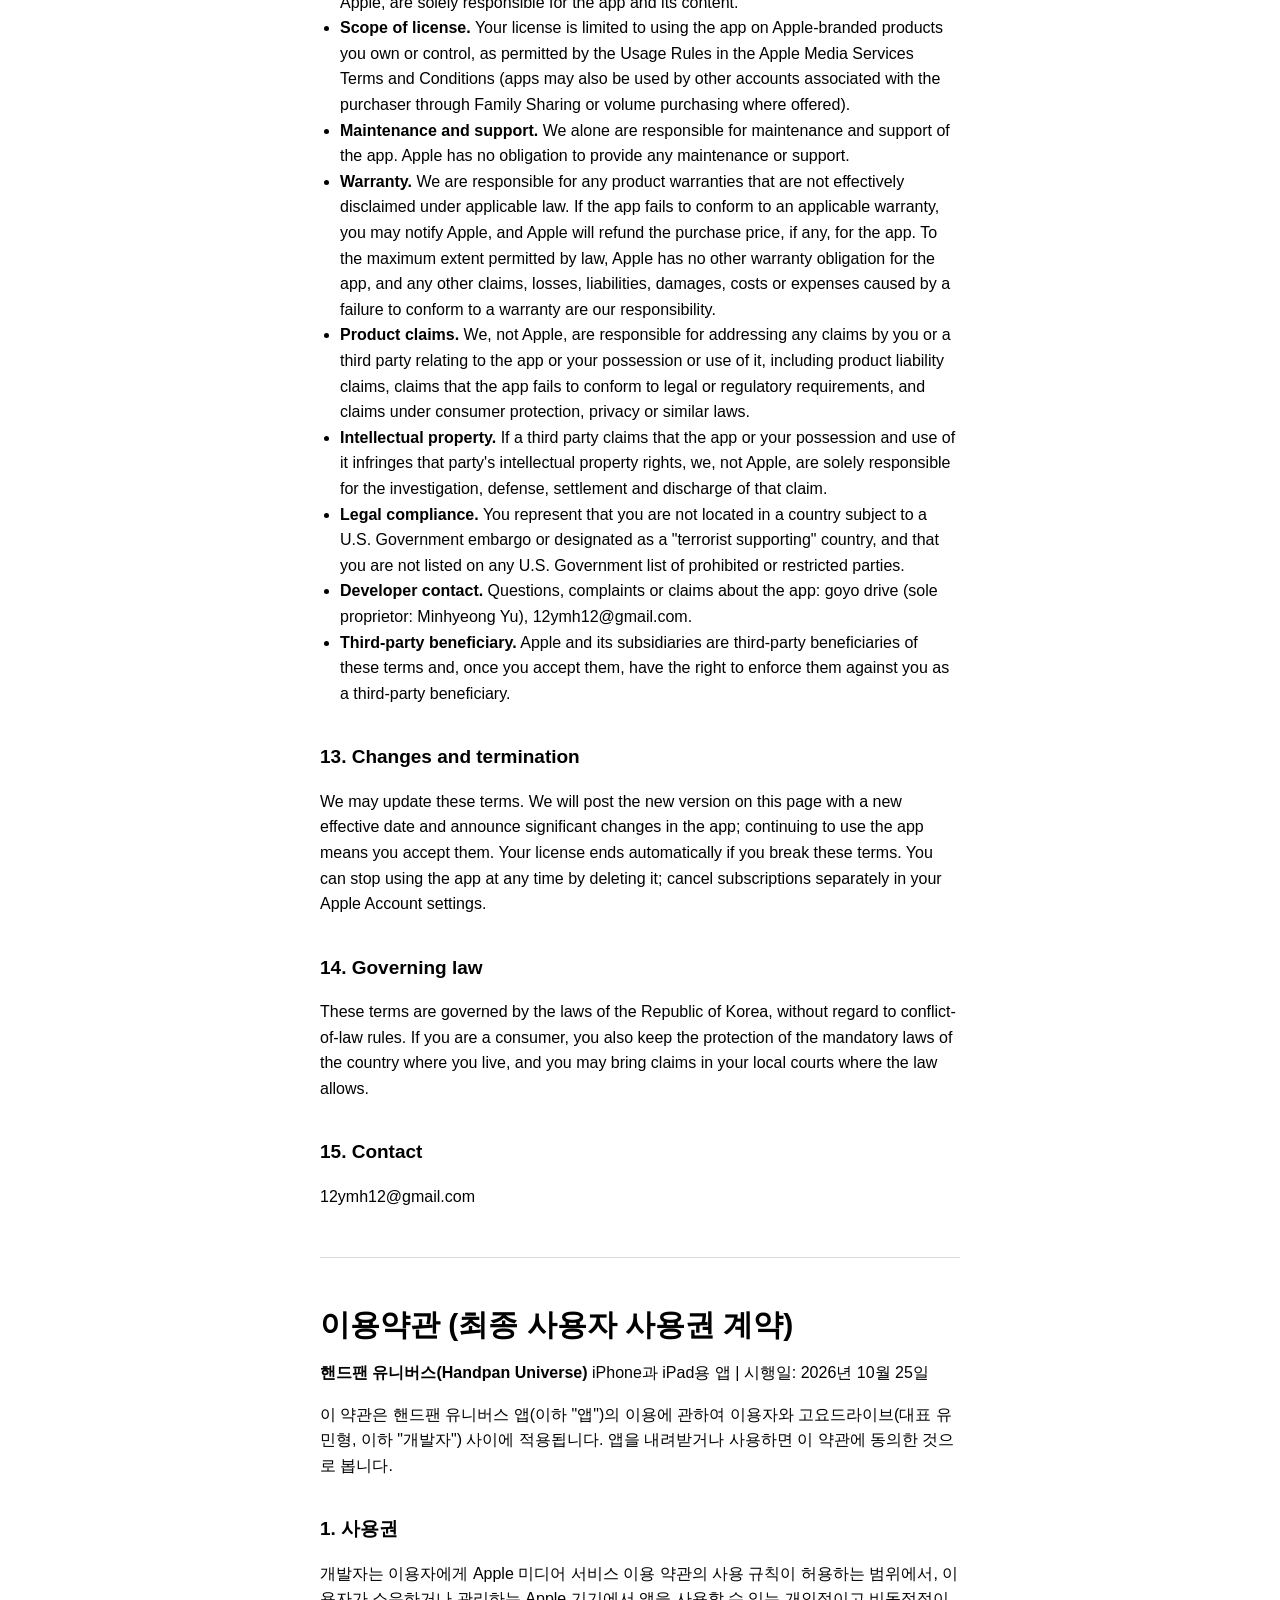
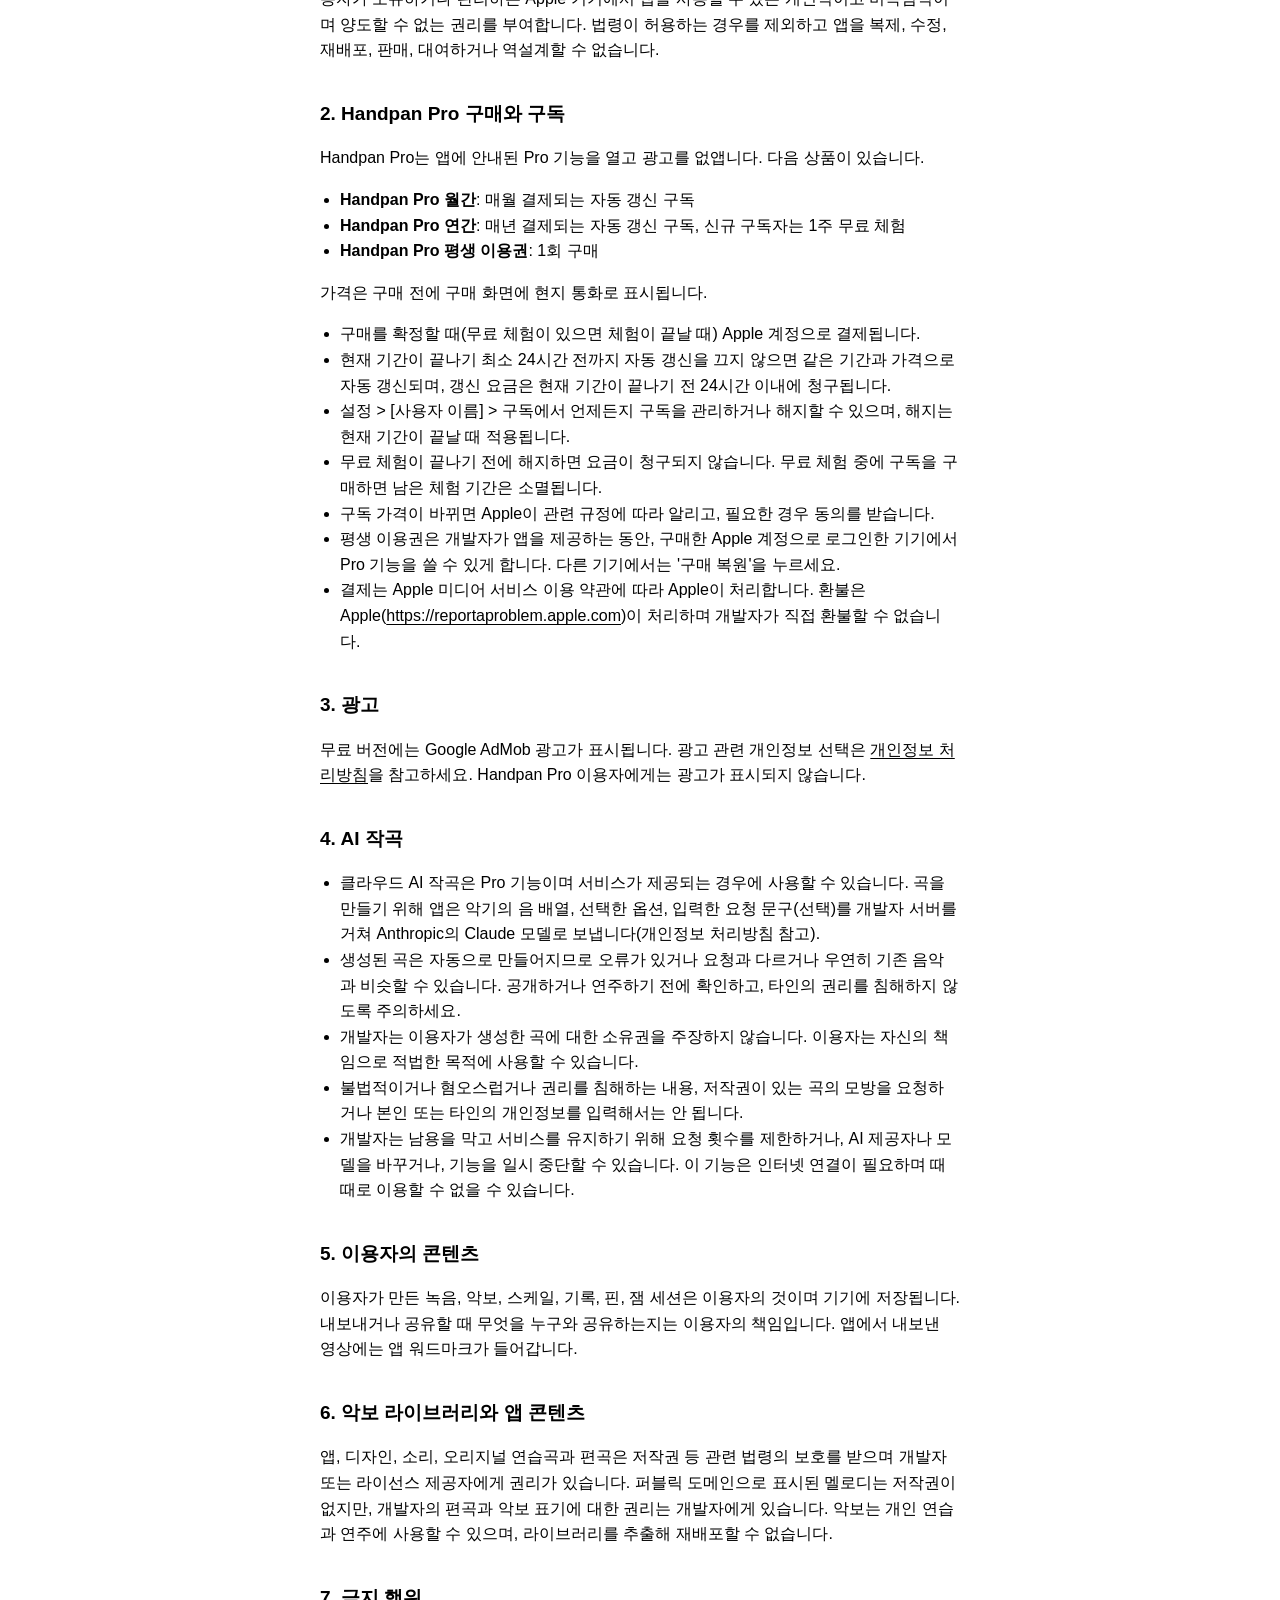
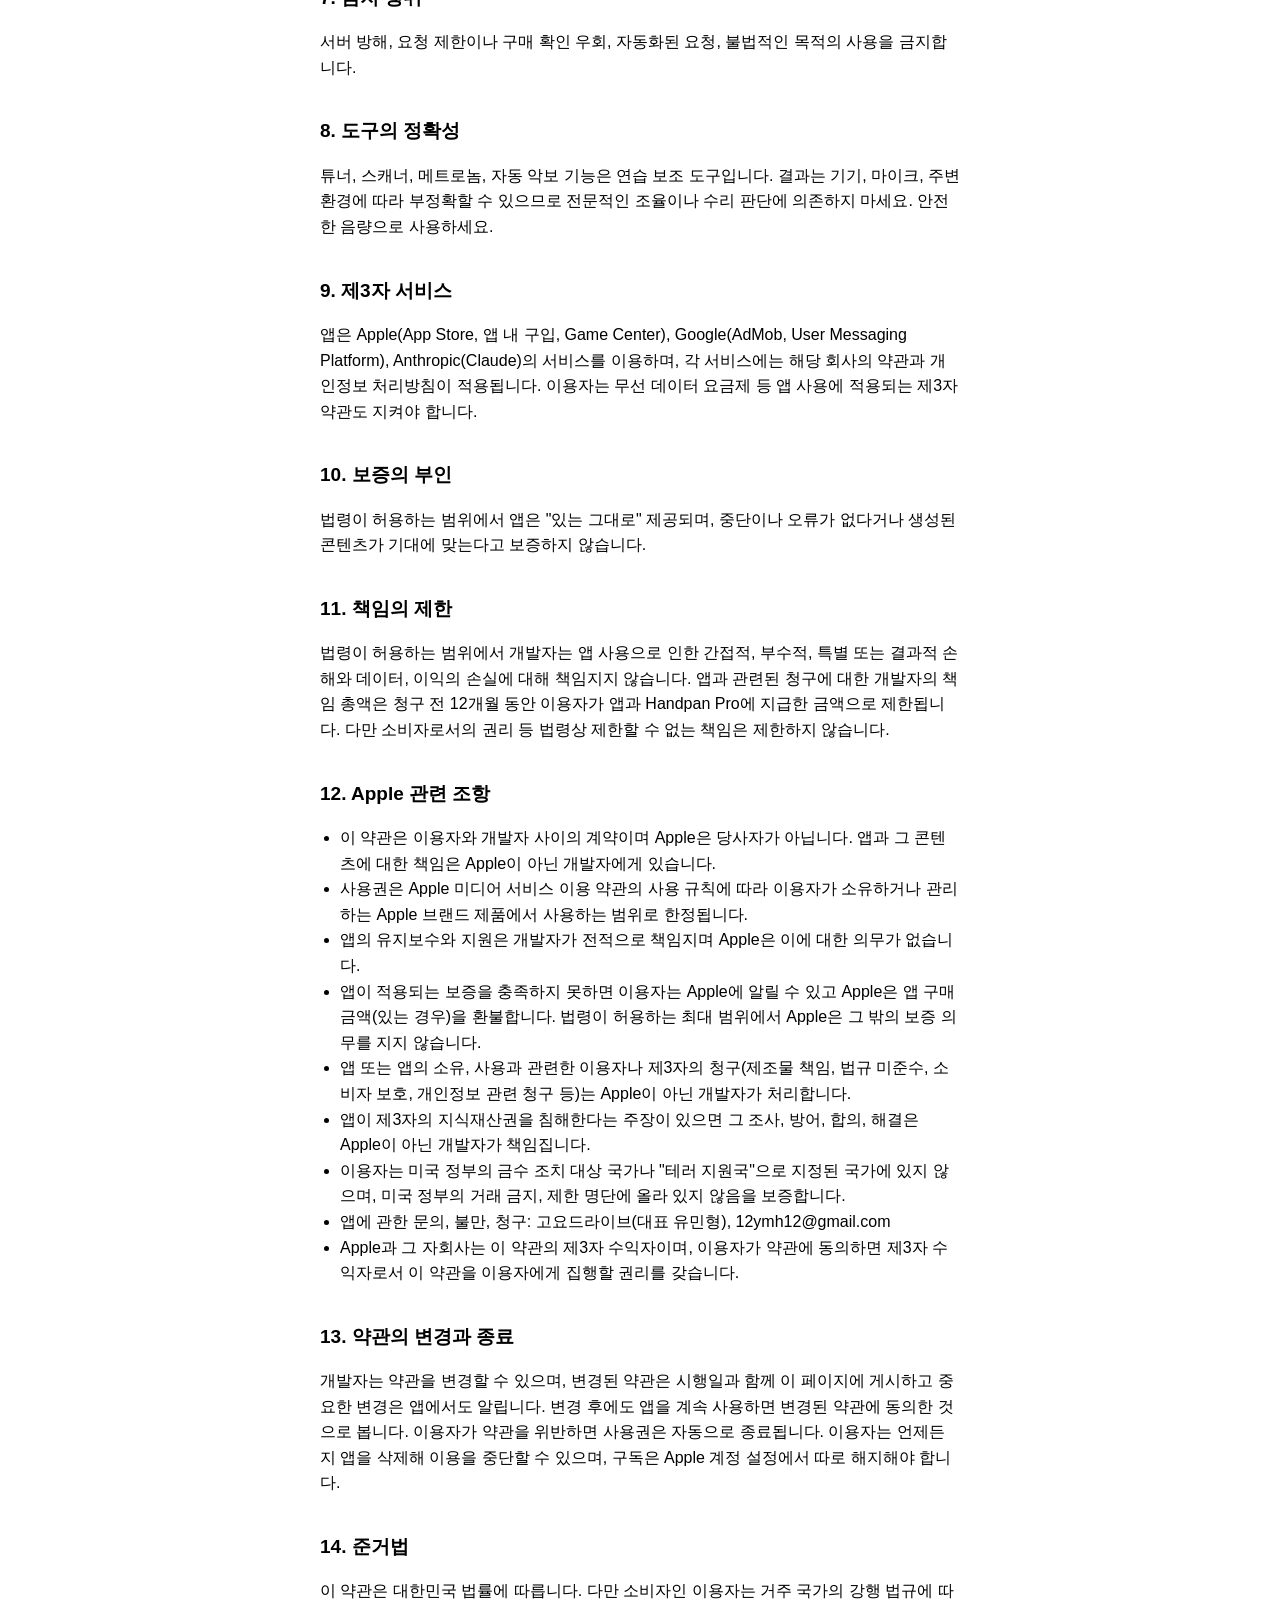
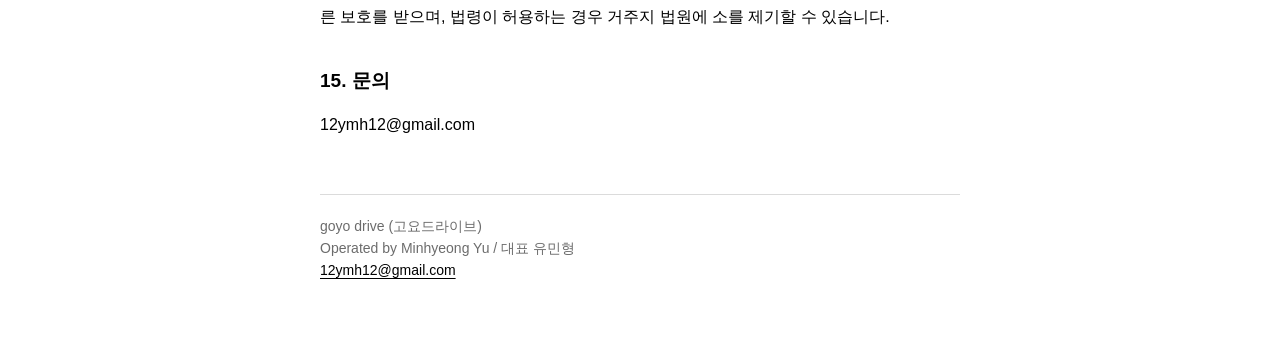
<file: handpan/terms/index.html>
<!doctype html>
<html lang="en">
<head>
<meta charset="utf-8">
<meta name="viewport" content="width=device-width, initial-scale=1">
<title>Terms of Use | Handpan Universe</title>
<link rel="stylesheet" href="../style.css">
</head>
<body>
<main>
<header><a class="wordmark" href="../">Handpan Universe</a></header>
<nav class="site-nav"><a href="../">Handpan Universe</a><a href="../privacy/">Privacy</a><a href="../terms/">Terms</a><a href="../support/">Support</a></nav>
<nav class="lang"><a href="#en">English</a><a href="#ko">한국어</a></nav>
<section id="en">
<h1>Terms of Use (End User License Agreement)</h1>
<p><strong>Handpan Universe</strong> for iPhone and iPad | Effective date: October 25, 2026</p>
<p>These terms are an agreement between you and goyo drive (sole proprietor: Minhyeong Yu) ("we", "us") for the Handpan Universe app ("the app"). By downloading or using the app you accept them. If you don't agree, don't use the app.</p>
<h2>1. License</h2>
<p>We grant you a personal, non-exclusive, non-transferable license to use the app on Apple-branded devices that you own or control, as permitted by the Usage Rules in the Apple Media Services Terms and Conditions. You may not copy, modify, redistribute, sell or rent the app, or reverse-engineer it except where the law allows.</p>
<h2>2. Handpan Pro purchases and subscriptions</h2>
<p>Handpan Pro unlocks the Pro features described in the app and removes ads. It is offered as:</p>
<ul>
<li><strong>Handpan Pro Monthly</strong>, an auto-renewing subscription billed every month;</li>
<li><strong>Handpan Pro Yearly</strong>, an auto-renewing subscription billed every year, with a 1-week free trial for new subscribers;</li>
<li><strong>Handpan Pro Lifetime</strong>, a one-time purchase.</li>
</ul>
<p>Prices are shown in your local currency on the purchase screen before you buy.</p>
<ul>
<li>Payment is charged to your Apple Account when you confirm the purchase or, with a free trial, when the trial ends.</li>
<li>A subscription renews automatically for the same period and price unless auto-renew is turned off at least 24 hours before the end of the current period. Renewal is charged within 24 hours before the current period ends.</li>
<li>You can manage or cancel subscriptions at any time in Settings &gt; [your name] &gt; Subscriptions. Cancellation takes effect at the end of the current period.</li>
<li>If you cancel before a free trial ends, you are not charged. Any unused part of a free trial is forfeited when you buy a subscription.</li>
<li>If we change a subscription price, Apple notifies you as required and, where required, asks for your consent.</li>
<li>Handpan Pro Lifetime gives you access to the Pro features for as long as we offer the app, on the devices signed in with the Apple Account that bought it. Use Restore Purchases to unlock it again on another device.</li>
<li>Purchases are processed by Apple under the Apple Media Services Terms and Conditions. Refunds are handled by Apple at <a href="https://reportaproblem.apple.com">https://reportaproblem.apple.com</a>; we can't issue refunds ourselves.</li>
</ul>
<h2>3. Ads</h2>
<p>The free version shows ads from Google AdMob. Your ad privacy choices are explained in our <a href="https://goyo-drive.github.io/handpan/privacy/">Privacy Policy</a>. Ads are not shown to Handpan Pro users.</p>
<h2>4. AI composition</h2>
<ul>
<li>Cloud AI composition is a Pro feature and requires the cloud service to be available. To create a piece, the app sends your instrument's note layout, your chosen options and your optional request text through our server to Anthropic's Claude model, as described in the Privacy Policy.</li>
<li>Generated pieces are produced automatically. They can contain mistakes, sound unlike what you asked for or, by chance, resemble existing music. Check a piece before you publish or perform it, and make sure your use doesn't infringe anyone's rights.</li>
<li>We don't claim ownership of the pieces you generate. You may use them for any lawful purpose at your own responsibility.</li>
<li>Don't use the feature to request unlawful, hateful or infringing content, to imitate copyrighted songs, or to submit personal information about yourself or others.</li>
<li>We may limit the number of requests, change the AI provider or model, or suspend the feature to prevent abuse or keep the service running. The feature needs an internet connection and may sometimes be unavailable.</li>
</ul>
<h2>5. Your content</h2>
<p>Recordings, sheets, scales, logs, pins and jam sessions you create are yours and stay on your device. When you export or share them, you are responsible for what you share and with whom. Videos exported by the app include the app wordmark.</p>
<h2>6. Sheet library and app content</h2>
<p>The app, its design, sounds, original etudes and arrangements are protected by copyright and other laws and belong to us or our licensors. The melodies marked as public domain are free of copyright; our arrangements and notation of them remain ours. You may use the sheets for personal practice and performance. Don't extract and redistribute the library.</p>
<h2>7. Acceptable use</h2>
<p>Don't misuse the app: don't interfere with our server, bypass rate limits or purchase checks, automate requests, or use the app to break the law.</p>
<h2>8. Tools and accuracy</h2>
<p>The tuner, scanner, metronome and automatic notation are practice aids. Results depend on your device, microphone and room and can be inaccurate. Don't rely on them for professional tuning or repair decisions. Keep the volume at a safe level.</p>
<h2>9. Third-party services</h2>
<p>The app relies on services from Apple (App Store, In-App Purchase and Game Center), Google (AdMob and the User Messaging Platform) and Anthropic (Claude). Their own terms and privacy policies apply to their services. You must also comply with any third-party terms that apply when you use the app, for example your wireless data plan.</p>
<h2>10. Disclaimer</h2>
<p>To the extent permitted by law, the app is provided "as is" and "as available", without warranties of any kind. We don't guarantee that the app will be uninterrupted or error-free or that generated content will meet your expectations.</p>
<h2>11. Limitation of liability</h2>
<p>To the extent permitted by law, we are not liable for indirect, incidental, special or consequential damages, or for loss of data, profits or goodwill, arising from your use of the app. Our total liability for any claim relating to the app is limited to the amount you paid for the app and Handpan Pro in the 12 months before the claim. Nothing in these terms limits liability that cannot be limited by law, including your rights as a consumer.</p>
<h2>12. Terms required by Apple</h2>
<ul>
<li><strong>Acknowledgement.</strong> These terms are between you and us only, not Apple. We, not Apple, are solely responsible for the app and its content.</li>
<li><strong>Scope of license.</strong> Your license is limited to using the app on Apple-branded products you own or control, as permitted by the Usage Rules in the Apple Media Services Terms and Conditions (apps may also be used by other accounts associated with the purchaser through Family Sharing or volume purchasing where offered).</li>
<li><strong>Maintenance and support.</strong> We alone are responsible for maintenance and support of the app. Apple has no obligation to provide any maintenance or support.</li>
<li><strong>Warranty.</strong> We are responsible for any product warranties that are not effectively disclaimed under applicable law. If the app fails to conform to an applicable warranty, you may notify Apple, and Apple will refund the purchase price, if any, for the app. To the maximum extent permitted by law, Apple has no other warranty obligation for the app, and any other claims, losses, liabilities, damages, costs or expenses caused by a failure to conform to a warranty are our responsibility.</li>
<li><strong>Product claims.</strong> We, not Apple, are responsible for addressing any claims by you or a third party relating to the app or your possession or use of it, including product liability claims, claims that the app fails to conform to legal or regulatory requirements, and claims under consumer protection, privacy or similar laws.</li>
<li><strong>Intellectual property.</strong> If a third party claims that the app or your possession and use of it infringes that party's intellectual property rights, we, not Apple, are solely responsible for the investigation, defense, settlement and discharge of that claim.</li>
<li><strong>Legal compliance.</strong> You represent that you are not located in a country subject to a U.S. Government embargo or designated as a "terrorist supporting" country, and that you are not listed on any U.S. Government list of prohibited or restricted parties.</li>
<li><strong>Developer contact.</strong> Questions, complaints or claims about the app: goyo drive (sole proprietor: Minhyeong Yu), 12ymh12@gmail.com.</li>
<li><strong>Third-party beneficiary.</strong> Apple and its subsidiaries are third-party beneficiaries of these terms and, once you accept them, have the right to enforce them against you as a third-party beneficiary.</li>
</ul>
<h2>13. Changes and termination</h2>
<p>We may update these terms. We will post the new version on this page with a new effective date and announce significant changes in the app; continuing to use the app means you accept them. Your license ends automatically if you break these terms. You can stop using the app at any time by deleting it; cancel subscriptions separately in your Apple Account settings.</p>
<h2>14. Governing law</h2>
<p>These terms are governed by the laws of the Republic of Korea, without regard to conflict-of-law rules. If you are a consumer, you also keep the protection of the mandatory laws of the country where you live, and you may bring claims in your local courts where the law allows.</p>
<h2>15. Contact</h2>
<p>12ymh12@gmail.com</p>
</section>
<hr>
<section id="ko" lang="ko">
<h1>이용약관 (최종 사용자 사용권 계약)</h1>
<p><strong>핸드팬 유니버스(Handpan Universe)</strong> iPhone과 iPad용 앱 | 시행일: 2026년 10월 25일</p>
<p>이 약관은 핸드팬 유니버스 앱(이하 "앱")의 이용에 관하여 이용자와 고요드라이브(대표 유민형, 이하 "개발자") 사이에 적용됩니다. 앱을 내려받거나 사용하면 이 약관에 동의한 것으로 봅니다.</p>
<h2>1. 사용권</h2>
<p>개발자는 이용자에게 Apple 미디어 서비스 이용 약관의 사용 규칙이 허용하는 범위에서, 이용자가 소유하거나 관리하는 Apple 기기에서 앱을 사용할 수 있는 개인적이고 비독점적이며 양도할 수 없는 권리를 부여합니다. 법령이 허용하는 경우를 제외하고 앱을 복제, 수정, 재배포, 판매, 대여하거나 역설계할 수 없습니다.</p>
<h2>2. Handpan Pro 구매와 구독</h2>
<p>Handpan Pro는 앱에 안내된 Pro 기능을 열고 광고를 없앱니다. 다음 상품이 있습니다.</p>
<ul>
<li><strong>Handpan Pro 월간</strong>: 매월 결제되는 자동 갱신 구독</li>
<li><strong>Handpan Pro 연간</strong>: 매년 결제되는 자동 갱신 구독, 신규 구독자는 1주 무료 체험</li>
<li><strong>Handpan Pro 평생 이용권</strong>: 1회 구매</li>
</ul>
<p>가격은 구매 전에 구매 화면에 현지 통화로 표시됩니다.</p>
<ul>
<li>구매를 확정할 때(무료 체험이 있으면 체험이 끝날 때) Apple 계정으로 결제됩니다.</li>
<li>현재 기간이 끝나기 최소 24시간 전까지 자동 갱신을 끄지 않으면 같은 기간과 가격으로 자동 갱신되며, 갱신 요금은 현재 기간이 끝나기 전 24시간 이내에 청구됩니다.</li>
<li>설정 &gt; [사용자 이름] &gt; 구독에서 언제든지 구독을 관리하거나 해지할 수 있으며, 해지는 현재 기간이 끝날 때 적용됩니다.</li>
<li>무료 체험이 끝나기 전에 해지하면 요금이 청구되지 않습니다. 무료 체험 중에 구독을 구매하면 남은 체험 기간은 소멸됩니다.</li>
<li>구독 가격이 바뀌면 Apple이 관련 규정에 따라 알리고, 필요한 경우 동의를 받습니다.</li>
<li>평생 이용권은 개발자가 앱을 제공하는 동안, 구매한 Apple 계정으로 로그인한 기기에서 Pro 기능을 쓸 수 있게 합니다. 다른 기기에서는 '구매 복원'을 누르세요.</li>
<li>결제는 Apple 미디어 서비스 이용 약관에 따라 Apple이 처리합니다. 환불은 Apple(<a href="https://reportaproblem.apple.com">https://reportaproblem.apple.com</a>)이 처리하며 개발자가 직접 환불할 수 없습니다.</li>
</ul>
<h2>3. 광고</h2>
<p>무료 버전에는 Google AdMob 광고가 표시됩니다. 광고 관련 개인정보 선택은 <a href="https://goyo-drive.github.io/handpan/privacy/#ko">개인정보 처리방침</a>을 참고하세요. Handpan Pro 이용자에게는 광고가 표시되지 않습니다.</p>
<h2>4. AI 작곡</h2>
<ul>
<li>클라우드 AI 작곡은 Pro 기능이며 서비스가 제공되는 경우에 사용할 수 있습니다. 곡을 만들기 위해 앱은 악기의 음 배열, 선택한 옵션, 입력한 요청 문구(선택)를 개발자 서버를 거쳐 Anthropic의 Claude 모델로 보냅니다(개인정보 처리방침 참고).</li>
<li>생성된 곡은 자동으로 만들어지므로 오류가 있거나 요청과 다르거나 우연히 기존 음악과 비슷할 수 있습니다. 공개하거나 연주하기 전에 확인하고, 타인의 권리를 침해하지 않도록 주의하세요.</li>
<li>개발자는 이용자가 생성한 곡에 대한 소유권을 주장하지 않습니다. 이용자는 자신의 책임으로 적법한 목적에 사용할 수 있습니다.</li>
<li>불법적이거나 혐오스럽거나 권리를 침해하는 내용, 저작권이 있는 곡의 모방을 요청하거나 본인 또는 타인의 개인정보를 입력해서는 안 됩니다.</li>
<li>개발자는 남용을 막고 서비스를 유지하기 위해 요청 횟수를 제한하거나, AI 제공자나 모델을 바꾸거나, 기능을 일시 중단할 수 있습니다. 이 기능은 인터넷 연결이 필요하며 때때로 이용할 수 없을 수 있습니다.</li>
</ul>
<h2>5. 이용자의 콘텐츠</h2>
<p>이용자가 만든 녹음, 악보, 스케일, 기록, 핀, 잼 세션은 이용자의 것이며 기기에 저장됩니다. 내보내거나 공유할 때 무엇을 누구와 공유하는지는 이용자의 책임입니다. 앱에서 내보낸 영상에는 앱 워드마크가 들어갑니다.</p>
<h2>6. 악보 라이브러리와 앱 콘텐츠</h2>
<p>앱, 디자인, 소리, 오리지널 연습곡과 편곡은 저작권 등 관련 법령의 보호를 받으며 개발자 또는 라이선스 제공자에게 권리가 있습니다. 퍼블릭 도메인으로 표시된 멜로디는 저작권이 없지만, 개발자의 편곡과 악보 표기에 대한 권리는 개발자에게 있습니다. 악보는 개인 연습과 연주에 사용할 수 있으며, 라이브러리를 추출해 재배포할 수 없습니다.</p>
<h2>7. 금지 행위</h2>
<p>서버 방해, 요청 제한이나 구매 확인 우회, 자동화된 요청, 불법적인 목적의 사용을 금지합니다.</p>
<h2>8. 도구의 정확성</h2>
<p>튜너, 스캐너, 메트로놈, 자동 악보 기능은 연습 보조 도구입니다. 결과는 기기, 마이크, 주변 환경에 따라 부정확할 수 있으므로 전문적인 조율이나 수리 판단에 의존하지 마세요. 안전한 음량으로 사용하세요.</p>
<h2>9. 제3자 서비스</h2>
<p>앱은 Apple(App Store, 앱 내 구입, Game Center), Google(AdMob, User Messaging Platform), Anthropic(Claude)의 서비스를 이용하며, 각 서비스에는 해당 회사의 약관과 개인정보 처리방침이 적용됩니다. 이용자는 무선 데이터 요금제 등 앱 사용에 적용되는 제3자 약관도 지켜야 합니다.</p>
<h2>10. 보증의 부인</h2>
<p>법령이 허용하는 범위에서 앱은 "있는 그대로" 제공되며, 중단이나 오류가 없다거나 생성된 콘텐츠가 기대에 맞는다고 보증하지 않습니다.</p>
<h2>11. 책임의 제한</h2>
<p>법령이 허용하는 범위에서 개발자는 앱 사용으로 인한 간접적, 부수적, 특별 또는 결과적 손해와 데이터, 이익의 손실에 대해 책임지지 않습니다. 앱과 관련된 청구에 대한 개발자의 책임 총액은 청구 전 12개월 동안 이용자가 앱과 Handpan Pro에 지급한 금액으로 제한됩니다. 다만 소비자로서의 권리 등 법령상 제한할 수 없는 책임은 제한하지 않습니다.</p>
<h2>12. Apple 관련 조항</h2>
<ul>
<li>이 약관은 이용자와 개발자 사이의 계약이며 Apple은 당사자가 아닙니다. 앱과 그 콘텐츠에 대한 책임은 Apple이 아닌 개발자에게 있습니다.</li>
<li>사용권은 Apple 미디어 서비스 이용 약관의 사용 규칙에 따라 이용자가 소유하거나 관리하는 Apple 브랜드 제품에서 사용하는 범위로 한정됩니다.</li>
<li>앱의 유지보수와 지원은 개발자가 전적으로 책임지며 Apple은 이에 대한 의무가 없습니다.</li>
<li>앱이 적용되는 보증을 충족하지 못하면 이용자는 Apple에 알릴 수 있고 Apple은 앱 구매 금액(있는 경우)을 환불합니다. 법령이 허용하는 최대 범위에서 Apple은 그 밖의 보증 의무를 지지 않습니다.</li>
<li>앱 또는 앱의 소유, 사용과 관련한 이용자나 제3자의 청구(제조물 책임, 법규 미준수, 소비자 보호, 개인정보 관련 청구 등)는 Apple이 아닌 개발자가 처리합니다.</li>
<li>앱이 제3자의 지식재산권을 침해한다는 주장이 있으면 그 조사, 방어, 합의, 해결은 Apple이 아닌 개발자가 책임집니다.</li>
<li>이용자는 미국 정부의 금수 조치 대상 국가나 "테러 지원국"으로 지정된 국가에 있지 않으며, 미국 정부의 거래 금지, 제한 명단에 올라 있지 않음을 보증합니다.</li>
<li>앱에 관한 문의, 불만, 청구: 고요드라이브(대표 유민형), 12ymh12@gmail.com</li>
<li>Apple과 그 자회사는 이 약관의 제3자 수익자이며, 이용자가 약관에 동의하면 제3자 수익자로서 이 약관을 이용자에게 집행할 권리를 갖습니다.</li>
</ul>
<h2>13. 약관의 변경과 종료</h2>
<p>개발자는 약관을 변경할 수 있으며, 변경된 약관은 시행일과 함께 이 페이지에 게시하고 중요한 변경은 앱에서도 알립니다. 변경 후에도 앱을 계속 사용하면 변경된 약관에 동의한 것으로 봅니다. 이용자가 약관을 위반하면 사용권은 자동으로 종료됩니다. 이용자는 언제든지 앱을 삭제해 이용을 중단할 수 있으며, 구독은 Apple 계정 설정에서 따로 해지해야 합니다.</p>
<h2>14. 준거법</h2>
<p>이 약관은 대한민국 법률에 따릅니다. 다만 소비자인 이용자는 거주 국가의 강행 법규에 따른 보호를 받으며, 법령이 허용하는 경우 거주지 법원에 소를 제기할 수 있습니다.</p>
<h2>15. 문의</h2>
<p>12ymh12@gmail.com</p>
</section>
<footer>goyo drive (고요드라이브)<br>Operated by Minhyeong Yu / 대표 유민형<br><a href="mailto:12ymh12@gmail.com">12ymh12@gmail.com</a></footer>
</main>
</body>
</html>
</file>
<file: fewshot/style.css>
/* Fewshot 소개·정책 페이지. 앱과 같은 흑백 톤. */
:root {
  --ink: #000;
  --paper: #fff;
  --muted: rgba(0, 0, 0, 0.58);
  --rule: rgba(0, 0, 0, 0.14);
  color-scheme: light dark;
}
@media (prefers-color-scheme: dark) {
  :root { --ink: #fff; --paper: #000; --muted: rgba(255, 255, 255, 0.6); --rule: rgba(255, 255, 255, 0.16); }
}
* { box-sizing: border-box; }
body {
  margin: 0;
  background: var(--paper);
  color: var(--ink);
  font: 16px/1.6 -apple-system, BlinkMacSystemFont, "SF Pro Text", "Apple SD Gothic Neo", "Helvetica Neue", sans-serif;
  -webkit-font-smoothing: antialiased;
}
main { max-width: 680px; margin: 0 auto; padding: 48px 20px 80px; }
header { display: flex; align-items: center; gap: 14px; margin-bottom: 40px; }
header img { width: 56px; height: 56px; border-radius: 13px; }
header a { color: inherit; text-decoration: none; }
.wordmark { font: 600 22px/1.2 -apple-system, "SF Pro Display", sans-serif; font-stretch: expanded; letter-spacing: 0.01em; }
h1 { font-size: 30px; line-height: 1.25; margin: 0 0 8px; font-weight: 600; font-stretch: expanded; }
h2 { font-size: 19px; margin: 36px 0 8px; font-weight: 600; }
h3 { font-size: 16px; margin: 24px 0 4px; font-weight: 600; }
p, li { color: var(--ink); }
.muted, .meta { color: var(--muted); }
.meta { font-size: 14px; }
a { color: var(--ink); text-underline-offset: 3px; }
hr { border: 0; border-top: 1px solid var(--rule); margin: 48px 0; }
ul { padding-left: 20px; }
nav.lang { font-size: 14px; margin-bottom: 28px; }
nav.lang a { margin-right: 14px; }
.links { display: flex; flex-wrap: wrap; gap: 10px; margin: 24px 0; }
.links a {
  border: 1px solid var(--rule); border-radius: 12px; padding: 10px 16px;
  text-decoration: none; font-weight: 600; font-size: 15px;
}
.links a.primary { background: var(--ink); color: var(--paper); border-color: var(--ink); }
footer { margin-top: 56px; padding-top: 20px; border-top: 1px solid var(--rule); font-size: 14px; color: var(--muted); }
</file>
<file: handpan/style.css>
/* Fewshot 소개·정책 페이지. 앱과 같은 흑백 톤. */
:root {
  --ink: #000;
  --paper: #fff;
  --muted: rgba(0, 0, 0, 0.58);
  --rule: rgba(0, 0, 0, 0.14);
  color-scheme: light dark;
}
@media (prefers-color-scheme: dark) {
  :root { --ink: #fff; --paper: #000; --muted: rgba(255, 255, 255, 0.6); --rule: rgba(255, 255, 255, 0.16); }
}
* { box-sizing: border-box; }
body {
  margin: 0;
  background: var(--paper);
  color: var(--ink);
  font: 16px/1.6 -apple-system, BlinkMacSystemFont, "SF Pro Text", "Apple SD Gothic Neo", "Helvetica Neue", sans-serif;
  -webkit-font-smoothing: antialiased;
}
main { max-width: 680px; margin: 0 auto; padding: 48px 20px 80px; }
header { display: flex; align-items: center; gap: 14px; margin-bottom: 40px; }
header img { width: 56px; height: 56px; border-radius: 13px; }
header a { color: inherit; text-decoration: none; }
.wordmark { font: 600 22px/1.2 -apple-system, "SF Pro Display", sans-serif; font-stretch: expanded; letter-spacing: 0.01em; }
h1 { font-size: 30px; line-height: 1.25; margin: 0 0 8px; font-weight: 600; font-stretch: expanded; }
h2 { font-size: 19px; margin: 36px 0 8px; font-weight: 600; }
h3 { font-size: 16px; margin: 24px 0 4px; font-weight: 600; }
p, li { color: var(--ink); }
.muted, .meta { color: var(--muted); }
.meta { font-size: 14px; }
a { color: var(--ink); text-underline-offset: 3px; }
hr { border: 0; border-top: 1px solid var(--rule); margin: 48px 0; }
ul { padding-left: 20px; }
nav.lang { font-size: 14px; margin-bottom: 28px; }
nav.lang a { margin-right: 14px; }
.links { display: flex; flex-wrap: wrap; gap: 10px; margin: 24px 0; }
.links a {
  border: 1px solid var(--rule); border-radius: 12px; padding: 10px 16px;
  text-decoration: none; font-weight: 600; font-size: 15px;
}
.links a.primary { background: var(--ink); color: var(--paper); border-color: var(--ink); }
footer { margin-top: 56px; padding-top: 20px; border-top: 1px solid var(--rule); font-size: 14px; color: var(--muted); }

/* Handpan policy tables stay readable at narrow widths. */
.table-scroll { overflow-x: auto; margin: 20px 0; }
table { border-collapse: collapse; font-size: 14px; min-width: 540px; width: 100%; }
th, td { border-bottom: 1px solid var(--rule); padding: 10px; text-align: left; vertical-align: top; }
th { font-weight: 600; }
.site-nav { display: flex; flex-wrap: wrap; gap: 12px; font-size: 14px; margin-bottom: 28px; }
.status { border-left: 2px solid var(--rule); padding-left: 14px; }
@media (max-width: 480px) { main { padding-top: 28px; } h1 { font-size: 27px; } }
</file>
